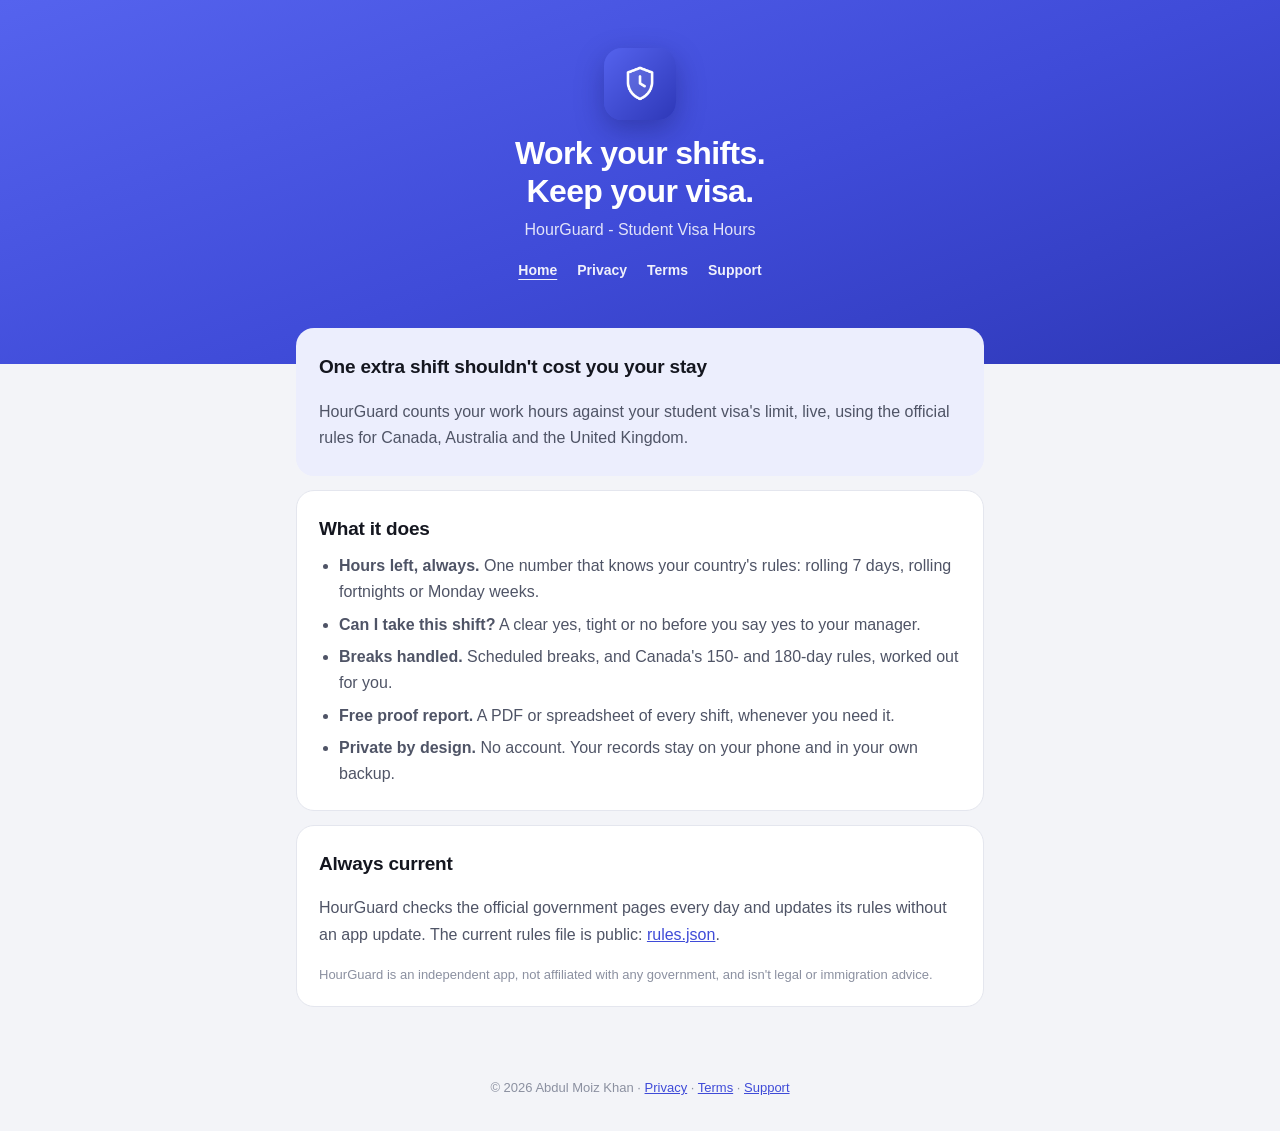
<file: hourguard/index.html>
<!DOCTYPE html>
<html lang="en">
<head>
<meta charset="utf-8">
<meta name="viewport" content="width=device-width, initial-scale=1">
<title>HourGuard - Student Visa Hours</title>
<meta name="description" content="HourGuard counts international students' work hours against their visa limit, live, for Canada, Australia and the UK.">
<link rel="icon" href="icon.png">
<link rel="stylesheet" href="style.css">
</head>
<body>
<header class="hero">
  <img class="tile" src="icon.png" alt="HourGuard icon">
  <h1>Work your shifts.<br>Keep your visa.</h1>
  <p>HourGuard - Student Visa Hours</p>
  <nav style="margin-top:16px"><a href="./" aria-current="page">Home</a><a href="privacy.html">Privacy</a><a href="terms.html">Terms</a><a href="support.html">Support</a></nav>
</header>

<main>
  <section class="card summary">
    <h2>One extra shift shouldn't cost you your stay</h2>
    <p>HourGuard counts your work hours against your student visa's limit, live, using the official rules for Canada, Australia and the United Kingdom.</p>
  </section>

  <section class="card">
    <h2>What it does</h2>
    <ul>
      <li><strong>Hours left, always.</strong> One number that knows your country's rules: rolling 7 days, rolling fortnights or Monday weeks.</li>
      <li><strong>Can I take this shift?</strong> A clear yes, tight or no before you say yes to your manager.</li>
      <li><strong>Breaks handled.</strong> Scheduled breaks, and Canada's 150- and 180-day rules, worked out for you.</li>
      <li><strong>Free proof report.</strong> A PDF or spreadsheet of every shift, whenever you need it.</li>
      <li><strong>Private by design.</strong> No account. Your records stay on your phone and in your own backup.</li>
    </ul>
  </section>

  <section class="card">
    <h2>Always current</h2>
    <p>HourGuard checks the official government pages every day and updates its rules without an app update. The current rules file is public: <a href="rules.json">rules.json</a>.</p>
    <p class="meta">HourGuard is an independent app, not affiliated with any government, and isn't legal or immigration advice.</p>
  </section>
</main>

<footer>&copy; 2026 Abdul Moiz Khan &middot; <a href="privacy.html">Privacy</a> &middot; <a href="terms.html">Terms</a> &middot; <a href="support.html">Support</a></footer>
</body>
</html>
</file>
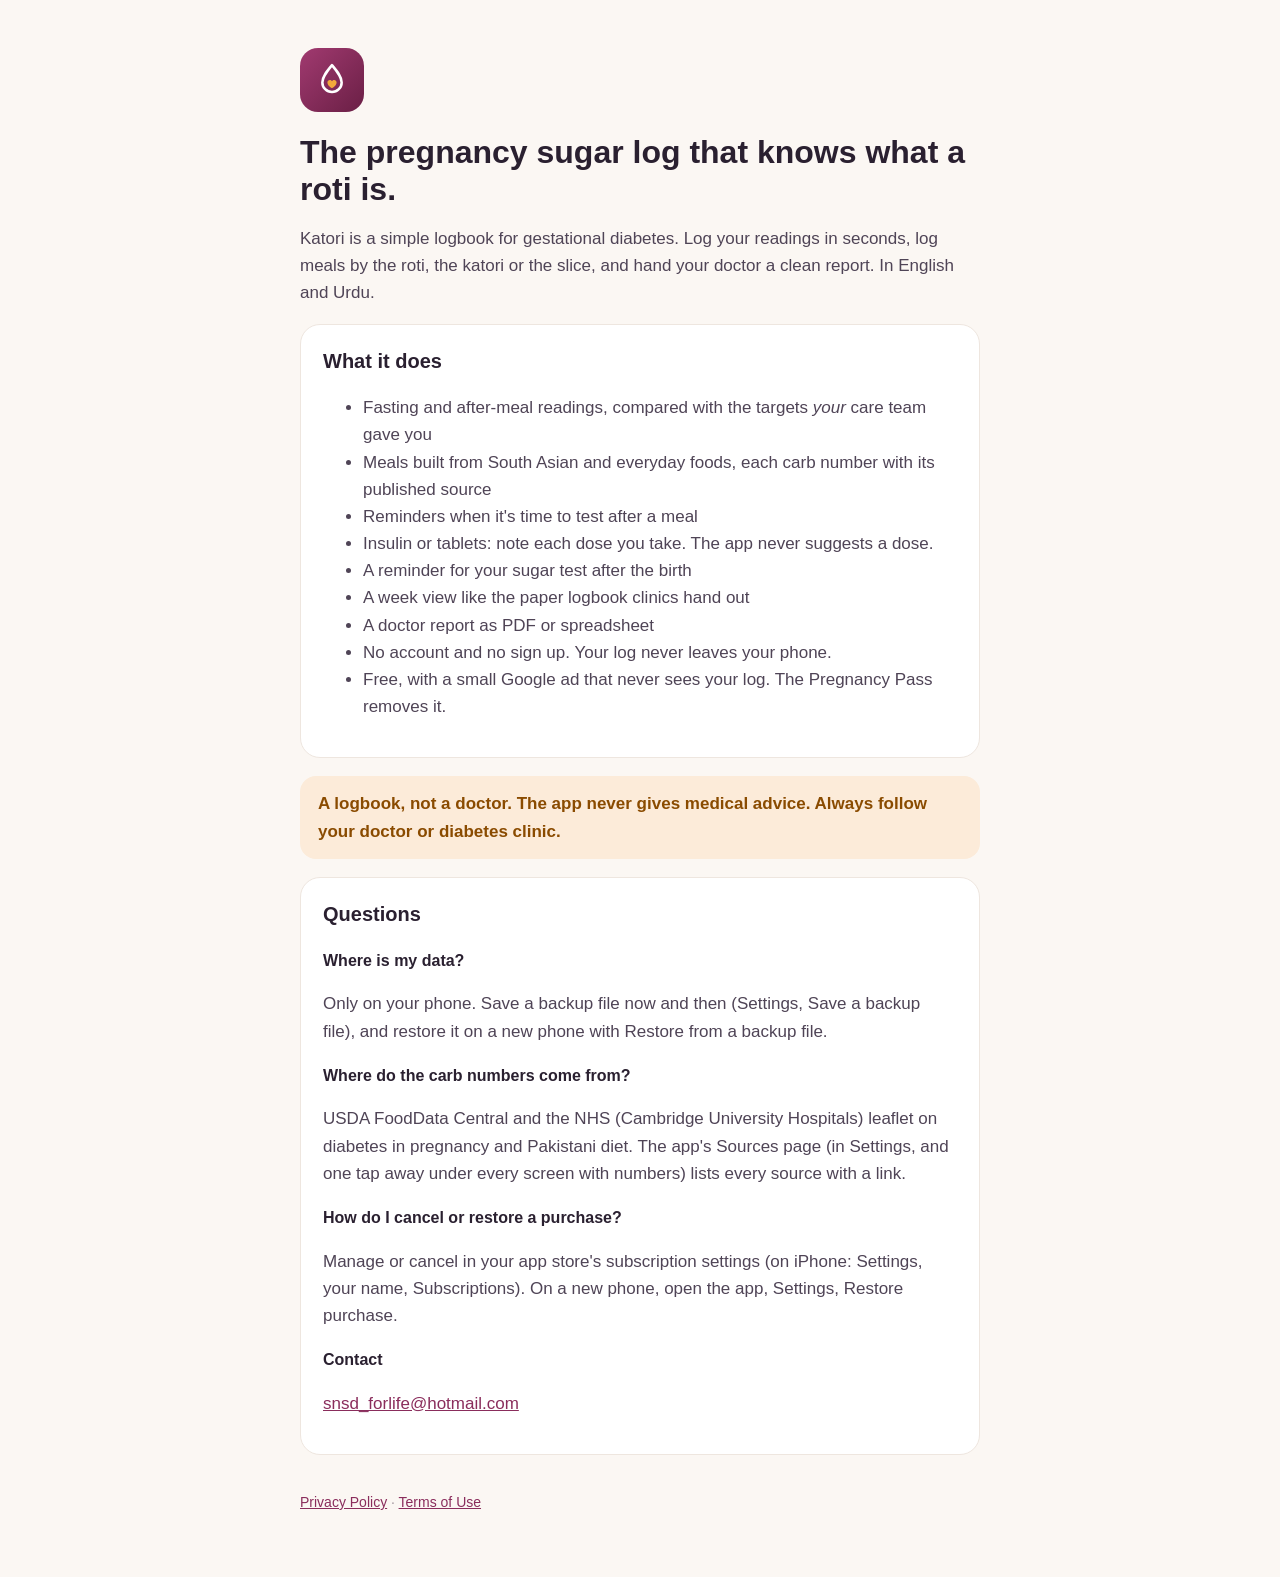
<file: katori/index.html>
<!doctype html>
<html lang="en">
<head>
<meta charset="utf-8">
<meta name="viewport" content="width=device-width, initial-scale=1">
<title>Katori: pregnancy glucose logbook</title>
<link rel="stylesheet" href="style.css">
</head>
<body>
<main>
  <div class="logo"><svg width="38" height="38" viewBox="0 0 24 24"><path d="M12 2.6c3.4 4.1 6.1 7.4 6.1 10.9a6.1 6.1 0 0 1-12.2 0C5.9 10 8.6 6.7 12 2.6z" fill="none" stroke="#fff" stroke-width="1.6" stroke-linejoin="round"/><path d="M12 17.2c-.2 0-2.9-1.7-2.9-3.6 0-.9.7-1.6 1.5-1.6.6 0 1.1.3 1.4.8.3-.5.8-.8 1.4-.8.8 0 1.5.7 1.5 1.6 0 1.9-2.7 3.6-2.9 3.6z" fill="#F2A93B"/></svg></div>
  <h1>The pregnancy sugar log that knows what a roti is.</h1>
  <p>Katori is a simple logbook for gestational diabetes. Log your readings in seconds, log meals by the roti, the katori or the slice, and hand your doctor a clean report. In English and Urdu.</p>

  <section class="card">
    <h2>What it does</h2>
    <ul>
      <li>Fasting and after-meal readings, compared with the targets <em>your</em> care team gave you</li>
      <li>Meals built from South Asian and everyday foods, each carb number with its published source</li>
      <li>Reminders when it's time to test after a meal</li>
      <li>Insulin or tablets: note each dose you take. The app never suggests a dose.</li>
      <li>A reminder for your sugar test after the birth</li>
      <li>A week view like the paper logbook clinics hand out</li>
      <li>A doctor report as PDF or spreadsheet</li>
      <li>No account and no sign up. Your log never leaves your phone.</li>
      <li>Free, with a small Google ad that never sees your log. The Pregnancy Pass removes it.</li>
    </ul>
  </section>

  <p class="note">A logbook, not a doctor. The app never gives medical advice. Always follow your doctor or diabetes clinic.</p>

  <section class="card">
    <h2>Questions</h2>
    <h3>Where is my data?</h3>
    <p>Only on your phone. Save a backup file now and then (Settings, Save a backup file), and restore it on a new phone with Restore from a backup file.</p>
    <h3>Where do the carb numbers come from?</h3>
    <p>USDA FoodData Central and the NHS (Cambridge University Hospitals) leaflet on diabetes in pregnancy and Pakistani diet. The app's Sources page (in Settings, and one tap away under every screen with numbers) lists every source with a link.</p>
    <h3>How do I cancel or restore a purchase?</h3>
    <p>Manage or cancel in your app store's subscription settings (on iPhone: Settings, your name, Subscriptions). On a new phone, open the app, Settings, Restore purchase.</p>
    <h3>Contact</h3>
    <p><a href="mailto:snsd_forlife@hotmail.com">snsd_forlife@hotmail.com</a></p>
  </section>

  <footer><a href="privacy.html">Privacy Policy</a> · <a href="terms.html">Terms of Use</a></footer>
</main>
</body>
</html>
</file>
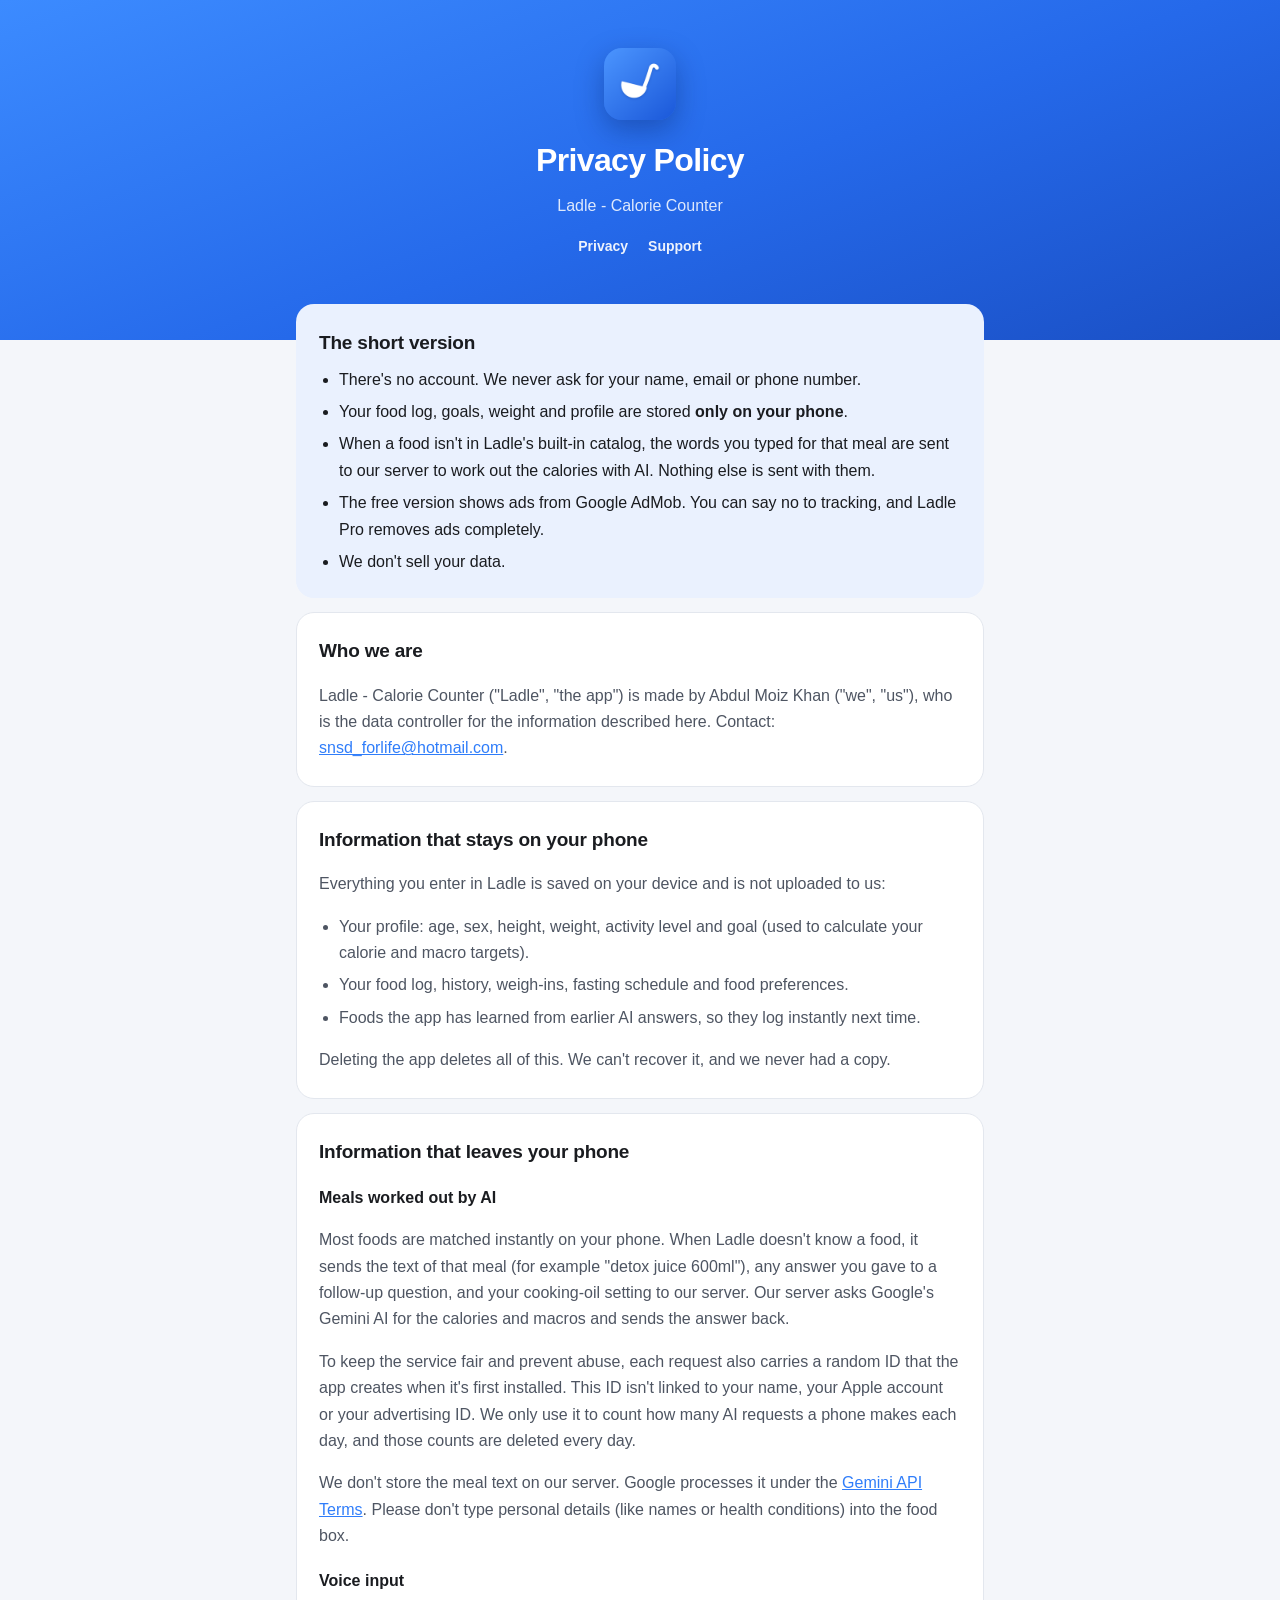
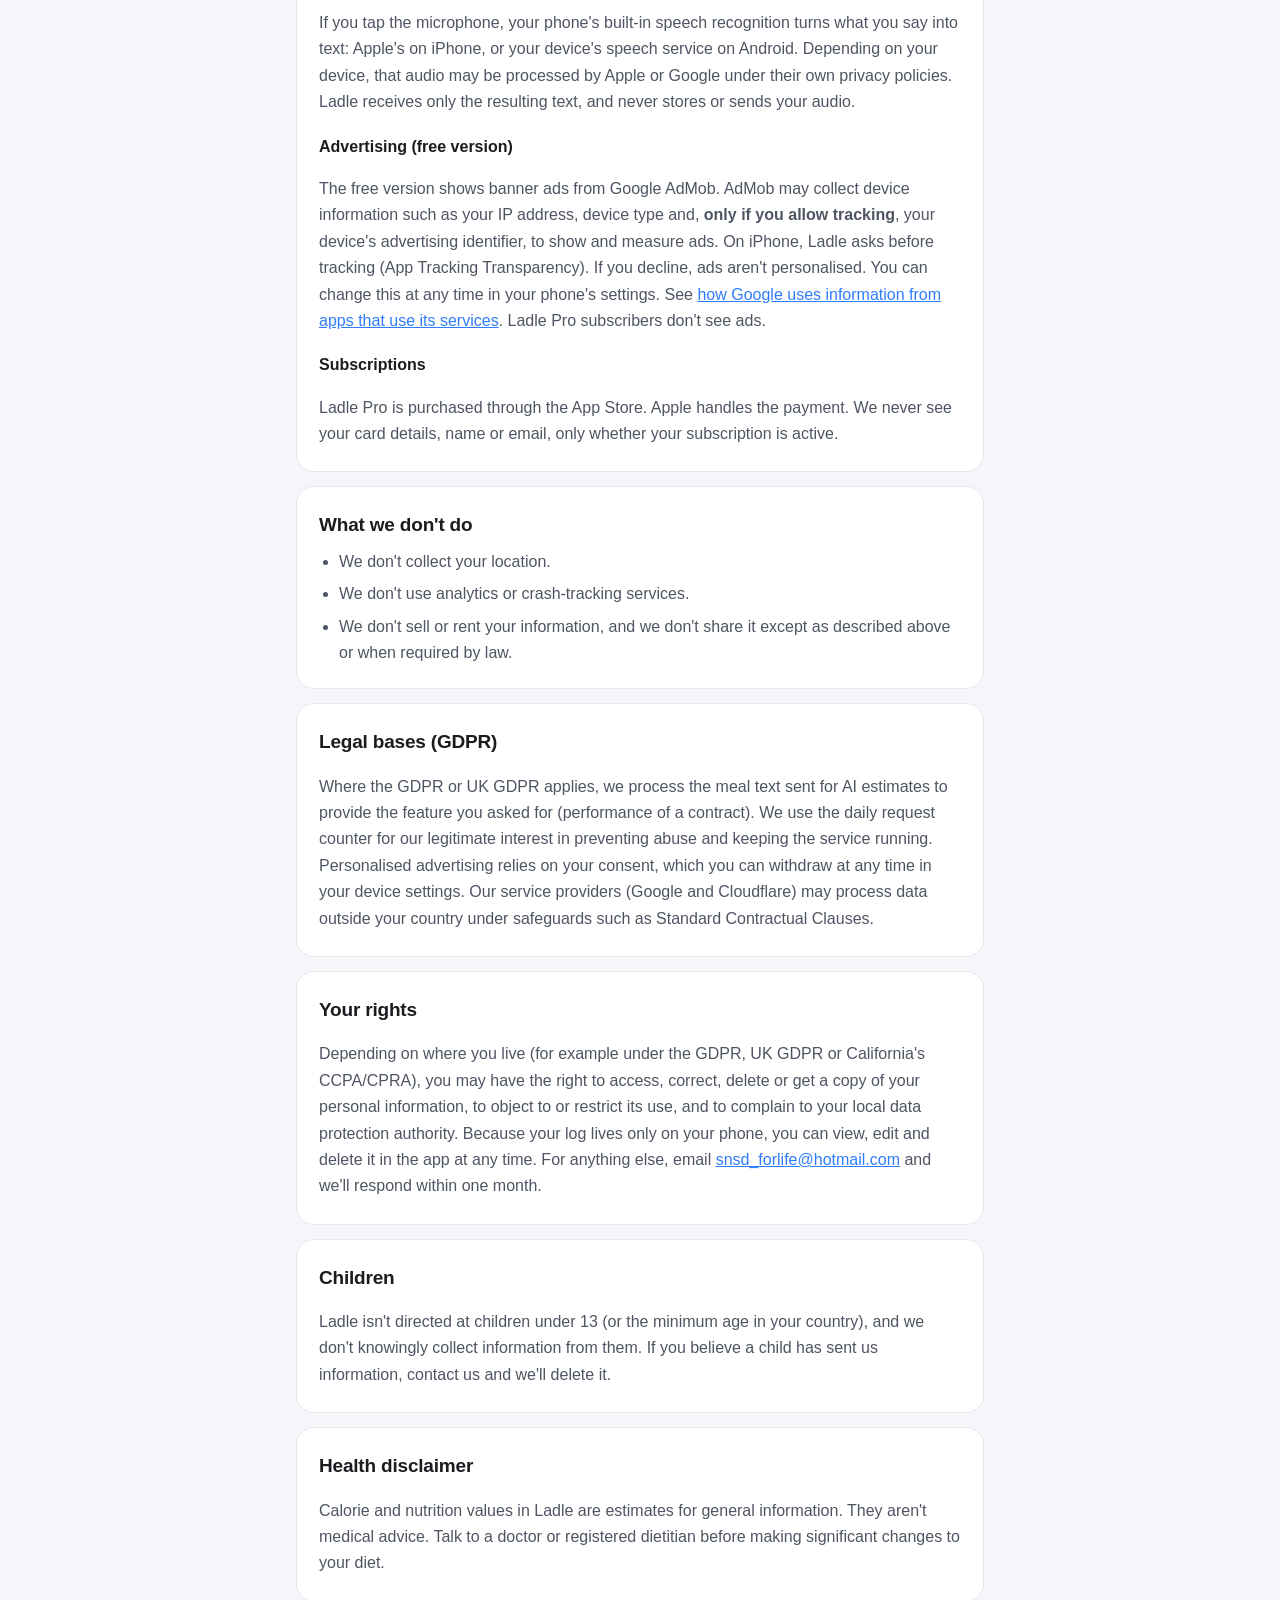
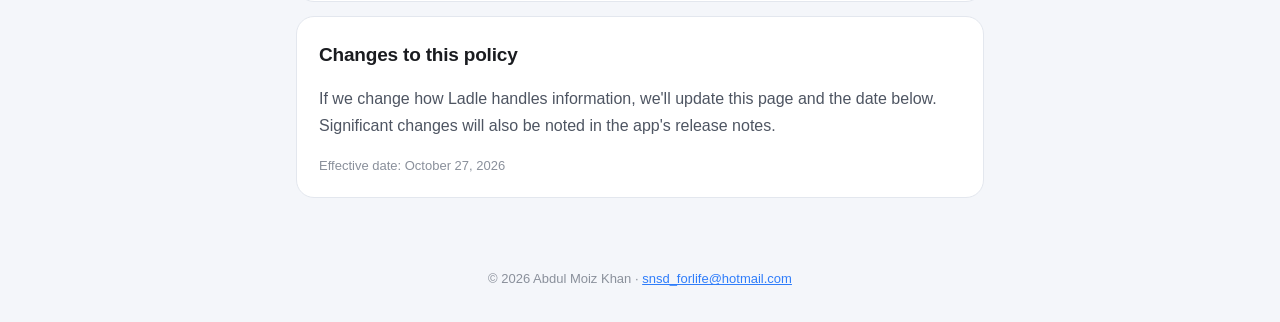
<file: ladle/index.html>
<!DOCTYPE html>
<html lang="en">
<head>
<meta charset="utf-8">
<meta name="viewport" content="width=device-width, initial-scale=1">
<title>Ladle Privacy Policy</title>
<meta name="description" content="How Ladle - Calorie Counter handles your information.">
<link rel="icon" href="icon.png">
<link rel="stylesheet" href="style.css">
</head>
<body>
<header class="hero">
  <img class="tile" src="icon.png" alt="Ladle icon">
  <h1>Privacy Policy</h1>
  <p>Ladle - Calorie Counter</p>
  <nav style="margin-top:16px"><a href="./">Privacy</a><a href="support.html">Support</a></nav>
</header>

<main>
  <section class="card summary">
    <h2>The short version</h2>
    <ul>
      <li>There's no account. We never ask for your name, email or phone number.</li>
      <li>Your food log, goals, weight and profile are stored <strong>only on your phone</strong>.</li>
      <li>When a food isn't in Ladle's built-in catalog, the words you typed for that meal are sent to our server to work out the calories with AI. Nothing else is sent with them.</li>
      <li>The free version shows ads from Google AdMob. You can say no to tracking, and Ladle Pro removes ads completely.</li>
      <li>We don't sell your data.</li>
    </ul>
  </section>

  <section class="card">
    <h2>Who we are</h2>
    <p>Ladle - Calorie Counter ("Ladle", "the app") is made by Abdul Moiz Khan ("we", "us"), who is the data controller for the information described here. Contact: <a href="mailto:snsd_forlife@hotmail.com">snsd_forlife@hotmail.com</a>.</p>
  </section>

  <section class="card">
    <h2>Information that stays on your phone</h2>
    <p>Everything you enter in Ladle is saved on your device and is not uploaded to us:</p>
    <ul>
      <li>Your profile: age, sex, height, weight, activity level and goal (used to calculate your calorie and macro targets).</li>
      <li>Your food log, history, weigh-ins, fasting schedule and food preferences.</li>
      <li>Foods the app has learned from earlier AI answers, so they log instantly next time.</li>
    </ul>
    <p>Deleting the app deletes all of this. We can't recover it, and we never had a copy.</p>
  </section>

  <section class="card">
    <h2>Information that leaves your phone</h2>

    <h3>Meals worked out by AI</h3>
    <p>Most foods are matched instantly on your phone. When Ladle doesn't know a food, it sends the text of that meal (for example "detox juice 600ml"), any answer you gave to a follow-up question, and your cooking-oil setting to our server. Our server asks Google's Gemini AI for the calories and macros and sends the answer back.</p>
    <p>To keep the service fair and prevent abuse, each request also carries a random ID that the app creates when it's first installed. This ID isn't linked to your name, your Apple account or your advertising ID. We only use it to count how many AI requests a phone makes each day, and those counts are deleted every day.</p>
    <p>We don't store the meal text on our server. Google processes it under the <a href="https://ai.google.dev/gemini-api/terms" target="_blank" rel="noopener">Gemini API Terms</a>. Please don't type personal details (like names or health conditions) into the food box.</p>

    <h3>Voice input</h3>
    <p>If you tap the microphone, your phone's built-in speech recognition turns what you say into text: Apple's on iPhone, or your device's speech service on Android. Depending on your device, that audio may be processed by Apple or Google under their own privacy policies. Ladle receives only the resulting text, and never stores or sends your audio.</p>

    <h3>Advertising (free version)</h3>
    <p>The free version shows banner ads from Google AdMob. AdMob may collect device information such as your IP address, device type and, <strong>only if you allow tracking</strong>, your device's advertising identifier, to show and measure ads. On iPhone, Ladle asks before tracking (App Tracking Transparency). If you decline, ads aren't personalised. You can change this at any time in your phone's settings. See <a href="https://policies.google.com/technologies/partner-sites" target="_blank" rel="noopener">how Google uses information from apps that use its services</a>. Ladle Pro subscribers don't see ads.</p>

    <h3>Subscriptions</h3>
    <p>Ladle Pro is purchased through the App Store. Apple handles the payment. We never see your card details, name or email, only whether your subscription is active.</p>
  </section>

  <section class="card">
    <h2>What we don't do</h2>
    <ul>
      <li>We don't collect your location.</li>
      <li>We don't use analytics or crash-tracking services.</li>
      <li>We don't sell or rent your information, and we don't share it except as described above or when required by law.</li>
    </ul>
  </section>

  <section class="card">
    <h2>Legal bases (GDPR)</h2>
    <p>Where the GDPR or UK GDPR applies, we process the meal text sent for AI estimates to provide the feature you asked for (performance of a contract). We use the daily request counter for our legitimate interest in preventing abuse and keeping the service running. Personalised advertising relies on your consent, which you can withdraw at any time in your device settings. Our service providers (Google and Cloudflare) may process data outside your country under safeguards such as Standard Contractual Clauses.</p>
  </section>

  <section class="card">
    <h2>Your rights</h2>
    <p>Depending on where you live (for example under the GDPR, UK GDPR or California's CCPA/CPRA), you may have the right to access, correct, delete or get a copy of your personal information, to object to or restrict its use, and to complain to your local data protection authority. Because your log lives only on your phone, you can view, edit and delete it in the app at any time. For anything else, email <a href="mailto:snsd_forlife@hotmail.com">snsd_forlife@hotmail.com</a> and we'll respond within one month.</p>
  </section>

  <section class="card">
    <h2>Children</h2>
    <p>Ladle isn't directed at children under 13 (or the minimum age in your country), and we don't knowingly collect information from them. If you believe a child has sent us information, contact us and we'll delete it.</p>
  </section>

  <section class="card">
    <h2>Health disclaimer</h2>
    <p>Calorie and nutrition values in Ladle are estimates for general information. They aren't medical advice. Talk to a doctor or registered dietitian before making significant changes to your diet.</p>
  </section>

  <section class="card">
    <h2>Changes to this policy</h2>
    <p>If we change how Ladle handles information, we'll update this page and the date below. Significant changes will also be noted in the app's release notes.</p>
    <p class="meta">Effective date: October 27, 2026</p>
  </section>
</main>

<footer>&copy; 2026 Abdul Moiz Khan &middot; <a href="mailto:snsd_forlife@hotmail.com">snsd_forlife@hotmail.com</a></footer>
</body>
</html>
</file>
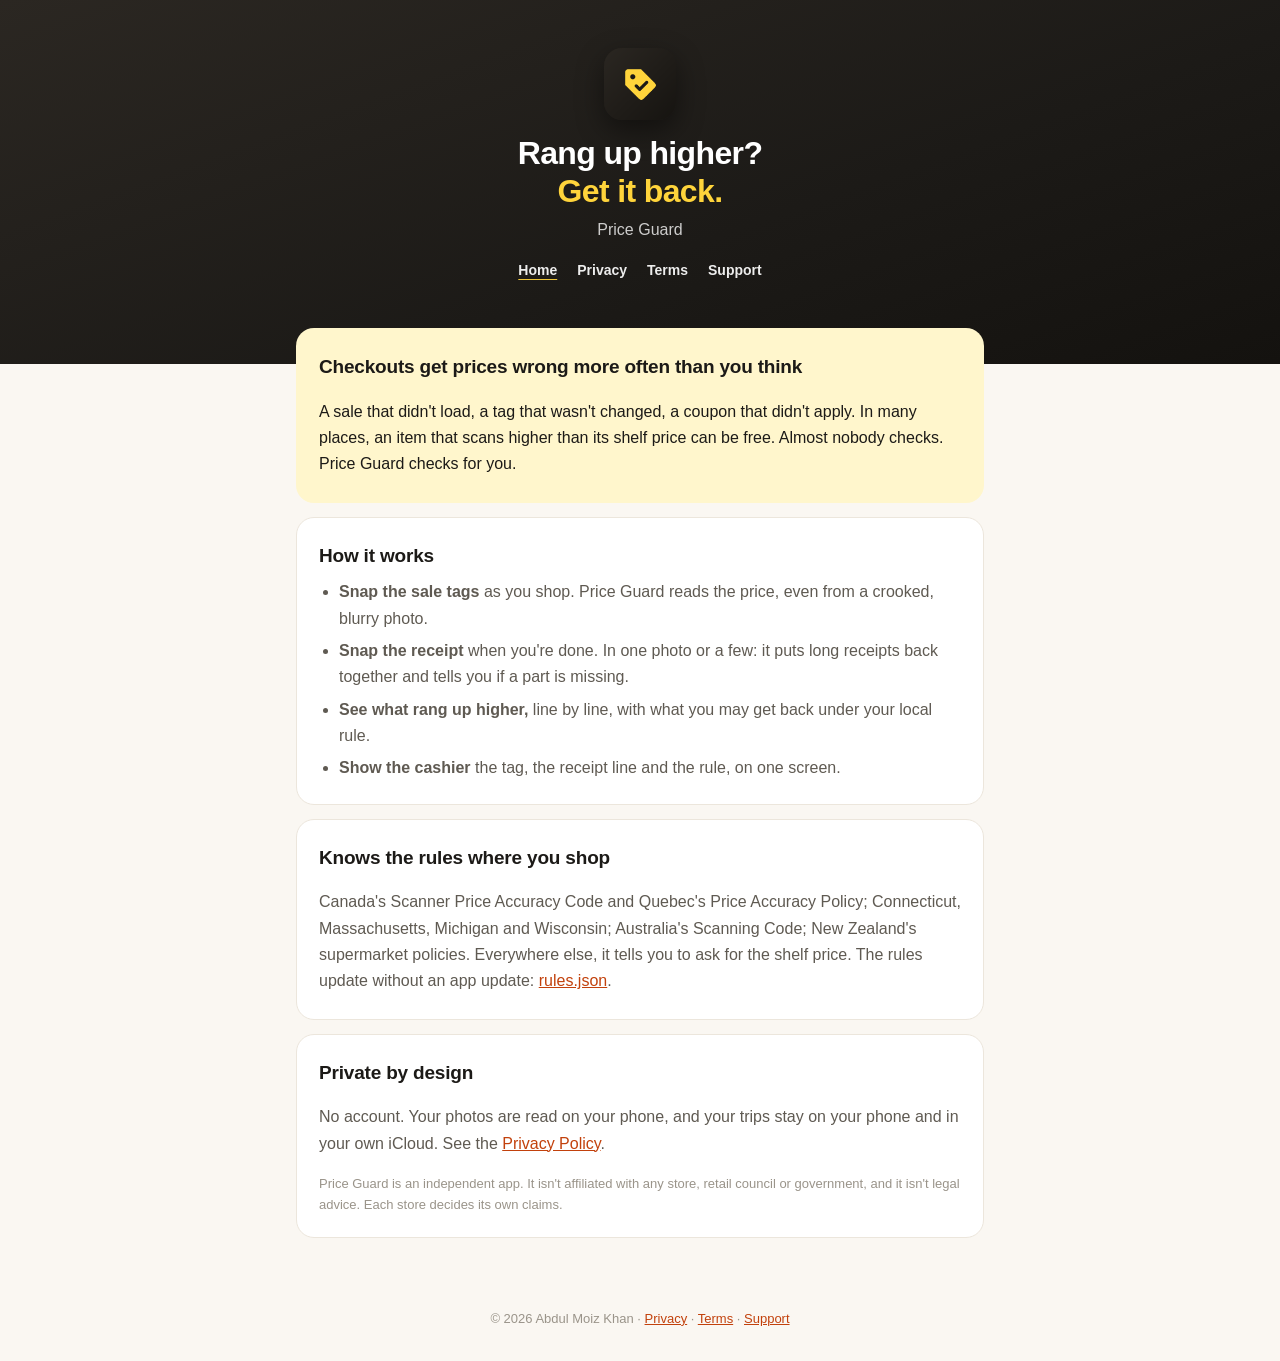
<file: priceguard/index.html>
<!DOCTYPE html>
<html lang="en">
<head>
<meta charset="utf-8">
<meta name="viewport" content="width=device-width, initial-scale=1">
<title>Price Guard: Overcharge Checker</title>
<meta name="description" content="Price Guard checks your grocery receipt against the shelf tags you photographed, and tells you what you may get back when something rang up higher.">
<link rel="icon" href="icon.png">
<link rel="apple-touch-icon" href="icon.png">
<link rel="stylesheet" href="style.css">
</head>
<body>
<header class="hero">
  <img class="tile" src="icon.png" alt="Price Guard icon">
  <h1>Rang up higher?<br><em>Get it back.</em></h1>
  <p>Price Guard</p>
  <nav style="margin-top:16px"><a href="./" aria-current="page">Home</a><a href="privacy.html">Privacy</a><a href="terms.html">Terms</a><a href="support.html">Support</a></nav>
</header>

<main>
  <section class="card summary">
    <h2>Checkouts get prices wrong more often than you think</h2>
    <p>A sale that didn't load, a tag that wasn't changed, a coupon that didn't apply. In many places, an item that scans higher than its shelf price can be free. Almost nobody checks. Price Guard checks for you.</p>
  </section>

  <section class="card">
    <h2>How it works</h2>
    <ul>
      <li><strong>Snap the sale tags</strong> as you shop. Price Guard reads the price, even from a crooked, blurry photo.</li>
      <li><strong>Snap the receipt</strong> when you're done. In one photo or a few: it puts long receipts back together and tells you if a part is missing.</li>
      <li><strong>See what rang up higher,</strong> line by line, with what you may get back under your local rule.</li>
      <li><strong>Show the cashier</strong> the tag, the receipt line and the rule, on one screen.</li>
    </ul>
  </section>

  <section class="card">
    <h2>Knows the rules where you shop</h2>
    <p>Canada's Scanner Price Accuracy Code and Quebec's Price Accuracy Policy; Connecticut, Massachusetts, Michigan and Wisconsin; Australia's Scanning Code; New Zealand's supermarket policies. Everywhere else, it tells you to ask for the shelf price. The rules update without an app update: <a href="rules.json">rules.json</a>.</p>
  </section>

  <section class="card">
    <h2>Private by design</h2>
    <p>No account. Your photos are read on your phone, and your trips stay on your phone and in your own iCloud. See the <a href="privacy.html">Privacy Policy</a>.</p>
    <p class="meta">Price Guard is an independent app. It isn't affiliated with any store, retail council or government, and it isn't legal advice. Each store decides its own claims.</p>
  </section>
</main>

<footer>&copy; 2026 Abdul Moiz Khan &middot; <a href="privacy.html">Privacy</a> &middot; <a href="terms.html">Terms</a> &middot; <a href="support.html">Support</a></footer>
</body>
</html>
</file>
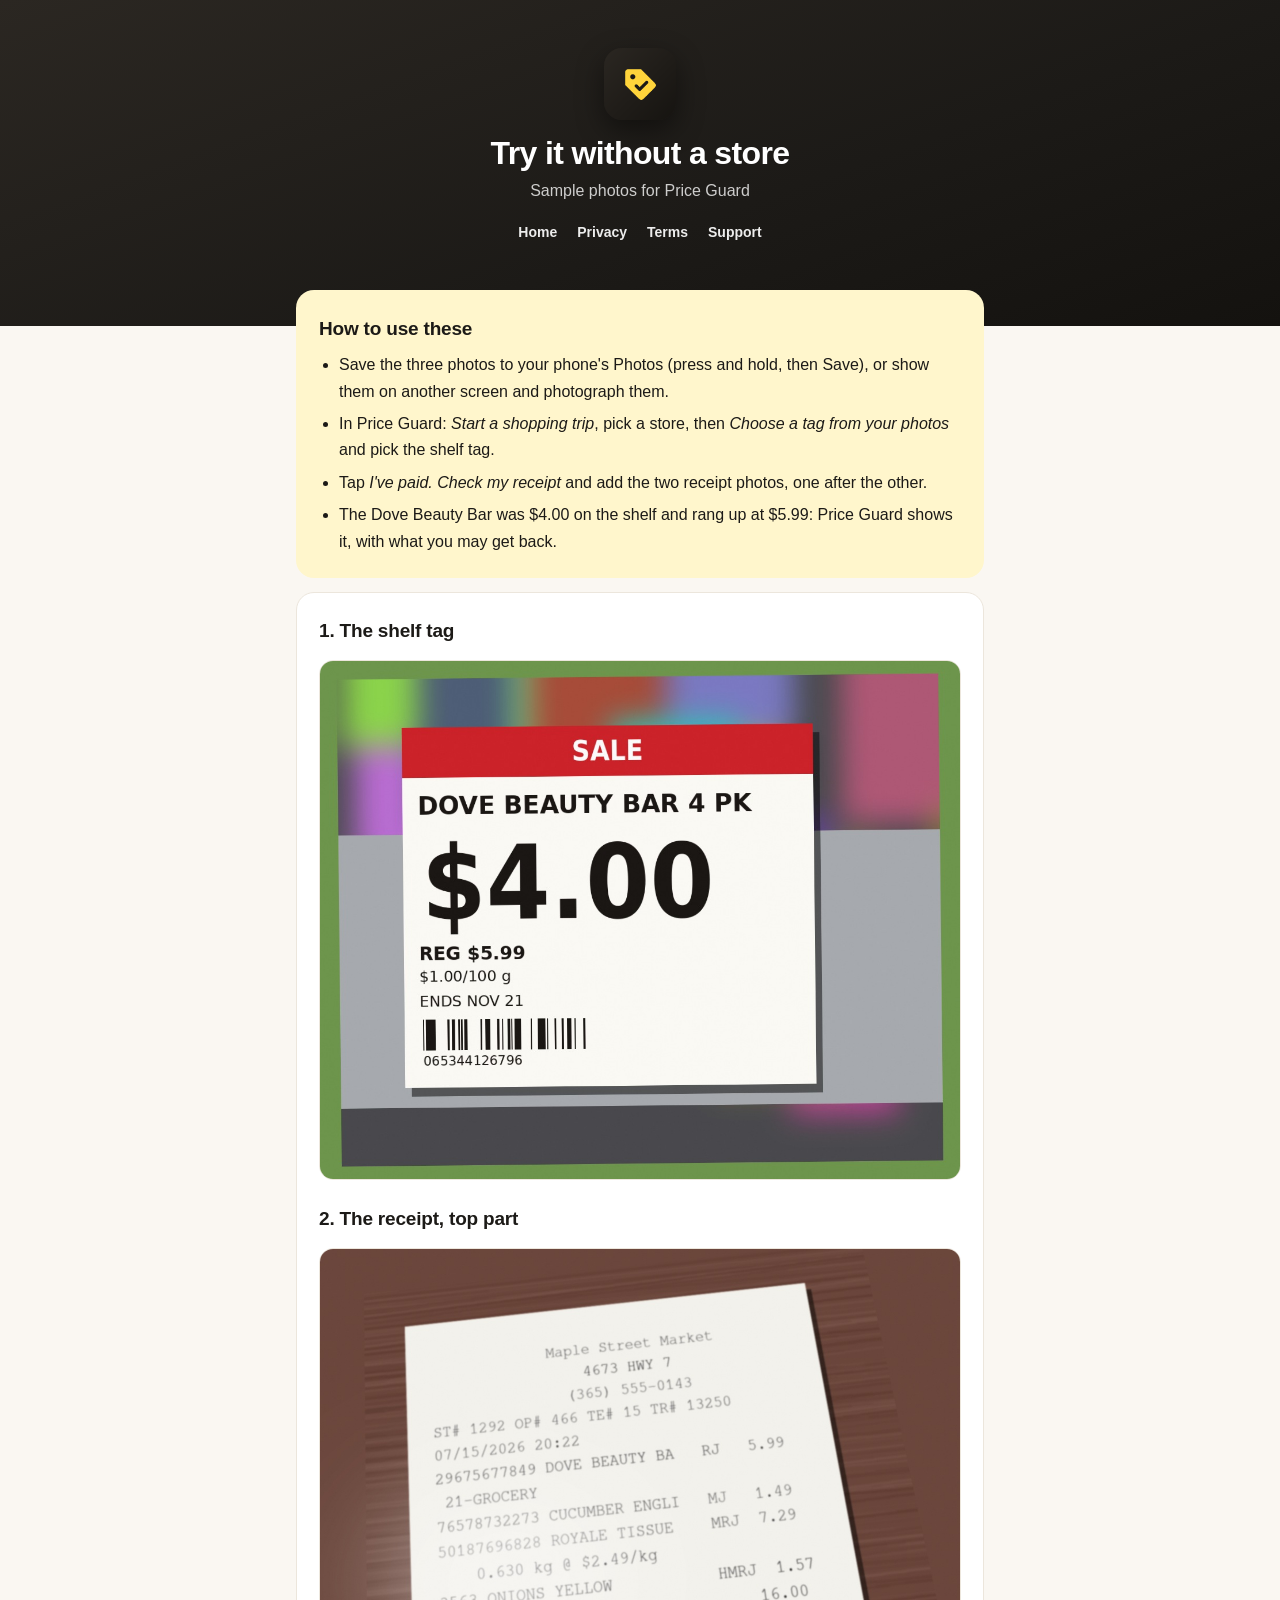
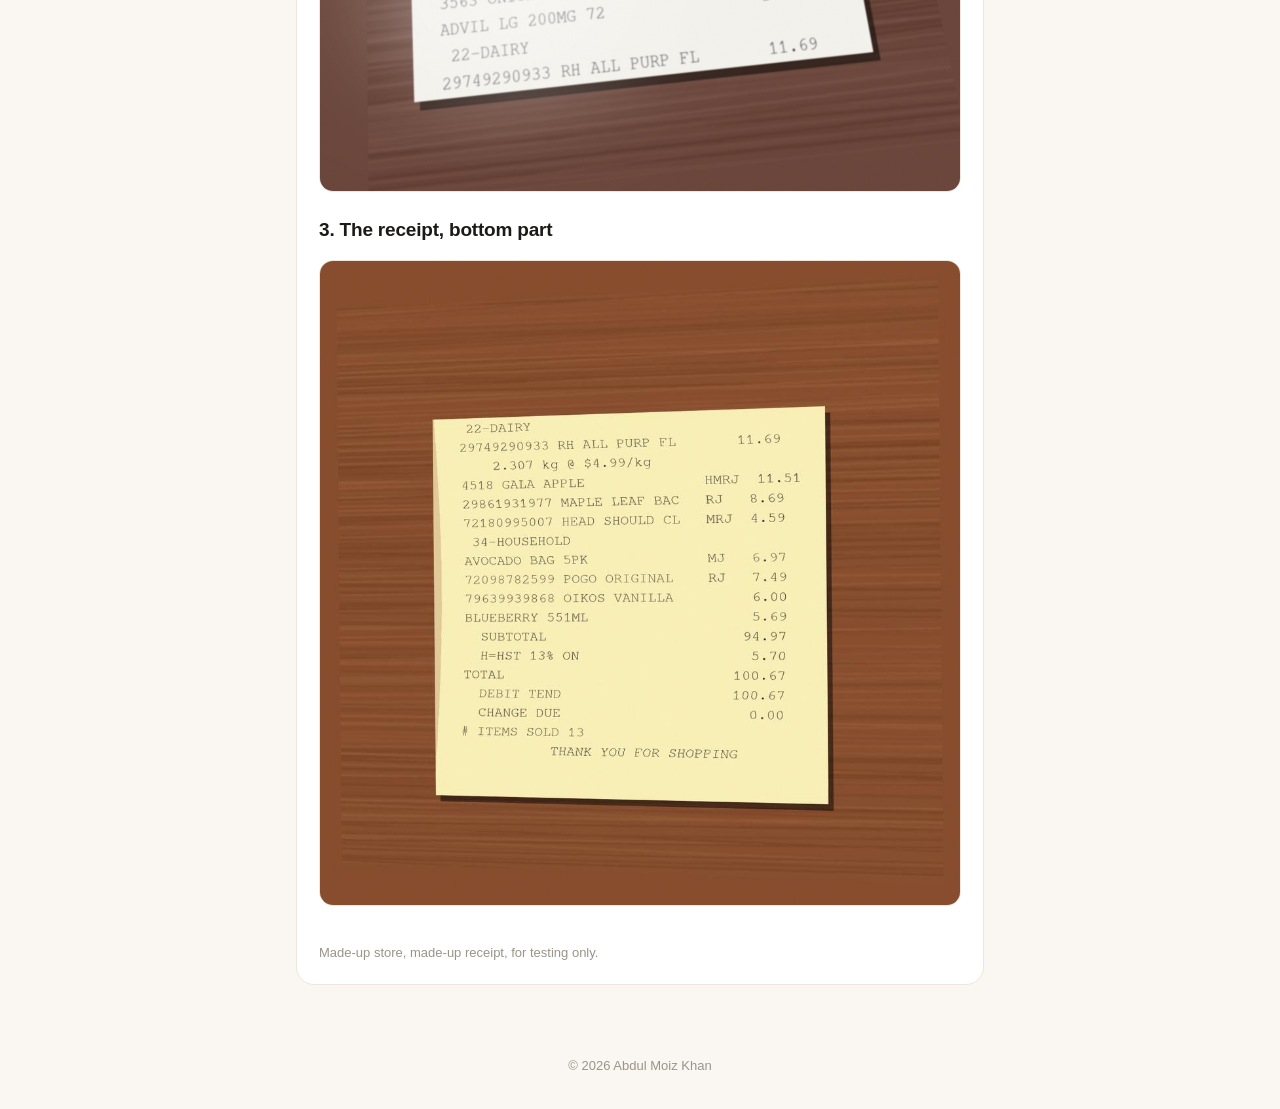
<file: priceguard/review/index.html>
<!DOCTYPE html>
<html lang="en">
<head>
<meta charset="utf-8">
<meta name="viewport" content="width=device-width, initial-scale=1">
<title>Price Guard Sample Photos</title>
<meta name="description" content="Sample shelf tag and receipt photos for trying Price Guard without a store visit.">
<link rel="icon" href="../icon.png">
<link rel="stylesheet" href="../style.css">
<style>.shot { width: 100%; border-radius: 14px; border: 1px solid var(--line); margin: 6px 0 14px; }</style>
</head>
<body>
<header class="hero">
  <img class="tile" src="../icon.png" alt="Price Guard icon">
  <h1>Try it without a store</h1>
  <p>Sample photos for Price Guard</p>
  <nav style="margin-top:16px"><a href="../">Home</a><a href="../privacy.html">Privacy</a><a href="../terms.html">Terms</a><a href="../support.html">Support</a></nav>
</header>
<main>
  <section class="card summary">
    <h2>How to use these</h2>
    <ul>
      <li>Save the three photos to your phone's Photos (press and hold, then Save), or show them on another screen and photograph them.</li>
      <li>In Price Guard: <em>Start a shopping trip</em>, pick a store, then <em>Choose a tag from your photos</em> and pick the shelf tag.</li>
      <li>Tap <em>I've paid. Check my receipt</em> and add the two receipt photos, one after the other.</li>
      <li>The Dove Beauty Bar was $4.00 on the shelf and rang up at $5.99: Price Guard shows it, with what you may get back.</li>
    </ul>
  </section>
  <section class="card">
    <h2>1. The shelf tag</h2>
    <img class="shot" src="tag.jpg" alt="Shelf tag: Dove Beauty Bar 4 PK, $4.00">
    <h2>2. The receipt, top part</h2>
    <img class="shot" src="receipt_1.jpg" alt="Receipt photo, top part">
    <h2>3. The receipt, bottom part</h2>
    <img class="shot" src="receipt_2.jpg" alt="Receipt photo, bottom part">
    <p class="meta">Made-up store, made-up receipt, for testing only.</p>
  </section>
</main>
<footer>&copy; 2026 Abdul Moiz Khan</footer>
</body>
</html>
</file>
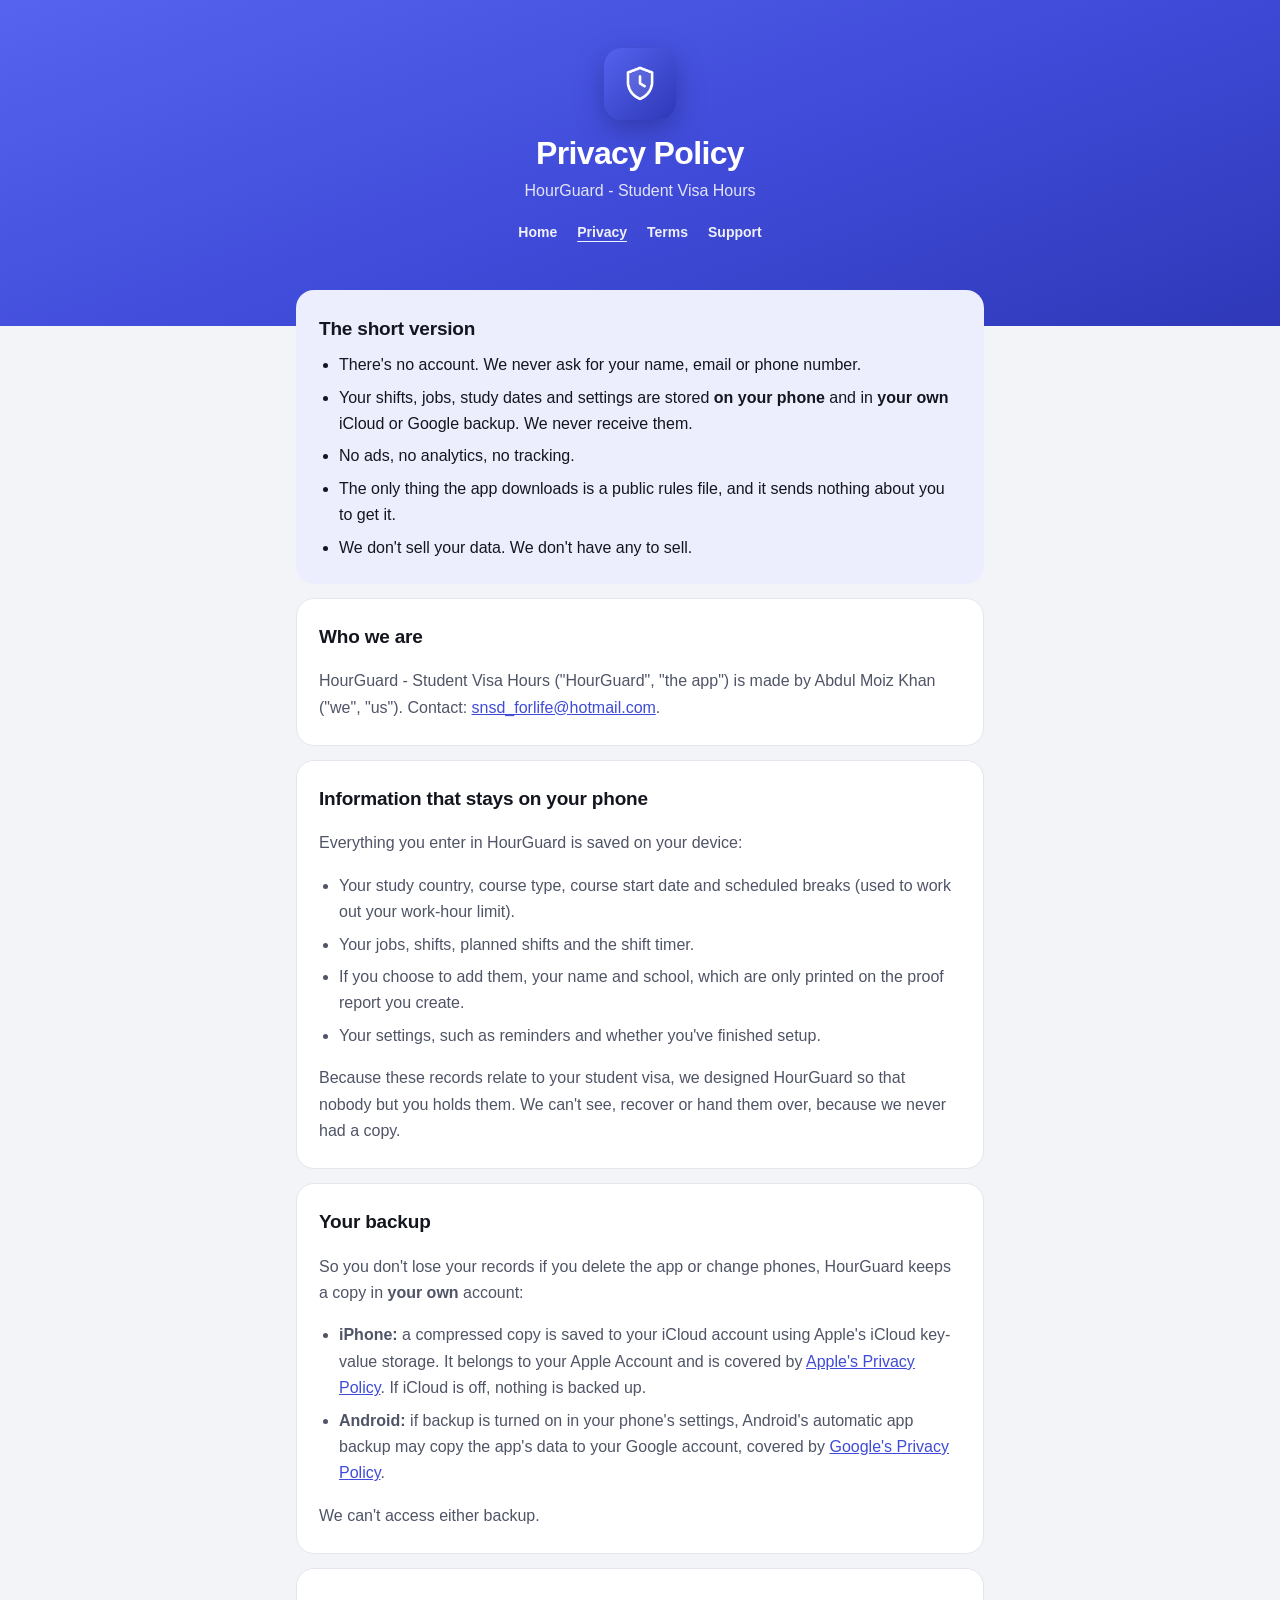
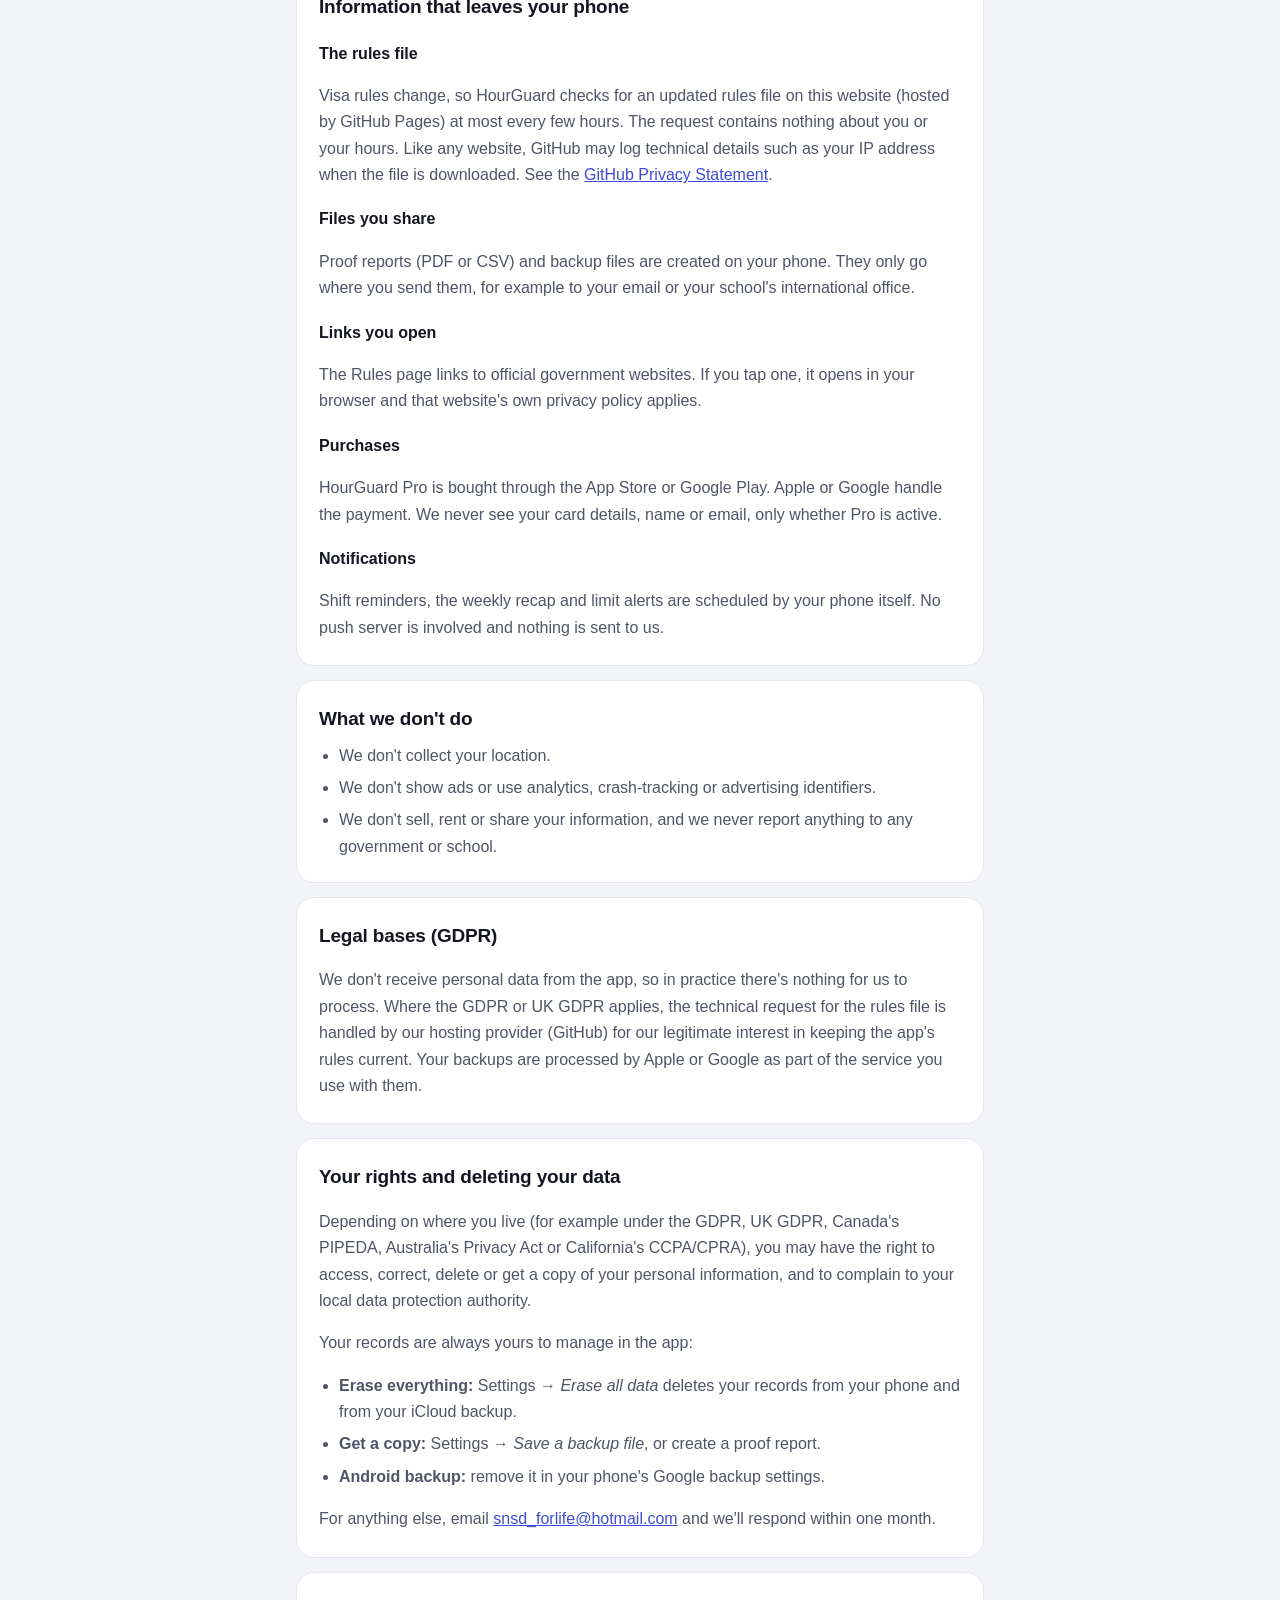
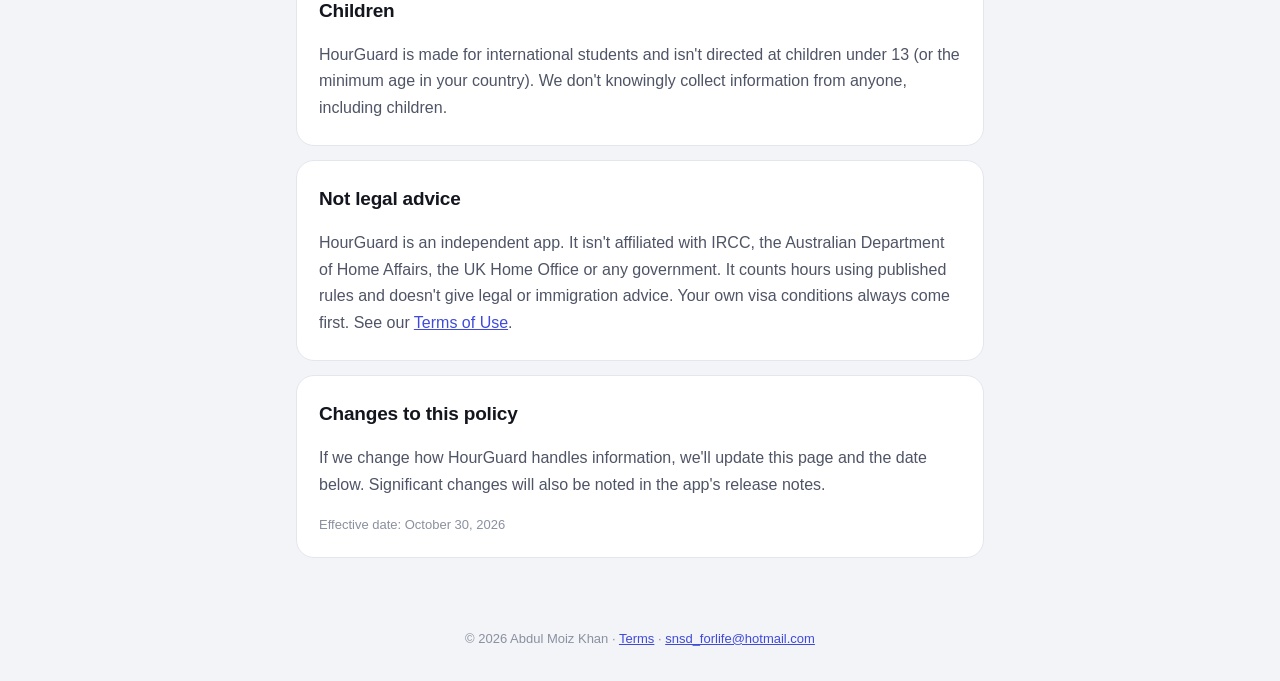
<file: hourguard/privacy.html>
<!DOCTYPE html>
<html lang="en">
<head>
<meta charset="utf-8">
<meta name="viewport" content="width=device-width, initial-scale=1">
<title>HourGuard Privacy Policy</title>
<meta name="description" content="How HourGuard - Student Visa Hours handles your information.">
<link rel="icon" href="icon.png">
<link rel="stylesheet" href="style.css">
</head>
<body>
<header class="hero">
  <img class="tile" src="icon.png" alt="HourGuard icon">
  <h1>Privacy Policy</h1>
  <p>HourGuard - Student Visa Hours</p>
  <nav style="margin-top:16px"><a href="./">Home</a><a href="privacy.html" aria-current="page">Privacy</a><a href="terms.html">Terms</a><a href="support.html">Support</a></nav>
</header>

<main>
  <section class="card summary">
    <h2>The short version</h2>
    <ul>
      <li>There's no account. We never ask for your name, email or phone number.</li>
      <li>Your shifts, jobs, study dates and settings are stored <strong>on your phone</strong> and in <strong>your own</strong> iCloud or Google backup. We never receive them.</li>
      <li>No ads, no analytics, no tracking.</li>
      <li>The only thing the app downloads is a public rules file, and it sends nothing about you to get it.</li>
      <li>We don't sell your data. We don't have any to sell.</li>
    </ul>
  </section>

  <section class="card">
    <h2>Who we are</h2>
    <p>HourGuard - Student Visa Hours ("HourGuard", "the app") is made by Abdul Moiz Khan ("we", "us"). Contact: <a href="mailto:snsd_forlife@hotmail.com">snsd_forlife@hotmail.com</a>.</p>
  </section>

  <section class="card">
    <h2>Information that stays on your phone</h2>
    <p>Everything you enter in HourGuard is saved on your device:</p>
    <ul>
      <li>Your study country, course type, course start date and scheduled breaks (used to work out your work-hour limit).</li>
      <li>Your jobs, shifts, planned shifts and the shift timer.</li>
      <li>If you choose to add them, your name and school, which are only printed on the proof report you create.</li>
      <li>Your settings, such as reminders and whether you've finished setup.</li>
    </ul>
    <p>Because these records relate to your student visa, we designed HourGuard so that nobody but you holds them. We can't see, recover or hand them over, because we never had a copy.</p>
  </section>

  <section class="card">
    <h2>Your backup</h2>
    <p>So you don't lose your records if you delete the app or change phones, HourGuard keeps a copy in <strong>your own</strong> account:</p>
    <ul>
      <li><strong>iPhone:</strong> a compressed copy is saved to your iCloud account using Apple's iCloud key-value storage. It belongs to your Apple Account and is covered by <a href="https://www.apple.com/legal/privacy/" target="_blank" rel="noopener">Apple's Privacy Policy</a>. If iCloud is off, nothing is backed up.</li>
      <li><strong>Android:</strong> if backup is turned on in your phone's settings, Android's automatic app backup may copy the app's data to your Google account, covered by <a href="https://policies.google.com/privacy" target="_blank" rel="noopener">Google's Privacy Policy</a>.</li>
    </ul>
    <p>We can't access either backup.</p>
  </section>

  <section class="card">
    <h2>Information that leaves your phone</h2>

    <h3>The rules file</h3>
    <p>Visa rules change, so HourGuard checks for an updated rules file on this website (hosted by GitHub Pages) at most every few hours. The request contains nothing about you or your hours. Like any website, GitHub may log technical details such as your IP address when the file is downloaded. See the <a href="https://docs.github.com/site-policy/privacy-policies/github-general-privacy-statement" target="_blank" rel="noopener">GitHub Privacy Statement</a>.</p>

    <h3>Files you share</h3>
    <p>Proof reports (PDF or CSV) and backup files are created on your phone. They only go where you send them, for example to your email or your school's international office.</p>

    <h3>Links you open</h3>
    <p>The Rules page links to official government websites. If you tap one, it opens in your browser and that website's own privacy policy applies.</p>

    <h3>Purchases</h3>
    <p>HourGuard Pro is bought through the App Store or Google Play. Apple or Google handle the payment. We never see your card details, name or email, only whether Pro is active.</p>

    <h3>Notifications</h3>
    <p>Shift reminders, the weekly recap and limit alerts are scheduled by your phone itself. No push server is involved and nothing is sent to us.</p>
  </section>

  <section class="card">
    <h2>What we don't do</h2>
    <ul>
      <li>We don't collect your location.</li>
      <li>We don't show ads or use analytics, crash-tracking or advertising identifiers.</li>
      <li>We don't sell, rent or share your information, and we never report anything to any government or school.</li>
    </ul>
  </section>

  <section class="card">
    <h2>Legal bases (GDPR)</h2>
    <p>We don't receive personal data from the app, so in practice there's nothing for us to process. Where the GDPR or UK GDPR applies, the technical request for the rules file is handled by our hosting provider (GitHub) for our legitimate interest in keeping the app's rules current. Your backups are processed by Apple or Google as part of the service you use with them.</p>
  </section>

  <section class="card">
    <h2>Your rights and deleting your data</h2>
    <p>Depending on where you live (for example under the GDPR, UK GDPR, Canada's PIPEDA, Australia's Privacy Act or California's CCPA/CPRA), you may have the right to access, correct, delete or get a copy of your personal information, and to complain to your local data protection authority.</p>
    <p>Your records are always yours to manage in the app:</p>
    <ul>
      <li><strong>Erase everything:</strong> Settings &rarr; <em>Erase all data</em> deletes your records from your phone and from your iCloud backup.</li>
      <li><strong>Get a copy:</strong> Settings &rarr; <em>Save a backup file</em>, or create a proof report.</li>
      <li><strong>Android backup:</strong> remove it in your phone's Google backup settings.</li>
    </ul>
    <p>For anything else, email <a href="mailto:snsd_forlife@hotmail.com">snsd_forlife@hotmail.com</a> and we'll respond within one month.</p>
  </section>

  <section class="card">
    <h2>Children</h2>
    <p>HourGuard is made for international students and isn't directed at children under 13 (or the minimum age in your country). We don't knowingly collect information from anyone, including children.</p>
  </section>

  <section class="card">
    <h2>Not legal advice</h2>
    <p>HourGuard is an independent app. It isn't affiliated with IRCC, the Australian Department of Home Affairs, the UK Home Office or any government. It counts hours using published rules and doesn't give legal or immigration advice. Your own visa conditions always come first. See our <a href="terms.html">Terms of Use</a>.</p>
  </section>

  <section class="card">
    <h2>Changes to this policy</h2>
    <p>If we change how HourGuard handles information, we'll update this page and the date below. Significant changes will also be noted in the app's release notes.</p>
    <p class="meta">Effective date: October 30, 2026</p>
  </section>
</main>

<footer>&copy; 2026 Abdul Moiz Khan &middot; <a href="terms.html">Terms</a> &middot; <a href="mailto:snsd_forlife@hotmail.com">snsd_forlife@hotmail.com</a></footer>
</body>
</html>
</file>
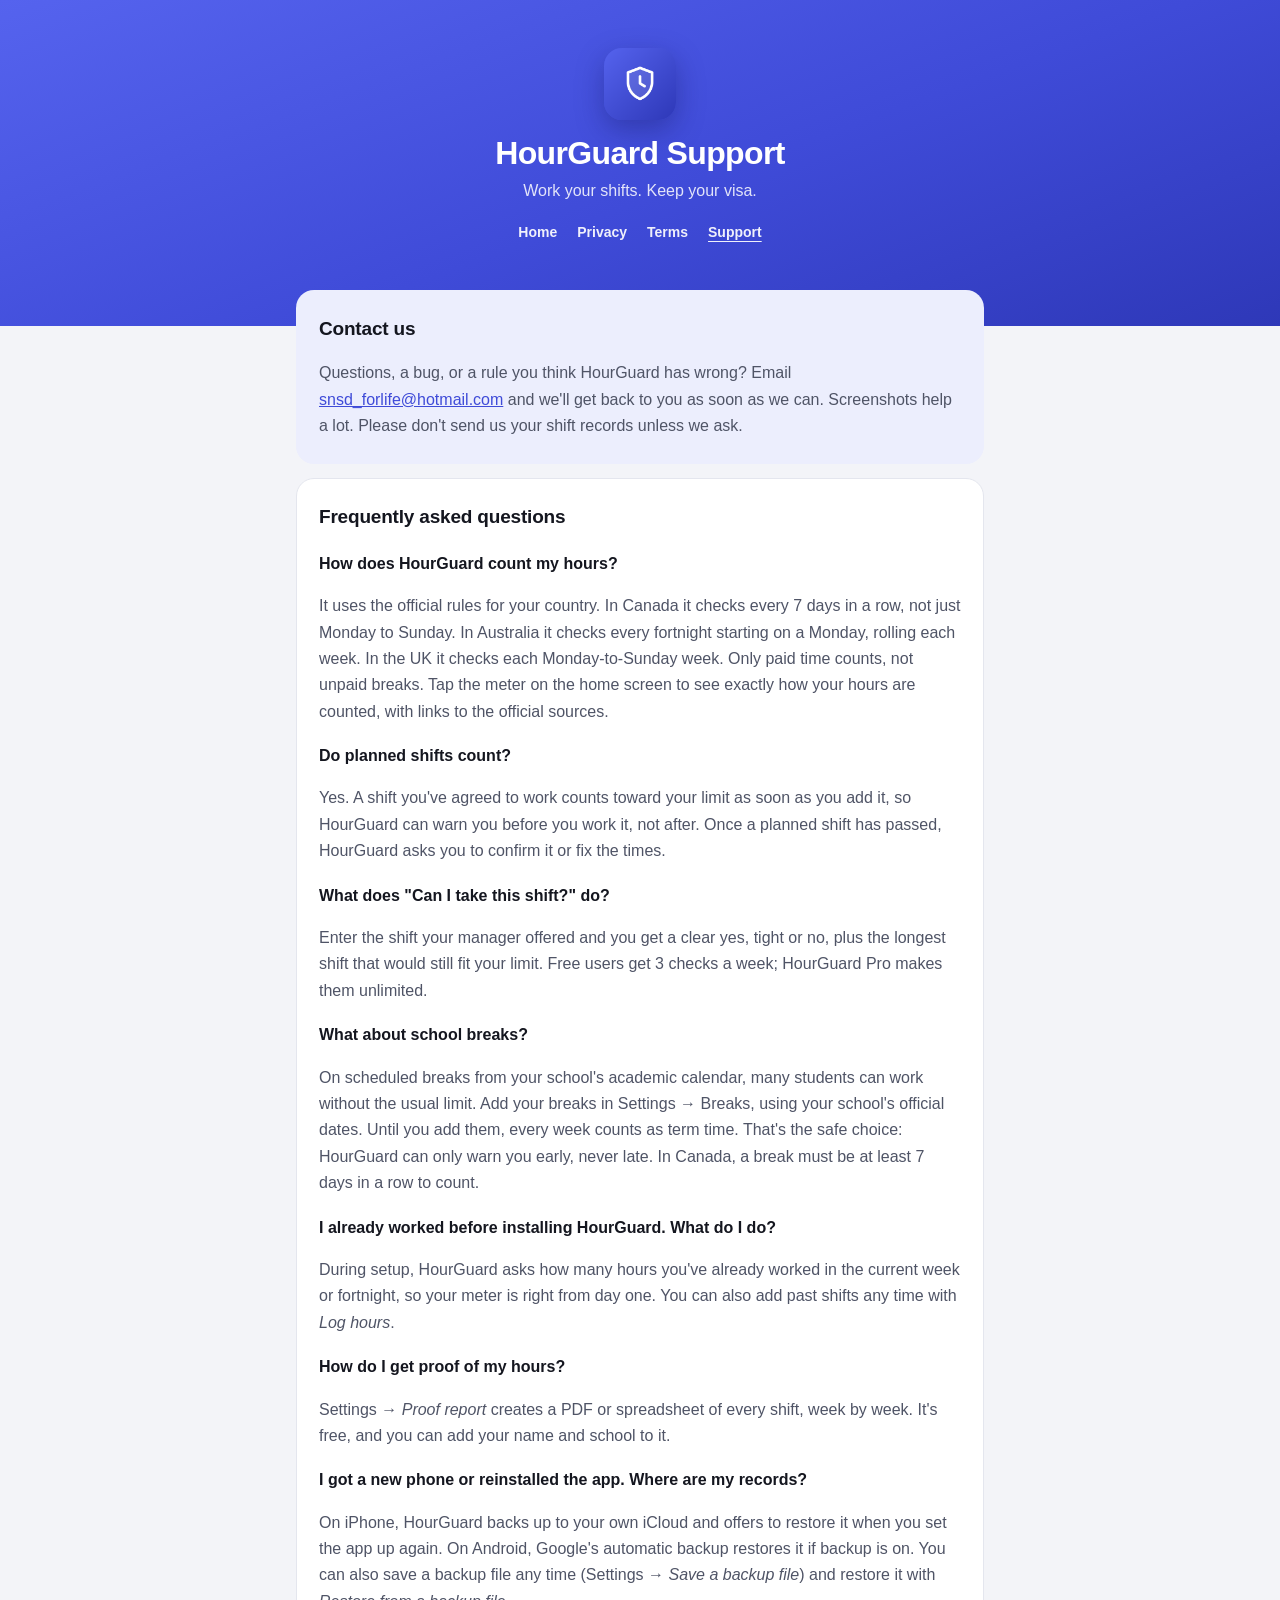
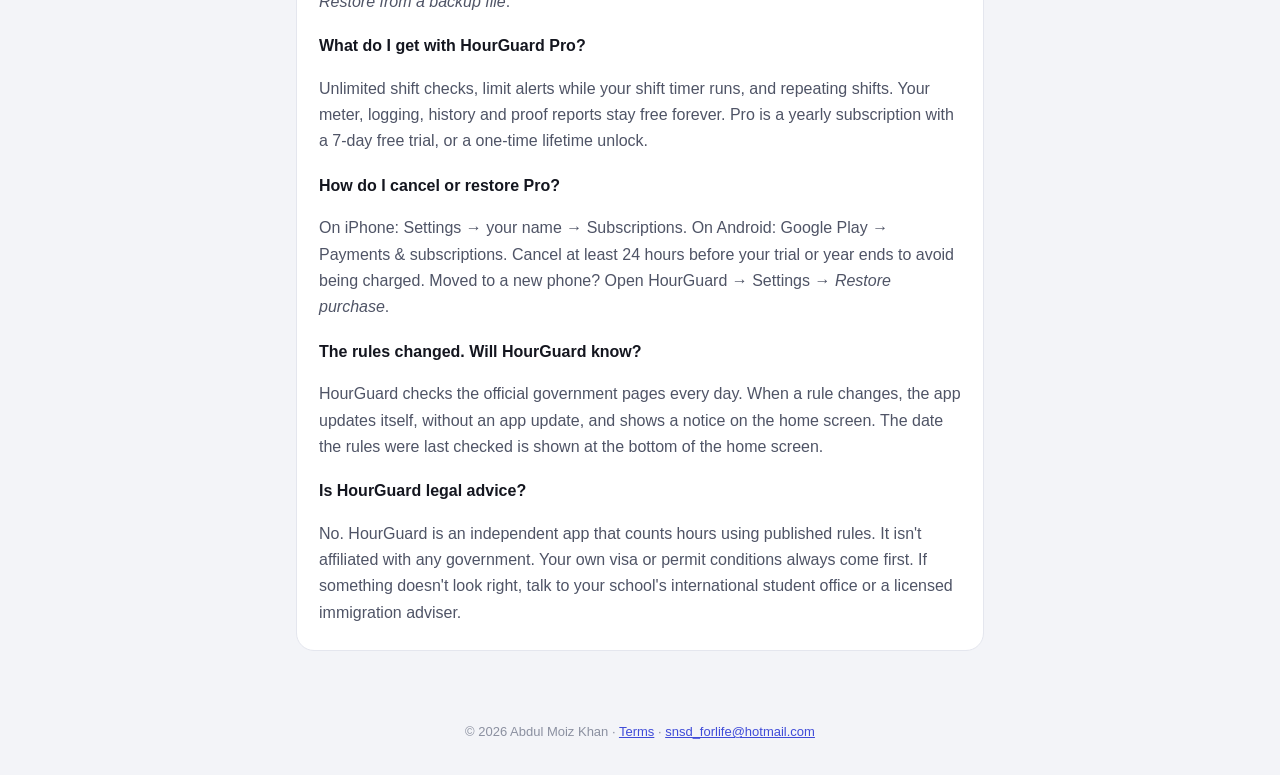
<file: hourguard/support.html>
<!DOCTYPE html>
<html lang="en">
<head>
<meta charset="utf-8">
<meta name="viewport" content="width=device-width, initial-scale=1">
<title>HourGuard Support</title>
<meta name="description" content="Help and answers for HourGuard - Student Visa Hours.">
<link rel="icon" href="icon.png">
<link rel="stylesheet" href="style.css">
</head>
<body>
<header class="hero">
  <img class="tile" src="icon.png" alt="HourGuard icon">
  <h1>HourGuard Support</h1>
  <p>Work your shifts. Keep your visa.</p>
  <nav style="margin-top:16px"><a href="./">Home</a><a href="privacy.html">Privacy</a><a href="terms.html">Terms</a><a href="support.html" aria-current="page">Support</a></nav>
</header>

<main>
  <section class="card summary">
    <h2>Contact us</h2>
    <p>Questions, a bug, or a rule you think HourGuard has wrong? Email <a href="mailto:snsd_forlife@hotmail.com">snsd_forlife@hotmail.com</a> and we'll get back to you as soon as we can. Screenshots help a lot. Please don't send us your shift records unless we ask.</p>
  </section>

  <section class="card">
    <h2>Frequently asked questions</h2>

    <h3>How does HourGuard count my hours?</h3>
    <p>It uses the official rules for your country. In Canada it checks every 7 days in a row, not just Monday to Sunday. In Australia it checks every fortnight starting on a Monday, rolling each week. In the UK it checks each Monday-to-Sunday week. Only paid time counts, not unpaid breaks. Tap the meter on the home screen to see exactly how your hours are counted, with links to the official sources.</p>

    <h3>Do planned shifts count?</h3>
    <p>Yes. A shift you've agreed to work counts toward your limit as soon as you add it, so HourGuard can warn you before you work it, not after. Once a planned shift has passed, HourGuard asks you to confirm it or fix the times.</p>

    <h3>What does "Can I take this shift?" do?</h3>
    <p>Enter the shift your manager offered and you get a clear yes, tight or no, plus the longest shift that would still fit your limit. Free users get 3 checks a week; HourGuard Pro makes them unlimited.</p>

    <h3>What about school breaks?</h3>
    <p>On scheduled breaks from your school's academic calendar, many students can work without the usual limit. Add your breaks in Settings &rarr; Breaks, using your school's official dates. Until you add them, every week counts as term time. That's the safe choice: HourGuard can only warn you early, never late. In Canada, a break must be at least 7 days in a row to count.</p>

    <h3>I already worked before installing HourGuard. What do I do?</h3>
    <p>During setup, HourGuard asks how many hours you've already worked in the current week or fortnight, so your meter is right from day one. You can also add past shifts any time with <em>Log hours</em>.</p>

    <h3>How do I get proof of my hours?</h3>
    <p>Settings &rarr; <em>Proof report</em> creates a PDF or spreadsheet of every shift, week by week. It's free, and you can add your name and school to it.</p>

    <h3>I got a new phone or reinstalled the app. Where are my records?</h3>
    <p>On iPhone, HourGuard backs up to your own iCloud and offers to restore it when you set the app up again. On Android, Google's automatic backup restores it if backup is on. You can also save a backup file any time (Settings &rarr; <em>Save a backup file</em>) and restore it with <em>Restore from a backup file</em>.</p>

    <h3>What do I get with HourGuard Pro?</h3>
    <p>Unlimited shift checks, limit alerts while your shift timer runs, and repeating shifts. Your meter, logging, history and proof reports stay free forever. Pro is a yearly subscription with a 7-day free trial, or a one-time lifetime unlock.</p>

    <h3>How do I cancel or restore Pro?</h3>
    <p>On iPhone: Settings &rarr; your name &rarr; Subscriptions. On Android: Google Play &rarr; Payments &amp; subscriptions. Cancel at least 24 hours before your trial or year ends to avoid being charged. Moved to a new phone? Open HourGuard &rarr; Settings &rarr; <em>Restore purchase</em>.</p>

    <h3>The rules changed. Will HourGuard know?</h3>
    <p>HourGuard checks the official government pages every day. When a rule changes, the app updates itself, without an app update, and shows a notice on the home screen. The date the rules were last checked is shown at the bottom of the home screen.</p>

    <h3>Is HourGuard legal advice?</h3>
    <p>No. HourGuard is an independent app that counts hours using published rules. It isn't affiliated with any government. Your own visa or permit conditions always come first. If something doesn't look right, talk to your school's international student office or a licensed immigration adviser.</p>
  </section>
</main>

<footer>&copy; 2026 Abdul Moiz Khan &middot; <a href="terms.html">Terms</a> &middot; <a href="mailto:snsd_forlife@hotmail.com">snsd_forlife@hotmail.com</a></footer>
</body>
</html>
</file>
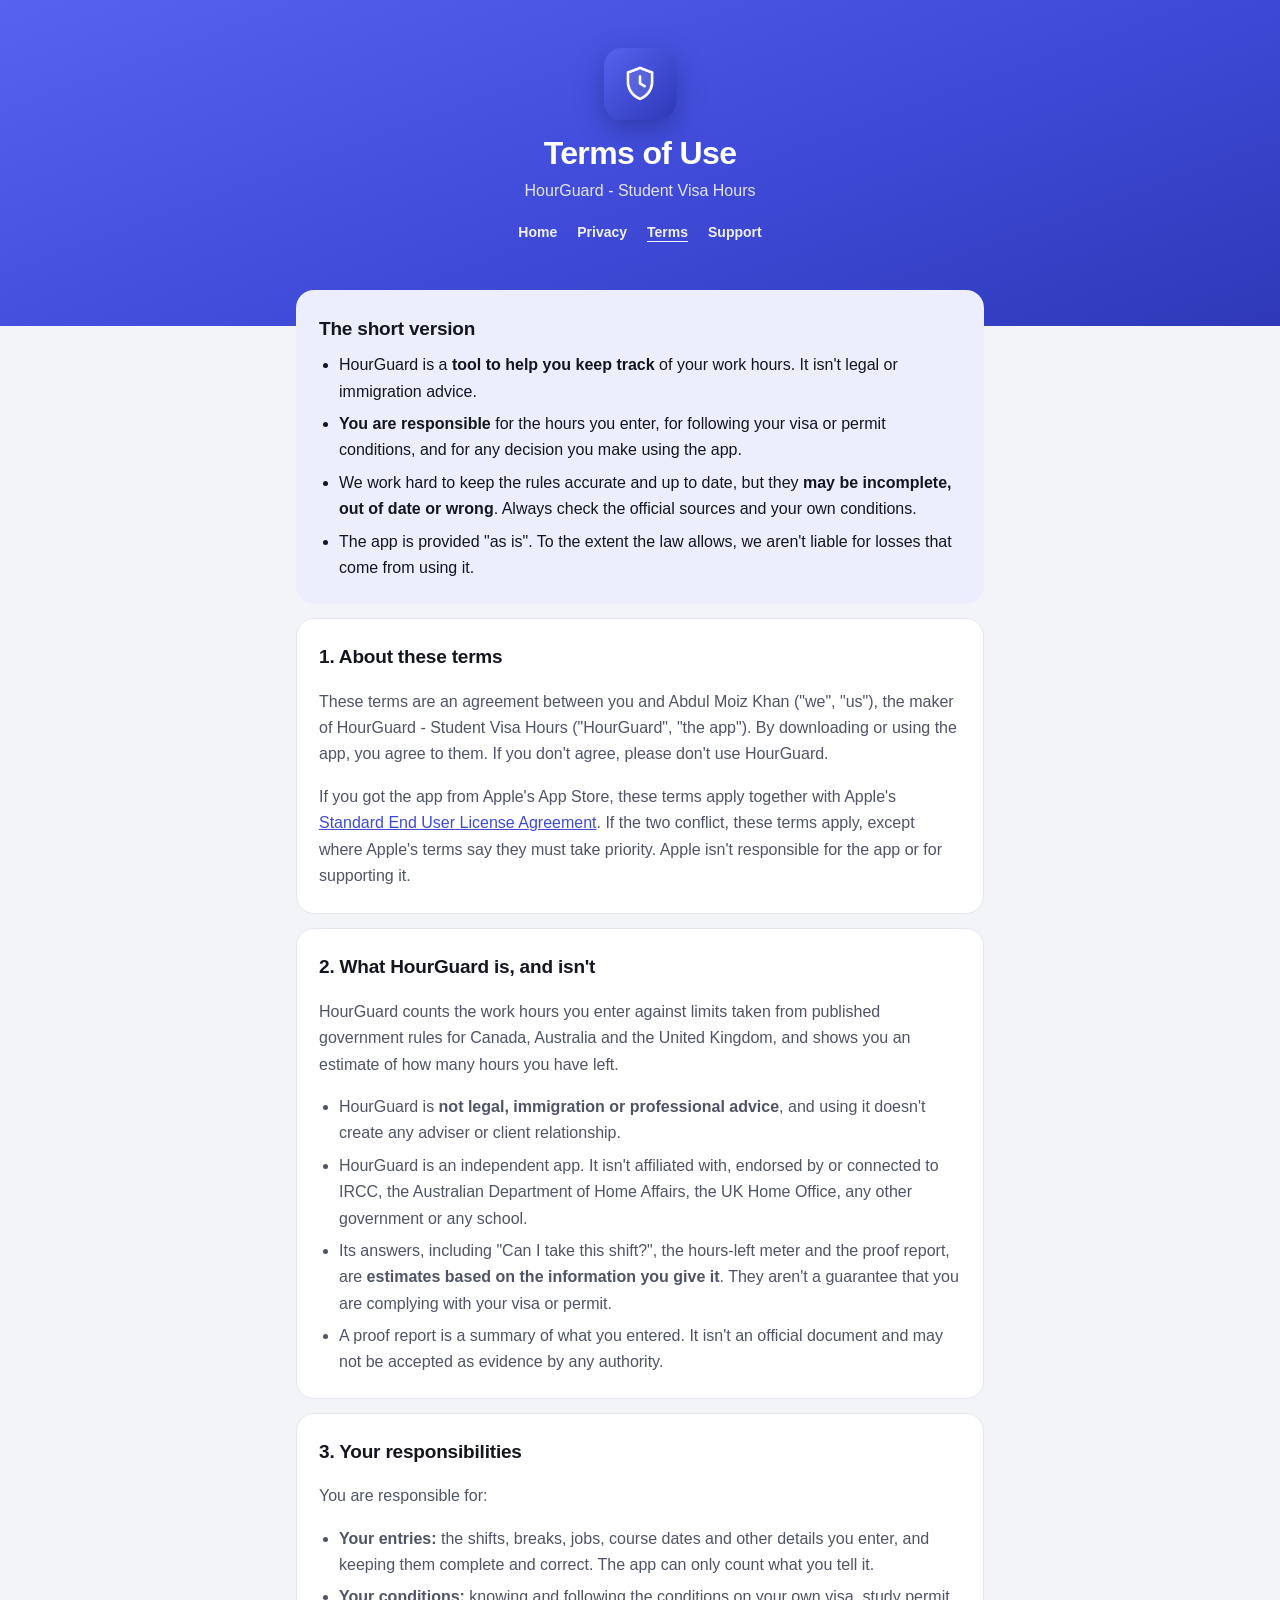
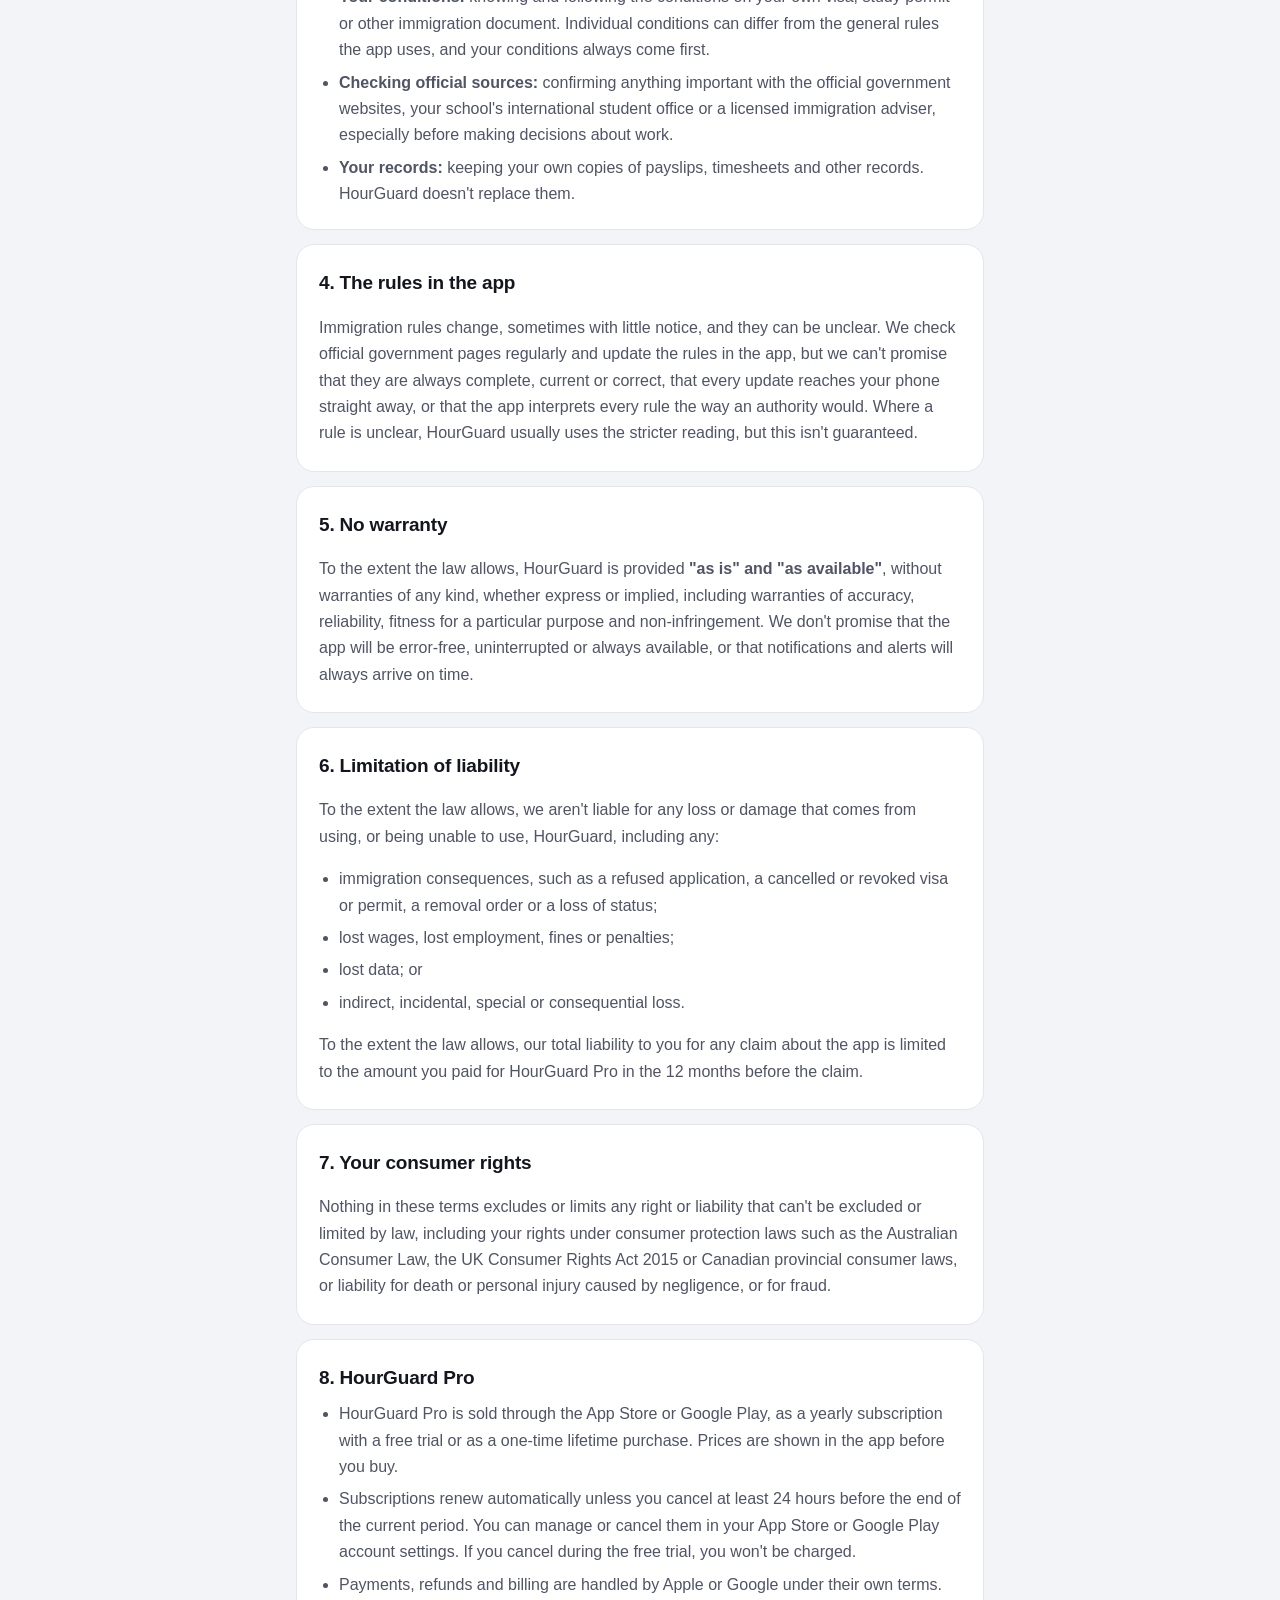
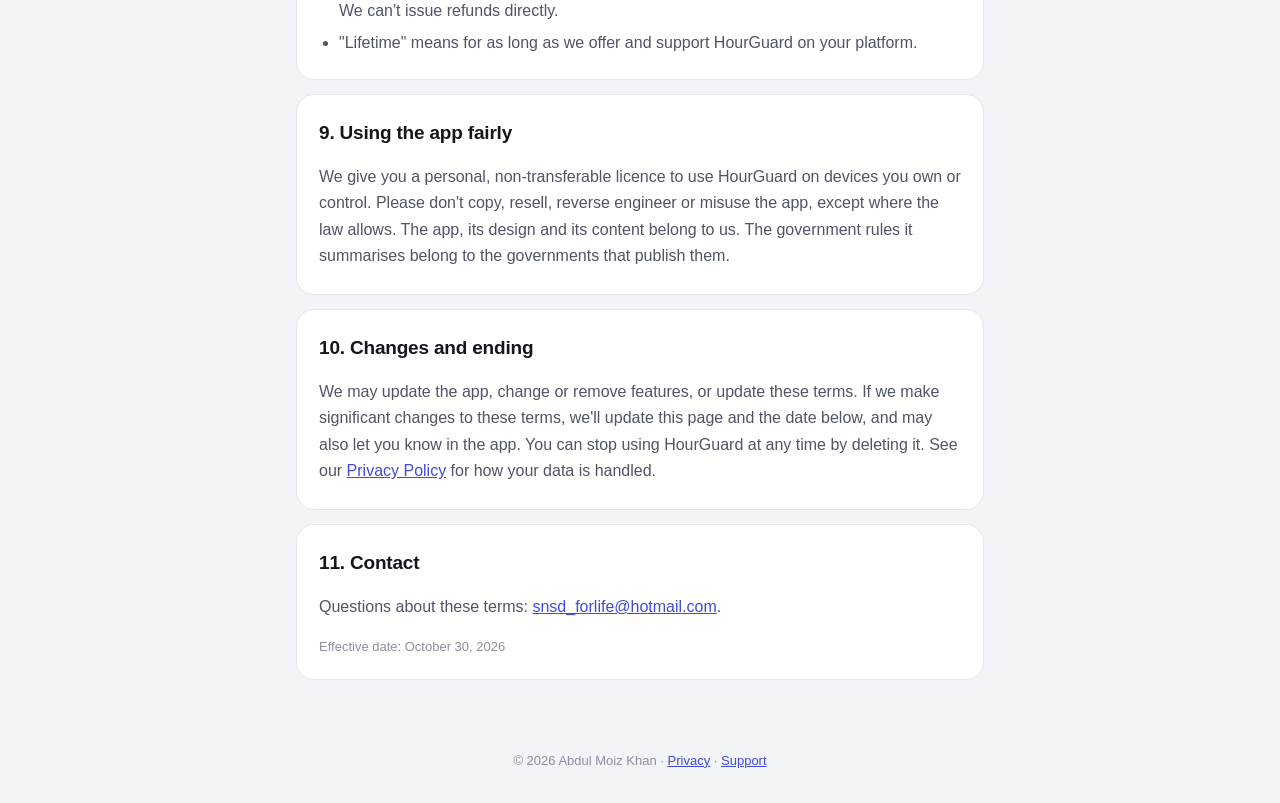
<file: hourguard/terms.html>
<!DOCTYPE html>
<html lang="en">
<head>
<meta charset="utf-8">
<meta name="viewport" content="width=device-width, initial-scale=1">
<title>HourGuard Terms of Use</title>
<meta name="description" content="The terms for using HourGuard - Student Visa Hours.">
<link rel="icon" href="icon.png">
<link rel="stylesheet" href="style.css">
</head>
<body>
<header class="hero">
  <img class="tile" src="icon.png" alt="HourGuard icon">
  <h1>Terms of Use</h1>
  <p>HourGuard - Student Visa Hours</p>
  <nav style="margin-top:16px"><a href="./">Home</a><a href="privacy.html">Privacy</a><a href="terms.html" aria-current="page">Terms</a><a href="support.html">Support</a></nav>
</header>

<main>
  <section class="card summary">
    <h2>The short version</h2>
    <ul>
      <li>HourGuard is a <strong>tool to help you keep track</strong> of your work hours. It isn't legal or immigration advice.</li>
      <li><strong>You are responsible</strong> for the hours you enter, for following your visa or permit conditions, and for any decision you make using the app.</li>
      <li>We work hard to keep the rules accurate and up to date, but they <strong>may be incomplete, out of date or wrong</strong>. Always check the official sources and your own conditions.</li>
      <li>The app is provided "as is". To the extent the law allows, we aren't liable for losses that come from using it.</li>
    </ul>
  </section>

  <section class="card">
    <h2>1. About these terms</h2>
    <p>These terms are an agreement between you and Abdul Moiz Khan ("we", "us"), the maker of HourGuard - Student Visa Hours ("HourGuard", "the app"). By downloading or using the app, you agree to them. If you don't agree, please don't use HourGuard.</p>
    <p>If you got the app from Apple's App Store, these terms apply together with Apple's <a href="https://www.apple.com/legal/internet-services/itunes/dev/stdeula/" target="_blank" rel="noopener">Standard End User License Agreement</a>. If the two conflict, these terms apply, except where Apple's terms say they must take priority. Apple isn't responsible for the app or for supporting it.</p>
  </section>

  <section class="card">
    <h2>2. What HourGuard is, and isn't</h2>
    <p>HourGuard counts the work hours you enter against limits taken from published government rules for Canada, Australia and the United Kingdom, and shows you an estimate of how many hours you have left.</p>
    <ul>
      <li>HourGuard is <strong>not legal, immigration or professional advice</strong>, and using it doesn't create any adviser or client relationship.</li>
      <li>HourGuard is an independent app. It isn't affiliated with, endorsed by or connected to IRCC, the Australian Department of Home Affairs, the UK Home Office, any other government or any school.</li>
      <li>Its answers, including "Can I take this shift?", the hours-left meter and the proof report, are <strong>estimates based on the information you give it</strong>. They aren't a guarantee that you are complying with your visa or permit.</li>
      <li>A proof report is a summary of what you entered. It isn't an official document and may not be accepted as evidence by any authority.</li>
    </ul>
  </section>

  <section class="card">
    <h2>3. Your responsibilities</h2>
    <p>You are responsible for:</p>
    <ul>
      <li><strong>Your entries:</strong> the shifts, breaks, jobs, course dates and other details you enter, and keeping them complete and correct. The app can only count what you tell it.</li>
      <li><strong>Your conditions:</strong> knowing and following the conditions on your own visa, study permit or other immigration document. Individual conditions can differ from the general rules the app uses, and your conditions always come first.</li>
      <li><strong>Checking official sources:</strong> confirming anything important with the official government websites, your school's international student office or a licensed immigration adviser, especially before making decisions about work.</li>
      <li><strong>Your records:</strong> keeping your own copies of payslips, timesheets and other records. HourGuard doesn't replace them.</li>
    </ul>
  </section>

  <section class="card">
    <h2>4. The rules in the app</h2>
    <p>Immigration rules change, sometimes with little notice, and they can be unclear. We check official government pages regularly and update the rules in the app, but we can't promise that they are always complete, current or correct, that every update reaches your phone straight away, or that the app interprets every rule the way an authority would. Where a rule is unclear, HourGuard usually uses the stricter reading, but this isn't guaranteed.</p>
  </section>

  <section class="card">
    <h2>5. No warranty</h2>
    <p>To the extent the law allows, HourGuard is provided <strong>"as is" and "as available"</strong>, without warranties of any kind, whether express or implied, including warranties of accuracy, reliability, fitness for a particular purpose and non-infringement. We don't promise that the app will be error-free, uninterrupted or always available, or that notifications and alerts will always arrive on time.</p>
  </section>

  <section class="card">
    <h2>6. Limitation of liability</h2>
    <p>To the extent the law allows, we aren't liable for any loss or damage that comes from using, or being unable to use, HourGuard, including any:</p>
    <ul>
      <li>immigration consequences, such as a refused application, a cancelled or revoked visa or permit, a removal order or a loss of status;</li>
      <li>lost wages, lost employment, fines or penalties;</li>
      <li>lost data; or</li>
      <li>indirect, incidental, special or consequential loss.</li>
    </ul>
    <p>To the extent the law allows, our total liability to you for any claim about the app is limited to the amount you paid for HourGuard Pro in the 12 months before the claim.</p>
  </section>

  <section class="card">
    <h2>7. Your consumer rights</h2>
    <p>Nothing in these terms excludes or limits any right or liability that can't be excluded or limited by law, including your rights under consumer protection laws such as the Australian Consumer Law, the UK Consumer Rights Act 2015 or Canadian provincial consumer laws, or liability for death or personal injury caused by negligence, or for fraud.</p>
  </section>

  <section class="card">
    <h2>8. HourGuard Pro</h2>
    <ul>
      <li>HourGuard Pro is sold through the App Store or Google Play, as a yearly subscription with a free trial or as a one-time lifetime purchase. Prices are shown in the app before you buy.</li>
      <li>Subscriptions renew automatically unless you cancel at least 24 hours before the end of the current period. You can manage or cancel them in your App Store or Google Play account settings. If you cancel during the free trial, you won't be charged.</li>
      <li>Payments, refunds and billing are handled by Apple or Google under their own terms. We can't issue refunds directly.</li>
      <li>"Lifetime" means for as long as we offer and support HourGuard on your platform.</li>
    </ul>
  </section>

  <section class="card">
    <h2>9. Using the app fairly</h2>
    <p>We give you a personal, non-transferable licence to use HourGuard on devices you own or control. Please don't copy, resell, reverse engineer or misuse the app, except where the law allows. The app, its design and its content belong to us. The government rules it summarises belong to the governments that publish them.</p>
  </section>

  <section class="card">
    <h2>10. Changes and ending</h2>
    <p>We may update the app, change or remove features, or update these terms. If we make significant changes to these terms, we'll update this page and the date below, and may also let you know in the app. You can stop using HourGuard at any time by deleting it. See our <a href="privacy.html">Privacy Policy</a> for how your data is handled.</p>
  </section>

  <section class="card">
    <h2>11. Contact</h2>
    <p>Questions about these terms: <a href="mailto:snsd_forlife@hotmail.com">snsd_forlife@hotmail.com</a>.</p>
    <p class="meta">Effective date: October 30, 2026</p>
  </section>
</main>

<footer>&copy; 2026 Abdul Moiz Khan &middot; <a href="privacy.html">Privacy</a> &middot; <a href="support.html">Support</a></footer>
</body>
</html>
</file>
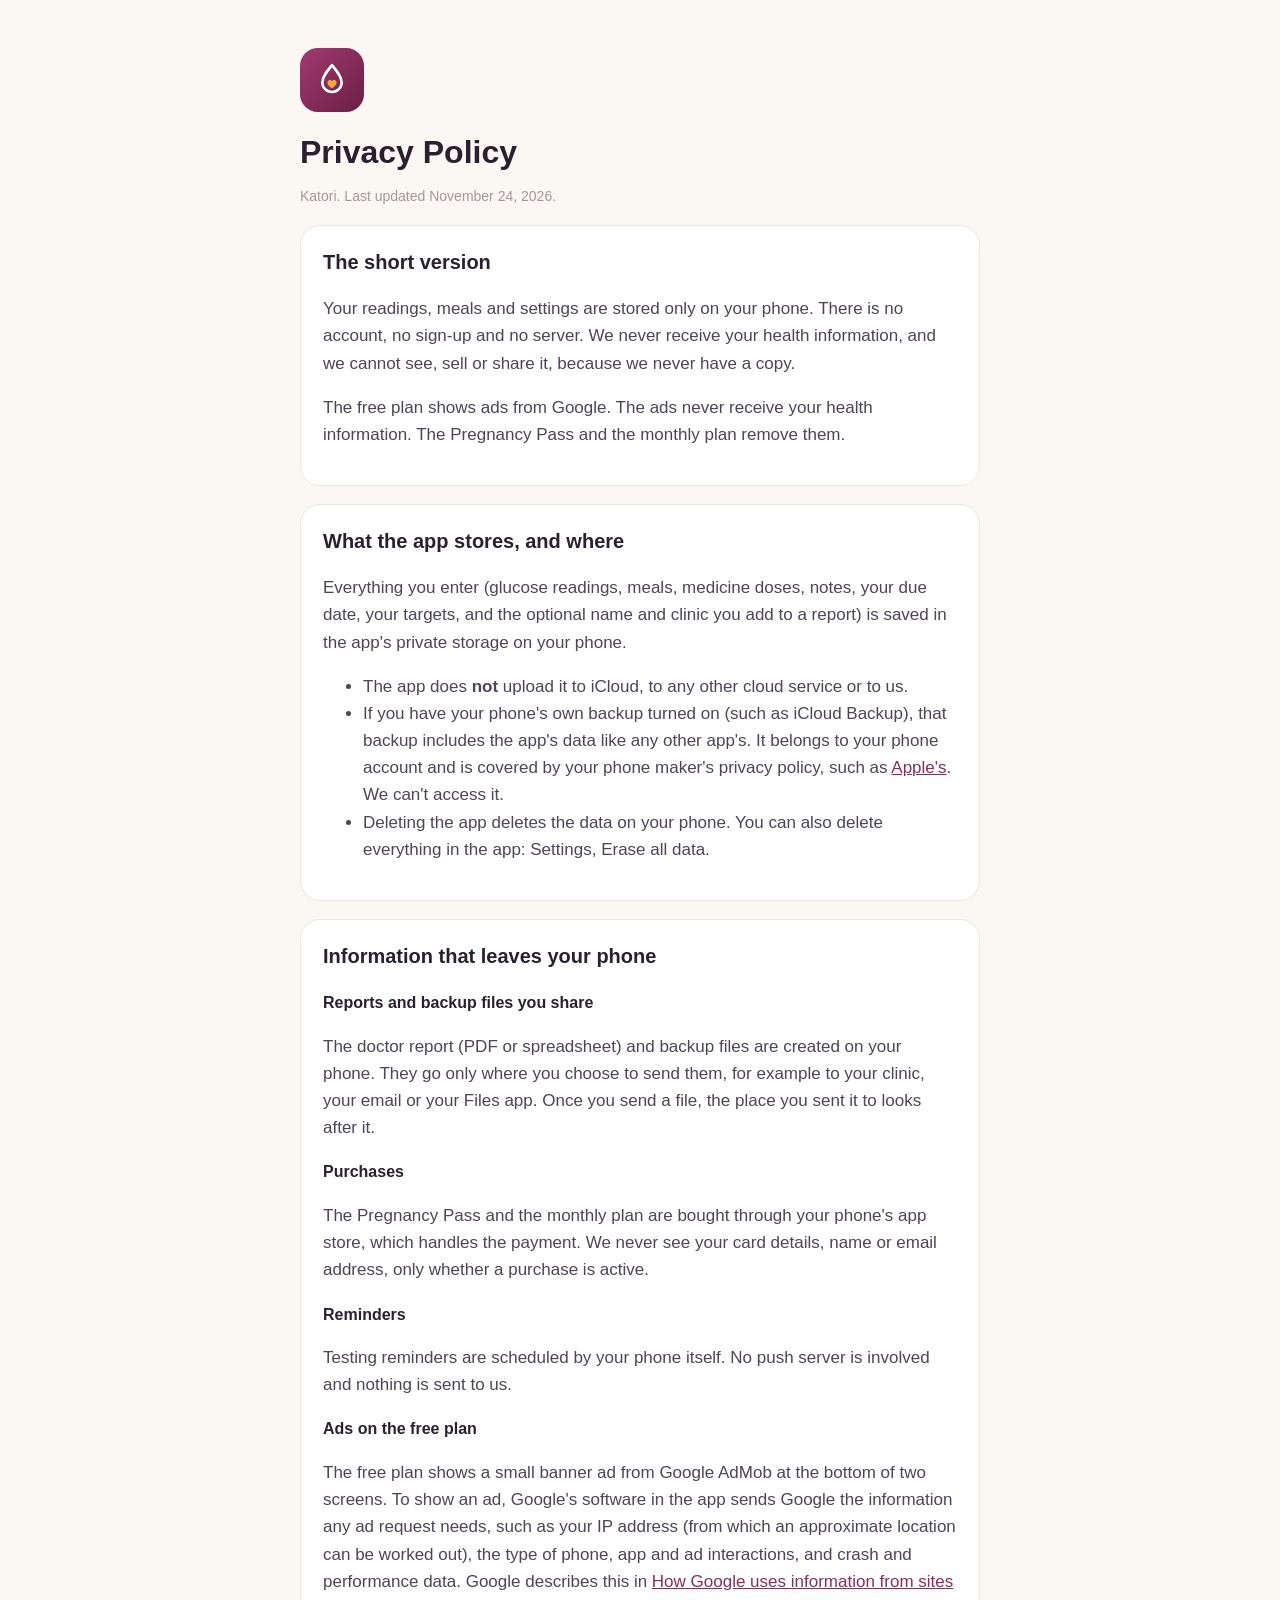
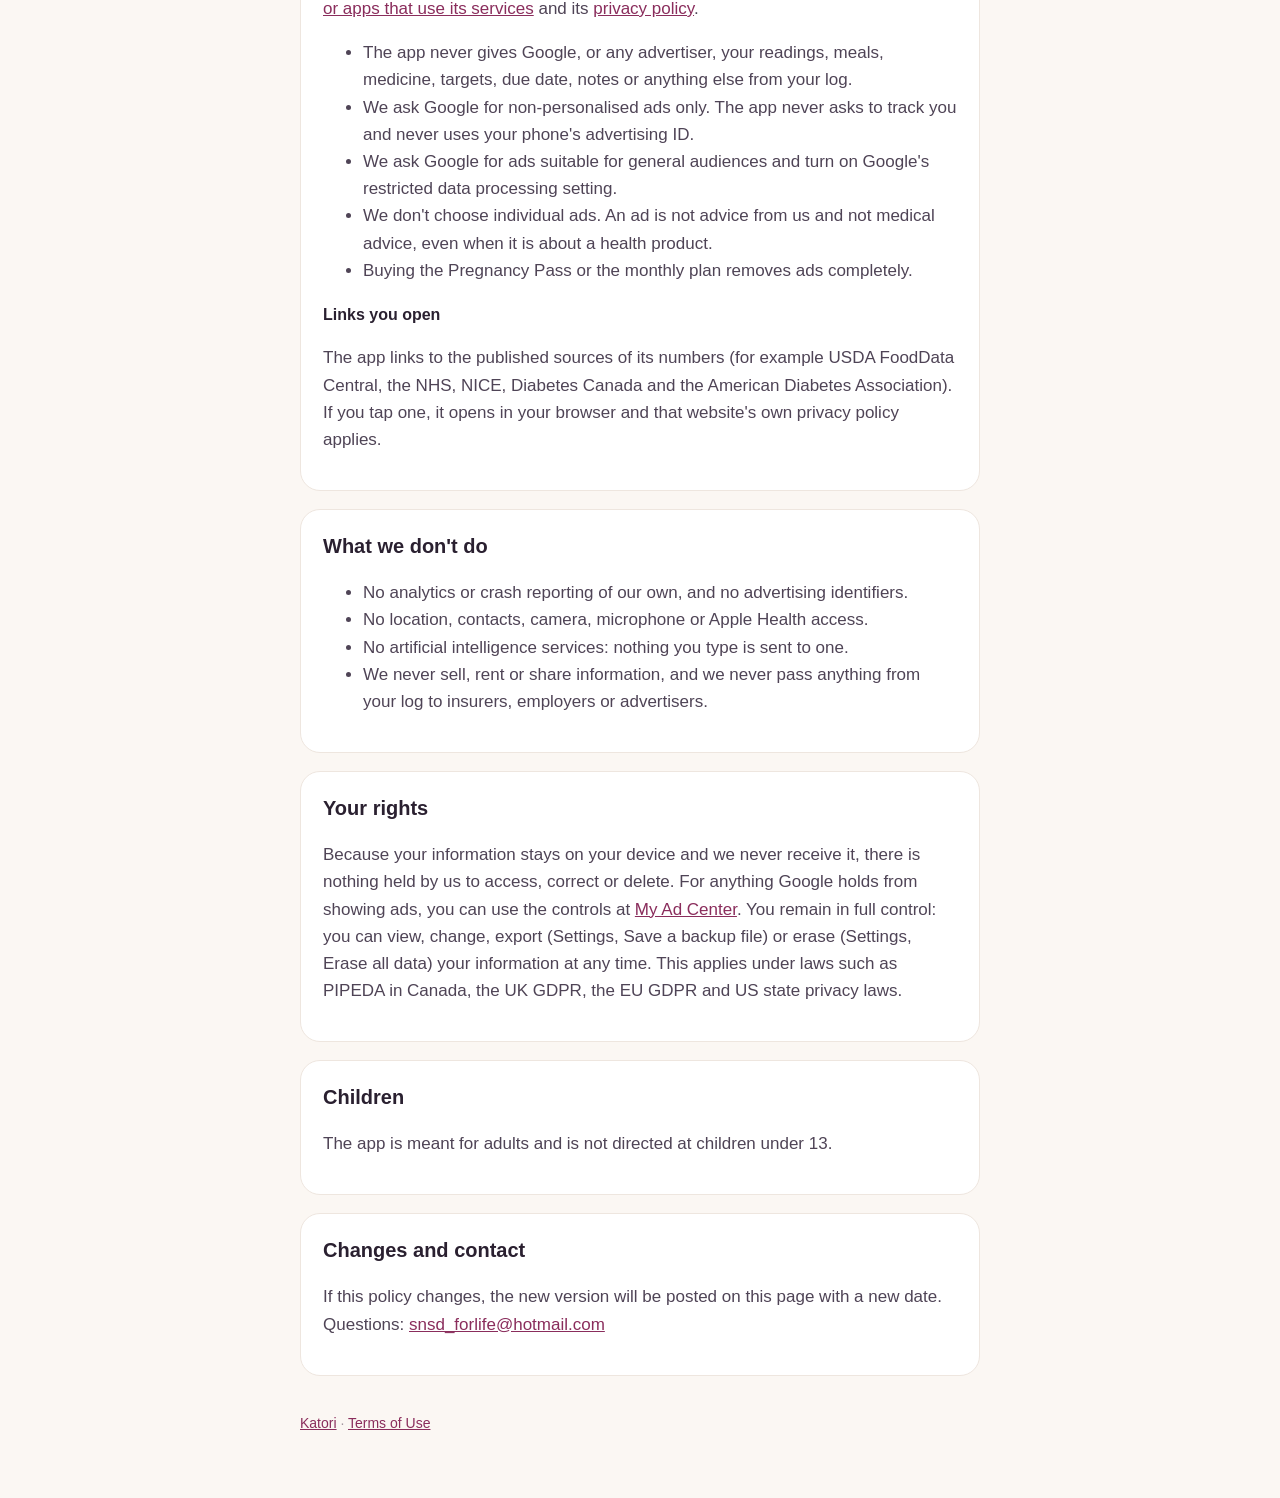
<file: katori/privacy.html>
<!doctype html>
<html lang="en">
<head>
<meta charset="utf-8">
<meta name="viewport" content="width=device-width, initial-scale=1">
<title>Privacy Policy: Katori</title>
<link rel="stylesheet" href="style.css">
</head>
<body>
<main>
  <div class="logo"><svg width="38" height="38" viewBox="0 0 24 24"><path d="M12 2.6c3.4 4.1 6.1 7.4 6.1 10.9a6.1 6.1 0 0 1-12.2 0C5.9 10 8.6 6.7 12 2.6z" fill="none" stroke="#fff" stroke-width="1.6" stroke-linejoin="round"/><path d="M12 17.2c-.2 0-2.9-1.7-2.9-3.6 0-.9.7-1.6 1.5-1.6.6 0 1.1.3 1.4.8.3-.5.8-.8 1.4-.8.8 0 1.5.7 1.5 1.6 0 1.9-2.7 3.6-2.9 3.6z" fill="#F2A93B"/></svg></div>
  <h1>Privacy Policy</h1>
  <p class="updated">Katori. Last updated November 24, 2026.</p>

  <section class="card">
    <h2>The short version</h2>
    <p>Your readings, meals and settings are stored only on your phone. There is no account, no sign-up and no server. We never receive your health information, and we cannot see, sell or share it, because we never have a copy.</p>
    <p>The free plan shows ads from Google. The ads never receive your health information. The Pregnancy Pass and the monthly plan remove them.</p>
  </section>

  <section class="card">
    <h2>What the app stores, and where</h2>
    <p>Everything you enter (glucose readings, meals, medicine doses, notes, your due date, your targets, and the optional name and clinic you add to a report) is saved in the app's private storage on your phone.</p>
    <ul>
      <li>The app does <strong>not</strong> upload it to iCloud, to any other cloud service or to us.</li>
      <li>If you have your phone's own backup turned on (such as iCloud Backup), that backup includes the app's data like any other app's. It belongs to your phone account and is covered by your phone maker's privacy policy, such as <a href="https://www.apple.com/legal/privacy/">Apple's</a>. We can't access it.</li>
      <li>Deleting the app deletes the data on your phone. You can also delete everything in the app: Settings, Erase all data.</li>
    </ul>
  </section>

  <section class="card">
    <h2>Information that leaves your phone</h2>
    <h3>Reports and backup files you share</h3>
    <p>The doctor report (PDF or spreadsheet) and backup files are created on your phone. They go only where you choose to send them, for example to your clinic, your email or your Files app. Once you send a file, the place you sent it to looks after it.</p>
    <h3>Purchases</h3>
    <p>The Pregnancy Pass and the monthly plan are bought through your phone's app store, which handles the payment. We never see your card details, name or email address, only whether a purchase is active.</p>
    <h3>Reminders</h3>
    <p>Testing reminders are scheduled by your phone itself. No push server is involved and nothing is sent to us.</p>
    <h3>Ads on the free plan</h3>
    <p>The free plan shows a small banner ad from Google AdMob at the bottom of two screens. To show an ad, Google's software in the app sends Google the information any ad request needs, such as your IP address (from which an approximate location can be worked out), the type of phone, app and ad interactions, and crash and performance data. Google describes this in <a href="https://policies.google.com/technologies/partner-sites">How Google uses information from sites or apps that use its services</a> and its <a href="https://policies.google.com/privacy">privacy policy</a>.</p>
    <ul>
      <li>The app never gives Google, or any advertiser, your readings, meals, medicine, targets, due date, notes or anything else from your log.</li>
      <li>We ask Google for non-personalised ads only. The app never asks to track you and never uses your phone's advertising ID.</li>
      <li>We ask Google for ads suitable for general audiences and turn on Google's restricted data processing setting.</li>
      <li>We don't choose individual ads. An ad is not advice from us and not medical advice, even when it is about a health product.</li>
      <li>Buying the Pregnancy Pass or the monthly plan removes ads completely.</li>
    </ul>
    <h3>Links you open</h3>
    <p>The app links to the published sources of its numbers (for example USDA FoodData Central, the NHS, NICE, Diabetes Canada and the American Diabetes Association). If you tap one, it opens in your browser and that website's own privacy policy applies.</p>
  </section>

  <section class="card">
    <h2>What we don't do</h2>
    <ul>
      <li>No analytics or crash reporting of our own, and no advertising identifiers.</li>
      <li>No location, contacts, camera, microphone or Apple Health access.</li>
      <li>No artificial intelligence services: nothing you type is sent to one.</li>
      <li>We never sell, rent or share information, and we never pass anything from your log to insurers, employers or advertisers.</li>
    </ul>
  </section>

  <section class="card">
    <h2>Your rights</h2>
    <p>Because your information stays on your device and we never receive it, there is nothing held by us to access, correct or delete. For anything Google holds from showing ads, you can use the controls at <a href="https://myadcenter.google.com">My Ad Center</a>. You remain in full control: you can view, change, export (Settings, Save a backup file) or erase (Settings, Erase all data) your information at any time. This applies under laws such as PIPEDA in Canada, the UK GDPR, the EU GDPR and US state privacy laws.</p>
  </section>

  <section class="card">
    <h2>Children</h2>
    <p>The app is meant for adults and is not directed at children under 13.</p>
  </section>

  <section class="card">
    <h2>Changes and contact</h2>
    <p>If this policy changes, the new version will be posted on this page with a new date. Questions: <a href="mailto:snsd_forlife@hotmail.com">snsd_forlife@hotmail.com</a></p>
  </section>

  <footer><a href="index.html">Katori</a> · <a href="terms.html">Terms of Use</a></footer>
</main>
</body>
</html>
</file>
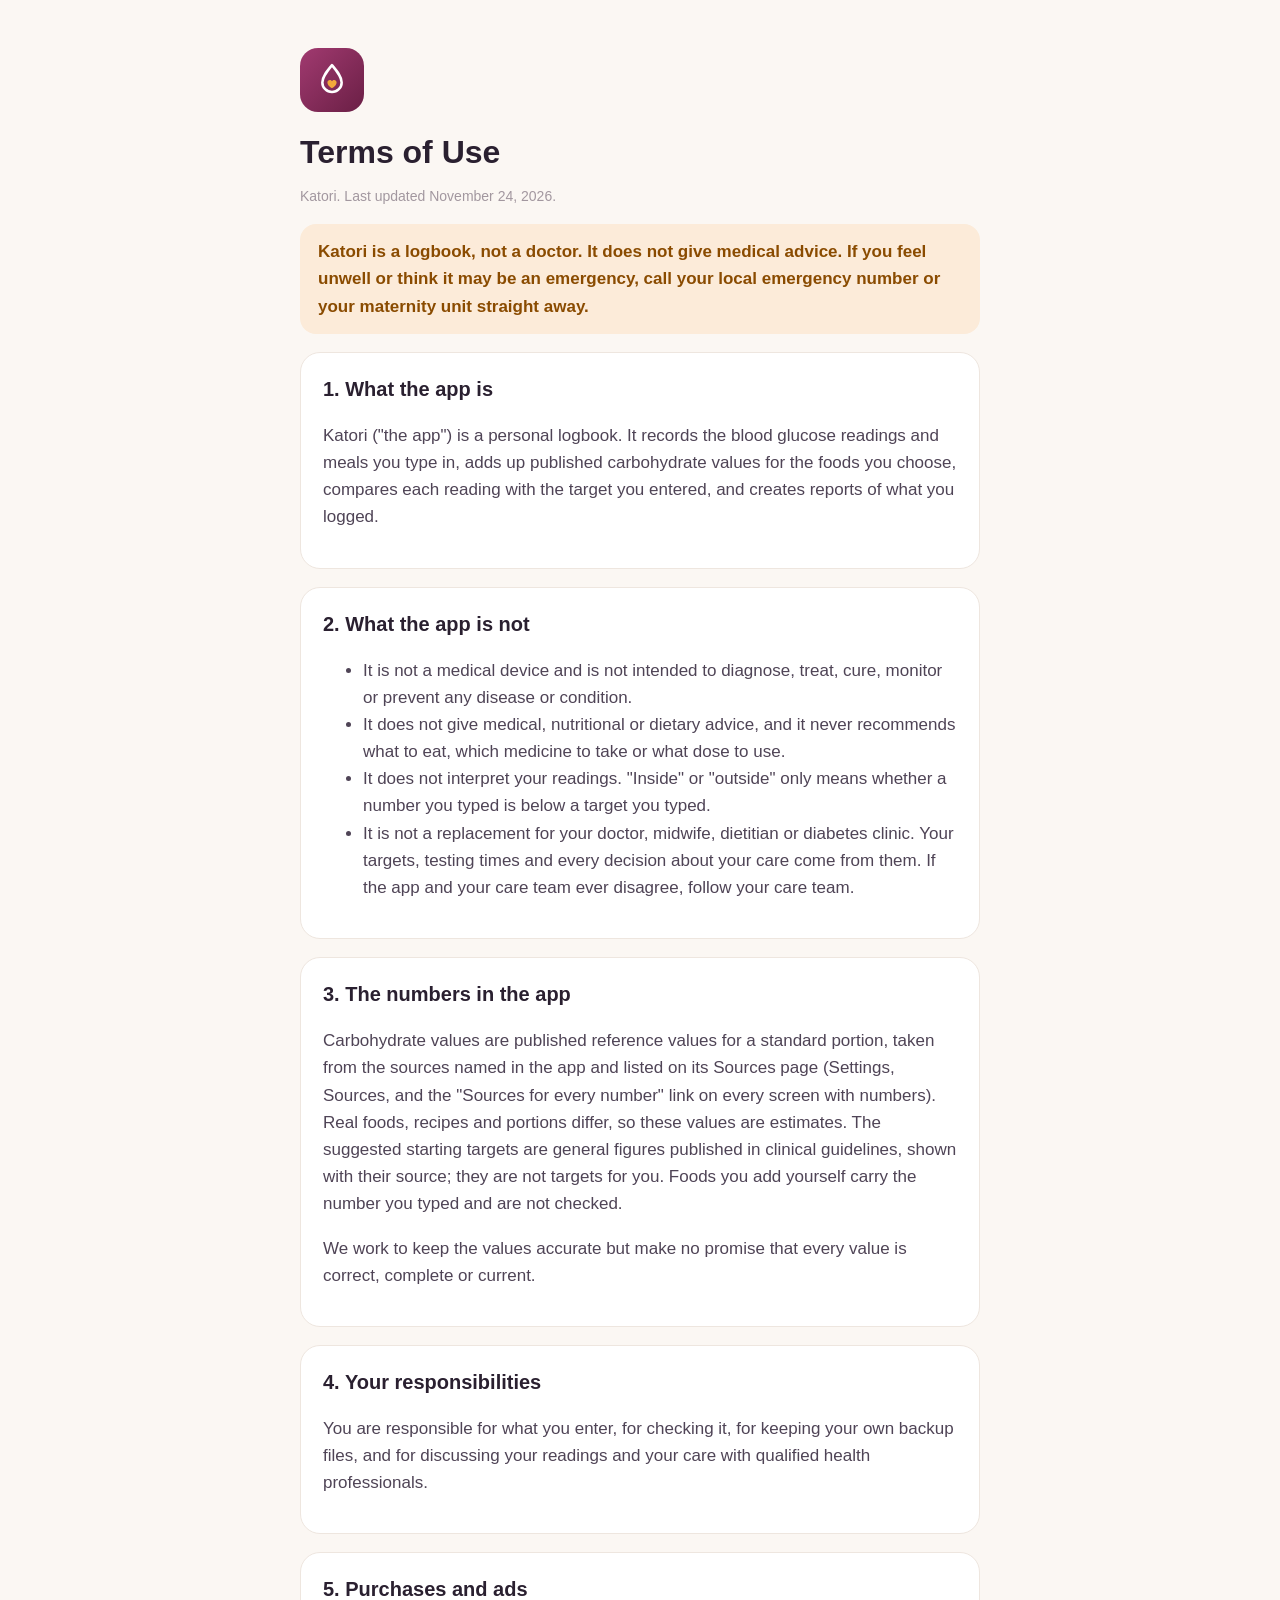
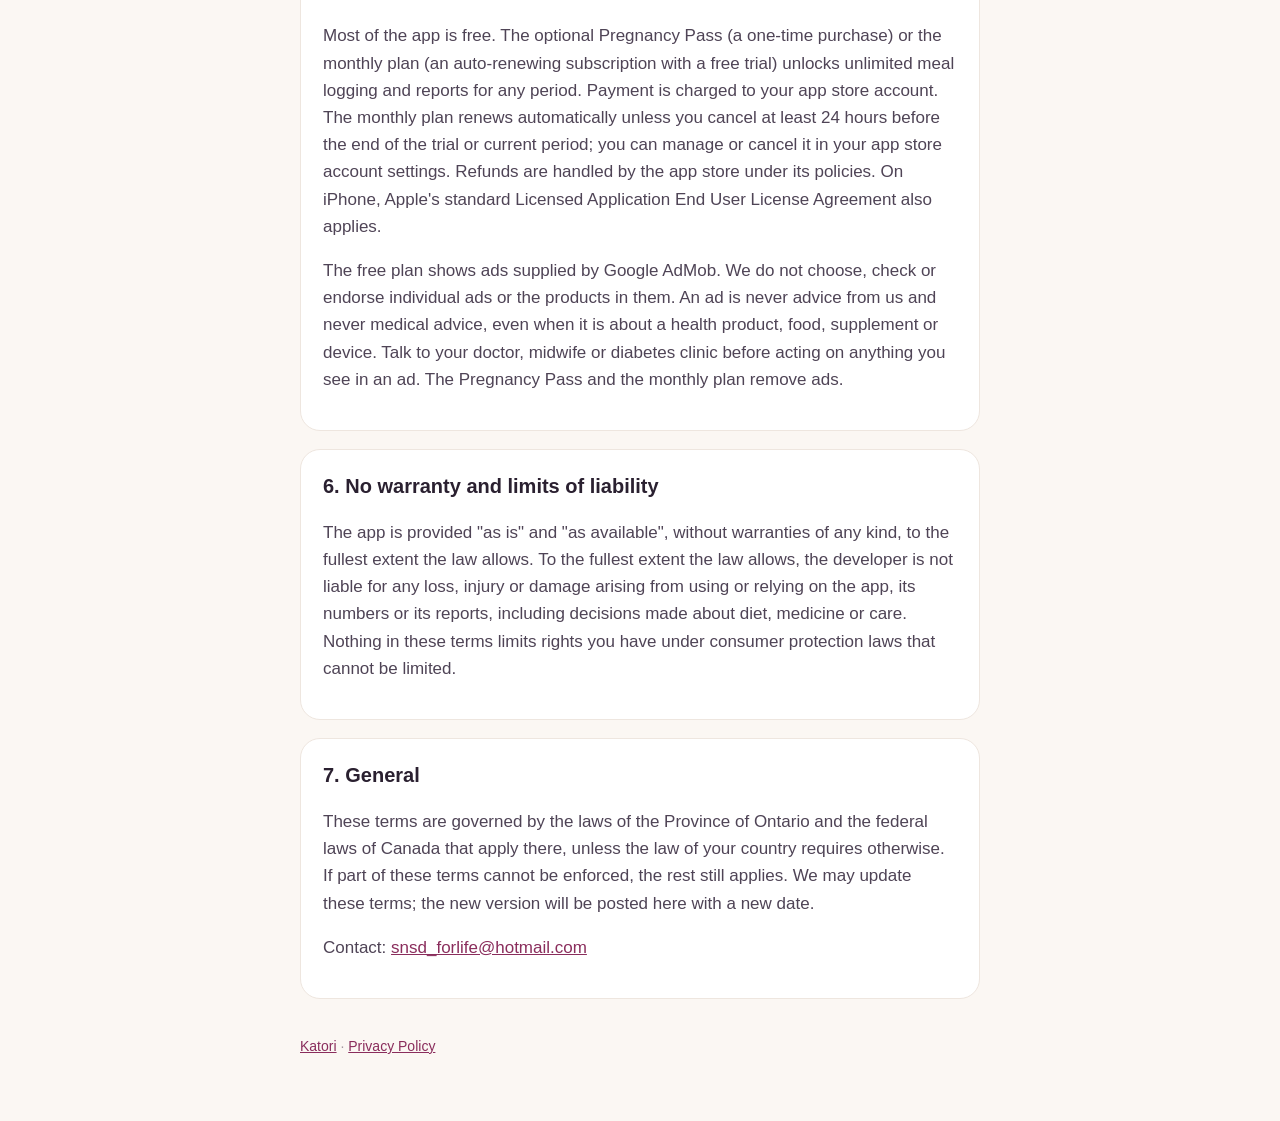
<file: katori/terms.html>
<!doctype html>
<html lang="en">
<head>
<meta charset="utf-8">
<meta name="viewport" content="width=device-width, initial-scale=1">
<title>Terms of Use: Katori</title>
<link rel="stylesheet" href="style.css">
</head>
<body>
<main>
  <div class="logo"><svg width="38" height="38" viewBox="0 0 24 24"><path d="M12 2.6c3.4 4.1 6.1 7.4 6.1 10.9a6.1 6.1 0 0 1-12.2 0C5.9 10 8.6 6.7 12 2.6z" fill="none" stroke="#fff" stroke-width="1.6" stroke-linejoin="round"/><path d="M12 17.2c-.2 0-2.9-1.7-2.9-3.6 0-.9.7-1.6 1.5-1.6.6 0 1.1.3 1.4.8.3-.5.8-.8 1.4-.8.8 0 1.5.7 1.5 1.6 0 1.9-2.7 3.6-2.9 3.6z" fill="#F2A93B"/></svg></div>
  <h1>Terms of Use</h1>
  <p class="updated">Katori. Last updated November 24, 2026.</p>

  <p class="note">Katori is a logbook, not a doctor. It does not give medical advice. If you feel unwell or think it may be an emergency, call your local emergency number or your maternity unit straight away.</p>

  <section class="card">
    <h2>1. What the app is</h2>
    <p>Katori ("the app") is a personal logbook. It records the blood glucose readings and meals you type in, adds up published carbohydrate values for the foods you choose, compares each reading with the target you entered, and creates reports of what you logged.</p>
  </section>

  <section class="card">
    <h2>2. What the app is not</h2>
    <ul>
      <li>It is not a medical device and is not intended to diagnose, treat, cure, monitor or prevent any disease or condition.</li>
      <li>It does not give medical, nutritional or dietary advice, and it never recommends what to eat, which medicine to take or what dose to use.</li>
      <li>It does not interpret your readings. "Inside" or "outside" only means whether a number you typed is below a target you typed.</li>
      <li>It is not a replacement for your doctor, midwife, dietitian or diabetes clinic. Your targets, testing times and every decision about your care come from them. If the app and your care team ever disagree, follow your care team.</li>
    </ul>
  </section>

  <section class="card">
    <h2>3. The numbers in the app</h2>
    <p>Carbohydrate values are published reference values for a standard portion, taken from the sources named in the app and listed on its Sources page (Settings, Sources, and the "Sources for every number" link on every screen with numbers). Real foods, recipes and portions differ, so these values are estimates. The suggested starting targets are general figures published in clinical guidelines, shown with their source; they are not targets for you. Foods you add yourself carry the number you typed and are not checked.</p>
    <p>We work to keep the values accurate but make no promise that every value is correct, complete or current.</p>
  </section>

  <section class="card">
    <h2>4. Your responsibilities</h2>
    <p>You are responsible for what you enter, for checking it, for keeping your own backup files, and for discussing your readings and your care with qualified health professionals.</p>
  </section>

  <section class="card">
    <h2>5. Purchases and ads</h2>
    <p>Most of the app is free. The optional Pregnancy Pass (a one-time purchase) or the monthly plan (an auto-renewing subscription with a free trial) unlocks unlimited meal logging and reports for any period. Payment is charged to your app store account. The monthly plan renews automatically unless you cancel at least 24 hours before the end of the trial or current period; you can manage or cancel it in your app store account settings. Refunds are handled by the app store under its policies. On iPhone, Apple's standard Licensed Application End User License Agreement also applies.</p>
    <p>The free plan shows ads supplied by Google AdMob. We do not choose, check or endorse individual ads or the products in them. An ad is never advice from us and never medical advice, even when it is about a health product, food, supplement or device. Talk to your doctor, midwife or diabetes clinic before acting on anything you see in an ad. The Pregnancy Pass and the monthly plan remove ads.</p>
  </section>

  <section class="card">
    <h2>6. No warranty and limits of liability</h2>
    <p>The app is provided "as is" and "as available", without warranties of any kind, to the fullest extent the law allows. To the fullest extent the law allows, the developer is not liable for any loss, injury or damage arising from using or relying on the app, its numbers or its reports, including decisions made about diet, medicine or care. Nothing in these terms limits rights you have under consumer protection laws that cannot be limited.</p>
  </section>

  <section class="card">
    <h2>7. General</h2>
    <p>These terms are governed by the laws of the Province of Ontario and the federal laws of Canada that apply there, unless the law of your country requires otherwise. If part of these terms cannot be enforced, the rest still applies. We may update these terms; the new version will be posted here with a new date.</p>
    <p>Contact: <a href="mailto:snsd_forlife@hotmail.com">snsd_forlife@hotmail.com</a></p>
  </section>

  <footer><a href="index.html">Katori</a> · <a href="privacy.html">Privacy Policy</a></footer>
</main>
</body>
</html>
</file>
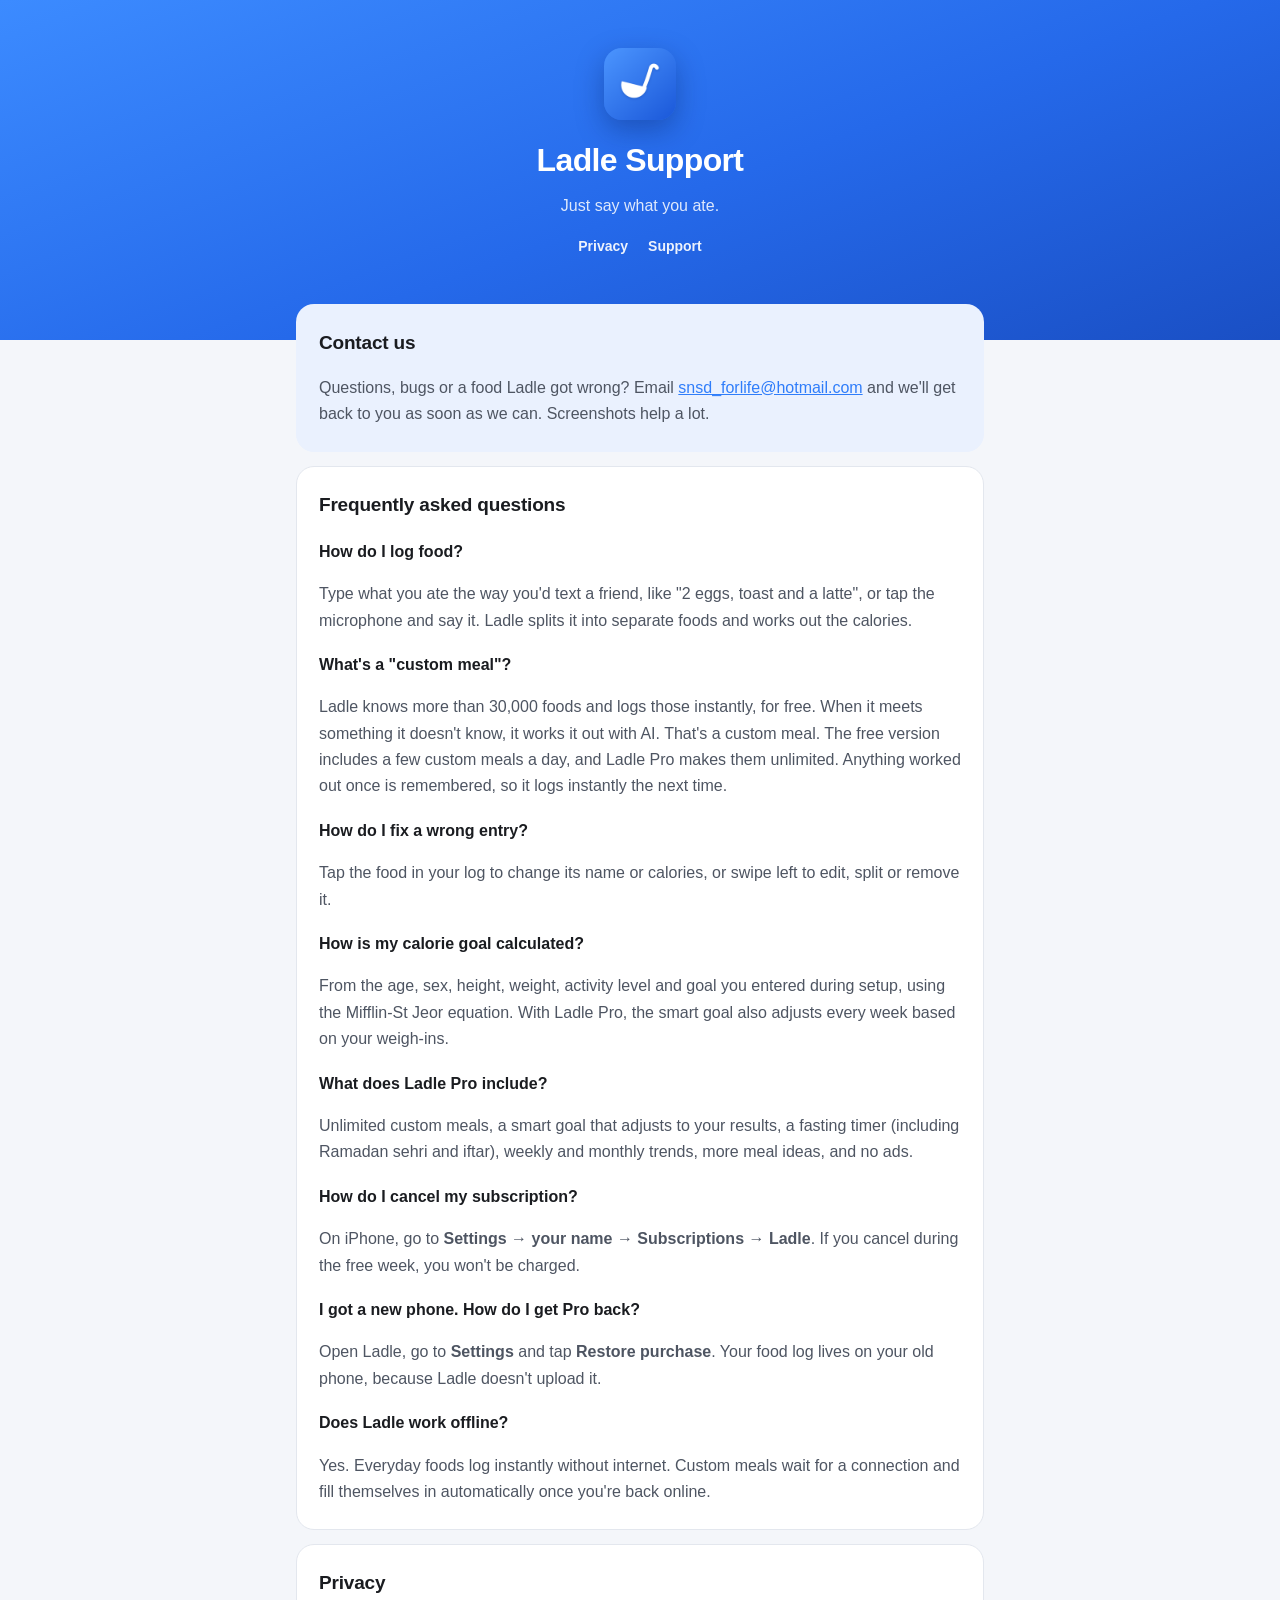
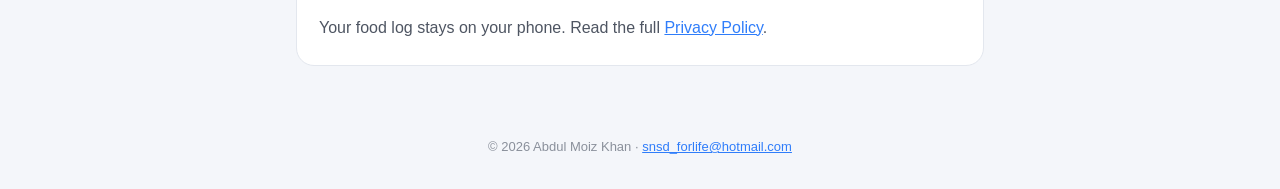
<file: ladle/support.html>
<!DOCTYPE html>
<html lang="en">
<head>
<meta charset="utf-8">
<meta name="viewport" content="width=device-width, initial-scale=1">
<title>Ladle Support</title>
<meta name="description" content="Help and answers for Ladle - Calorie Counter.">
<link rel="icon" href="icon.png">
<link rel="stylesheet" href="style.css">
</head>
<body>
<header class="hero">
  <img class="tile" src="icon.png" alt="Ladle icon">
  <h1>Ladle Support</h1>
  <p>Just say what you ate.</p>
  <nav style="margin-top:16px"><a href="./">Privacy</a><a href="support.html">Support</a></nav>
</header>

<main>
  <section class="card summary">
    <h2>Contact us</h2>
    <p>Questions, bugs or a food Ladle got wrong? Email <a href="mailto:snsd_forlife@hotmail.com">snsd_forlife@hotmail.com</a> and we'll get back to you as soon as we can. Screenshots help a lot.</p>
  </section>

  <section class="card">
    <h2>Frequently asked questions</h2>

    <h3>How do I log food?</h3>
    <p>Type what you ate the way you'd text a friend, like "2 eggs, toast and a latte", or tap the microphone and say it. Ladle splits it into separate foods and works out the calories.</p>

    <h3>What's a "custom meal"?</h3>
    <p>Ladle knows more than 30,000 foods and logs those instantly, for free. When it meets something it doesn't know, it works it out with AI. That's a custom meal. The free version includes a few custom meals a day, and Ladle Pro makes them unlimited. Anything worked out once is remembered, so it logs instantly the next time.</p>

    <h3>How do I fix a wrong entry?</h3>
    <p>Tap the food in your log to change its name or calories, or swipe left to edit, split or remove it.</p>

    <h3>How is my calorie goal calculated?</h3>
    <p>From the age, sex, height, weight, activity level and goal you entered during setup, using the Mifflin-St Jeor equation. With Ladle Pro, the smart goal also adjusts every week based on your weigh-ins.</p>

    <h3>What does Ladle Pro include?</h3>
    <p>Unlimited custom meals, a smart goal that adjusts to your results, a fasting timer (including Ramadan sehri and iftar), weekly and monthly trends, more meal ideas, and no ads.</p>

    <h3>How do I cancel my subscription?</h3>
    <p>On iPhone, go to <strong>Settings &rarr; your name &rarr; Subscriptions &rarr; Ladle</strong>. If you cancel during the free week, you won't be charged.</p>

    <h3>I got a new phone. How do I get Pro back?</h3>
    <p>Open Ladle, go to <strong>Settings</strong> and tap <strong>Restore purchase</strong>. Your food log lives on your old phone, because Ladle doesn't upload it.</p>

    <h3>Does Ladle work offline?</h3>
    <p>Yes. Everyday foods log instantly without internet. Custom meals wait for a connection and fill themselves in automatically once you're back online.</p>
  </section>

  <section class="card">
    <h2>Privacy</h2>
    <p>Your food log stays on your phone. Read the full <a href="./">Privacy Policy</a>.</p>
  </section>
</main>

<footer>&copy; 2026 Abdul Moiz Khan &middot; <a href="mailto:snsd_forlife@hotmail.com">snsd_forlife@hotmail.com</a></footer>
</body>
</html>
</file>
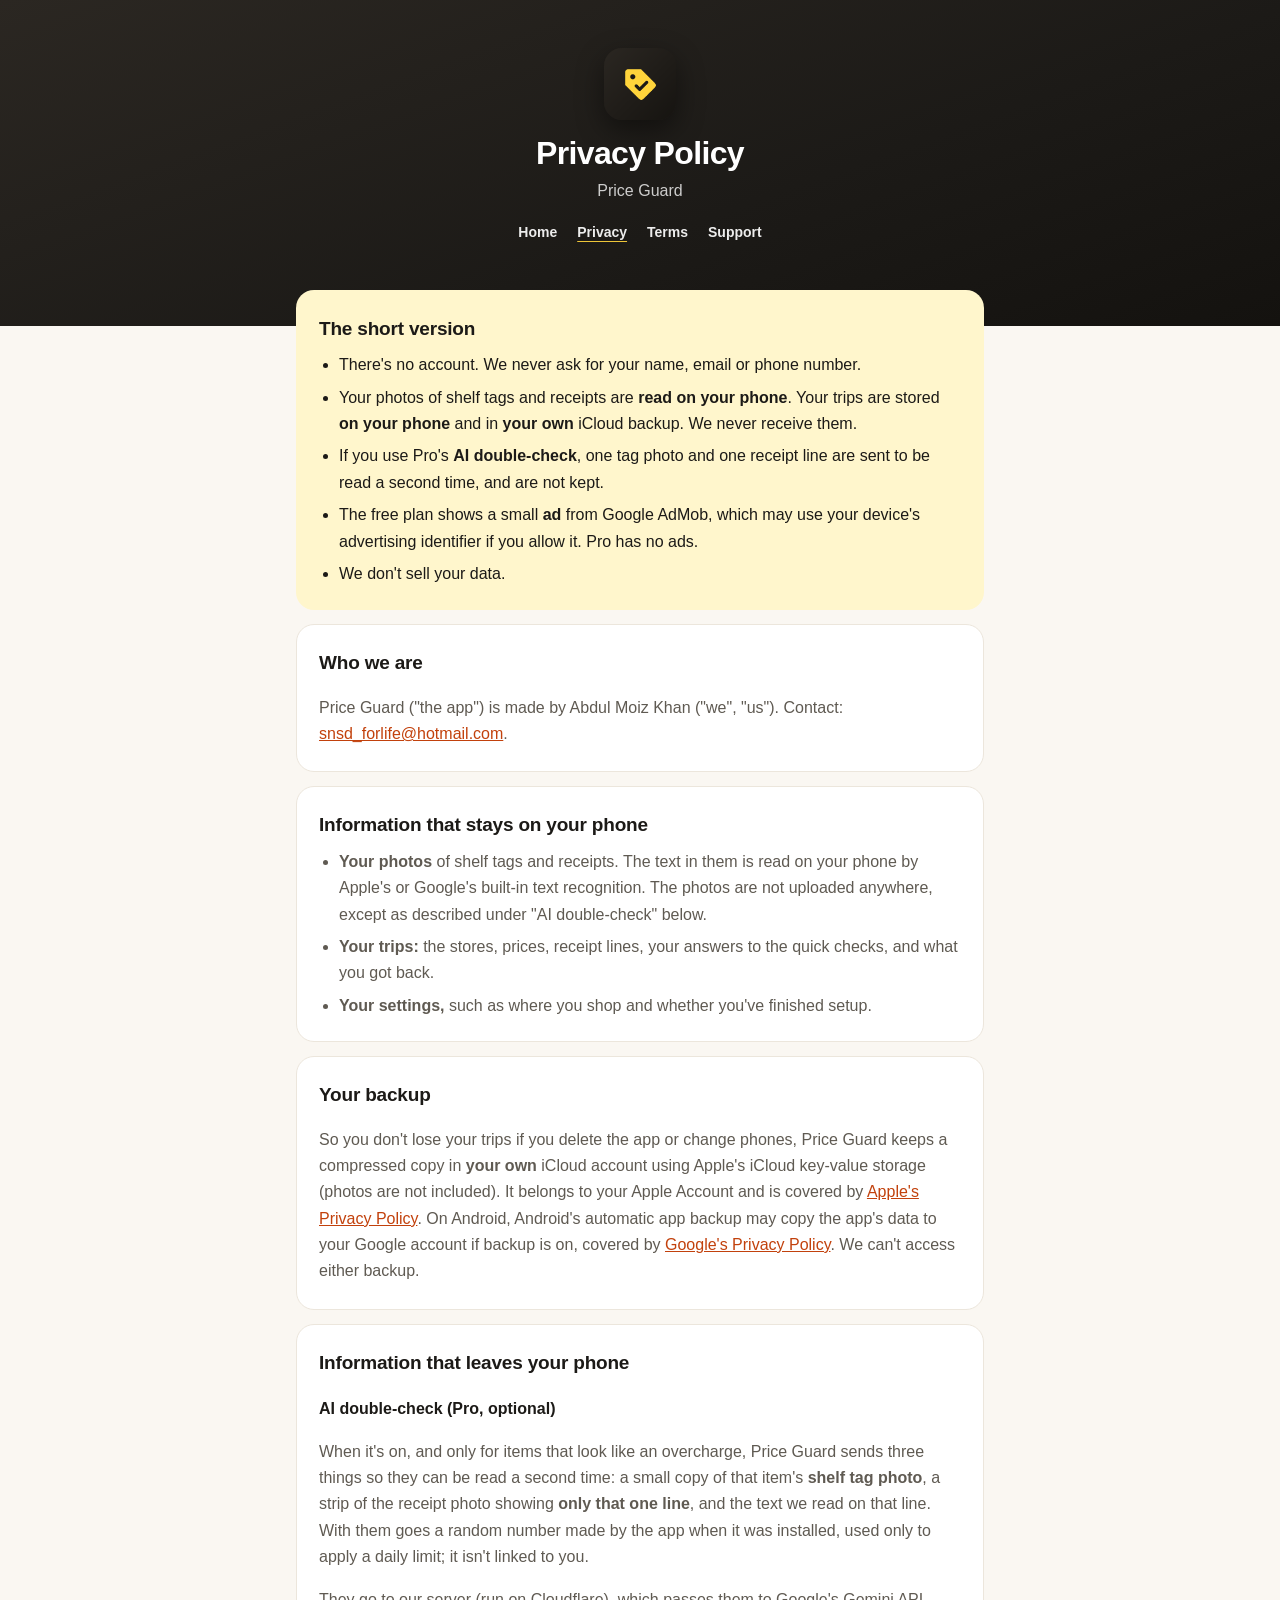
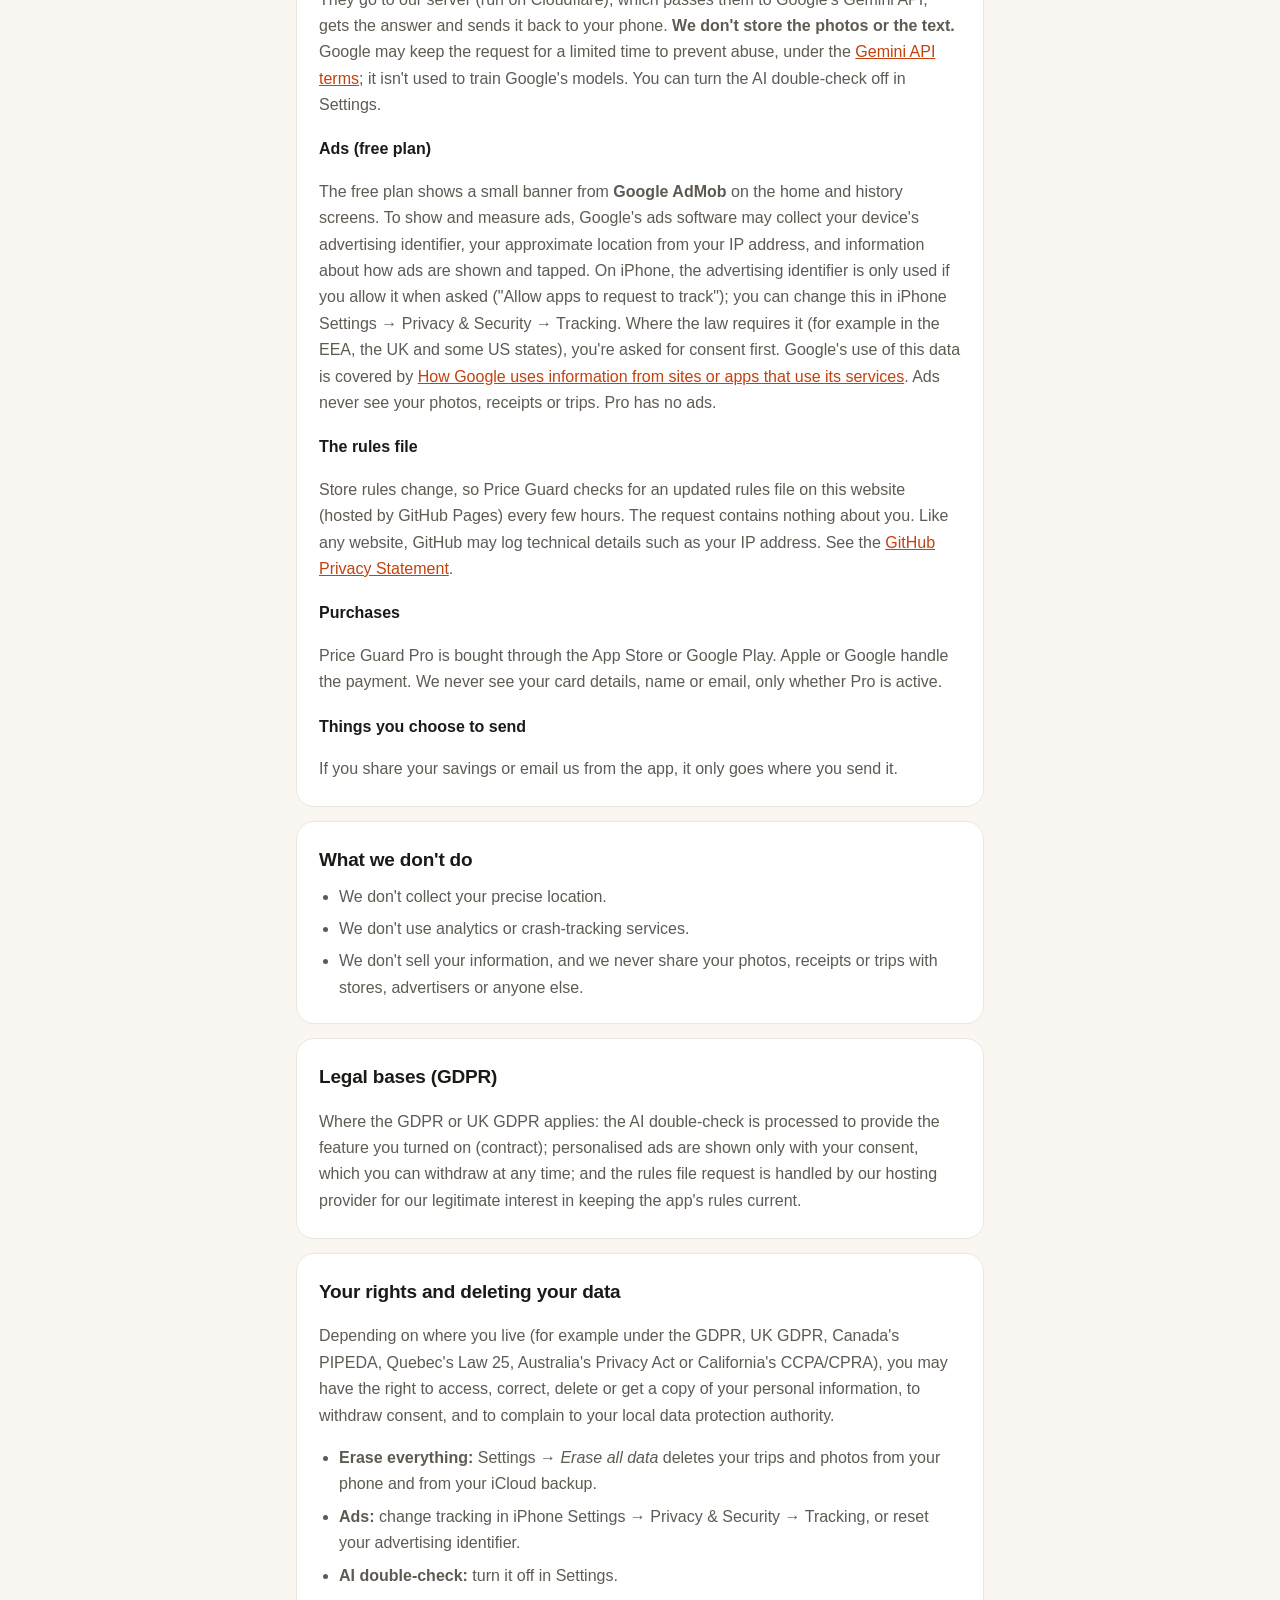
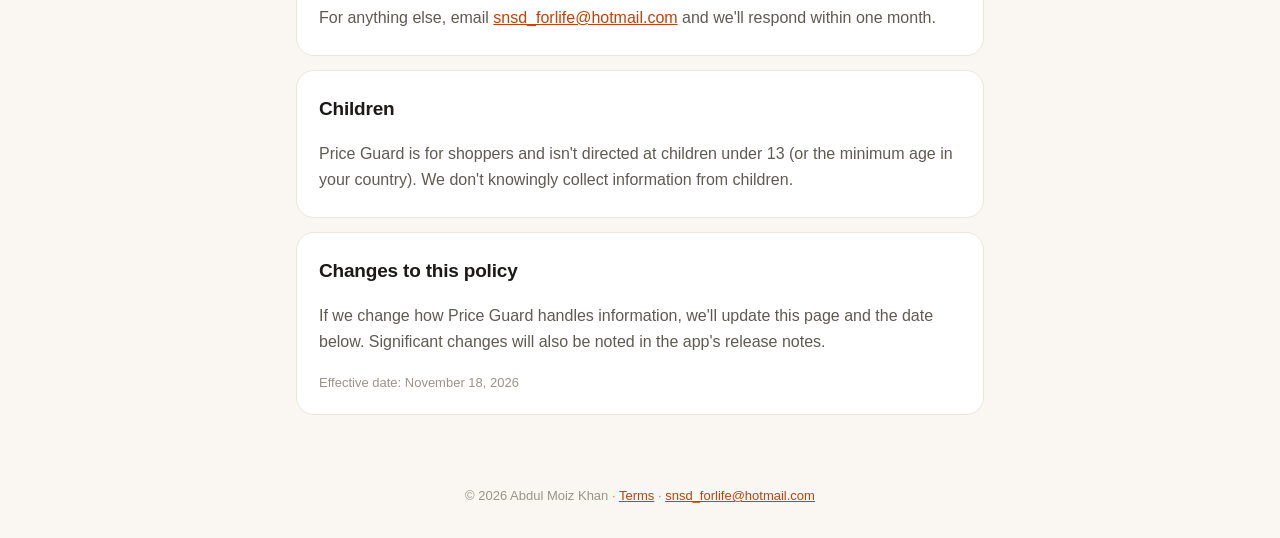
<file: priceguard/privacy.html>
<!DOCTYPE html>
<html lang="en">
<head>
<meta charset="utf-8">
<meta name="viewport" content="width=device-width, initial-scale=1">
<title>Price Guard Privacy Policy</title>
<meta name="description" content="How Price Guard handles your information.">
<link rel="icon" href="icon.png">
<link rel="apple-touch-icon" href="icon.png">
<link rel="stylesheet" href="style.css">
</head>
<body>
<header class="hero">
  <img class="tile" src="icon.png" alt="Price Guard icon">
  <h1>Privacy Policy</h1>
  <p>Price Guard</p>
  <nav style="margin-top:16px"><a href="./">Home</a><a href="privacy.html" aria-current="page">Privacy</a><a href="terms.html">Terms</a><a href="support.html">Support</a></nav>
</header>

<main>
  <section class="card summary">
    <h2>The short version</h2>
    <ul>
      <li>There's no account. We never ask for your name, email or phone number.</li>
      <li>Your photos of shelf tags and receipts are <strong>read on your phone</strong>. Your trips are stored <strong>on your phone</strong> and in <strong>your own</strong> iCloud backup. We never receive them.</li>
      <li>If you use Pro's <strong>AI double-check</strong>, one tag photo and one receipt line are sent to be read a second time, and are not kept.</li>
      <li>The free plan shows a small <strong>ad</strong> from Google AdMob, which may use your device's advertising identifier if you allow it. Pro has no ads.</li>
      <li>We don't sell your data.</li>
    </ul>
  </section>

  <section class="card">
    <h2>Who we are</h2>
    <p>Price Guard ("the app") is made by Abdul Moiz Khan ("we", "us"). Contact: <a href="mailto:snsd_forlife@hotmail.com">snsd_forlife@hotmail.com</a>.</p>
  </section>

  <section class="card">
    <h2>Information that stays on your phone</h2>
    <ul>
      <li><strong>Your photos</strong> of shelf tags and receipts. The text in them is read on your phone by Apple's or Google's built-in text recognition. The photos are not uploaded anywhere, except as described under "AI double-check" below.</li>
      <li><strong>Your trips:</strong> the stores, prices, receipt lines, your answers to the quick checks, and what you got back.</li>
      <li><strong>Your settings,</strong> such as where you shop and whether you've finished setup.</li>
    </ul>
  </section>

  <section class="card">
    <h2>Your backup</h2>
    <p>So you don't lose your trips if you delete the app or change phones, Price Guard keeps a compressed copy in <strong>your own</strong> iCloud account using Apple's iCloud key-value storage (photos are not included). It belongs to your Apple Account and is covered by <a href="https://www.apple.com/legal/privacy/" target="_blank" rel="noopener">Apple's Privacy Policy</a>. On Android, Android's automatic app backup may copy the app's data to your Google account if backup is on, covered by <a href="https://policies.google.com/privacy" target="_blank" rel="noopener">Google's Privacy Policy</a>. We can't access either backup.</p>
  </section>

  <section class="card">
    <h2>Information that leaves your phone</h2>

    <h3>AI double-check (Pro, optional)</h3>
    <p>When it's on, and only for items that look like an overcharge, Price Guard sends three things so they can be read a second time: a small copy of that item's <strong>shelf tag photo</strong>, a strip of the receipt photo showing <strong>only that one line</strong>, and the text we read on that line. With them goes a random number made by the app when it was installed, used only to apply a daily limit; it isn't linked to you.</p>
    <p>They go to our server (run on Cloudflare), which passes them to Google's Gemini API, gets the answer and sends it back to your phone. <strong>We don't store the photos or the text.</strong> Google may keep the request for a limited time to prevent abuse, under the <a href="https://ai.google.dev/gemini-api/terms" target="_blank" rel="noopener">Gemini API terms</a>; it isn't used to train Google's models. You can turn the AI double-check off in Settings.</p>

    <h3>Ads (free plan)</h3>
    <p>The free plan shows a small banner from <strong>Google AdMob</strong> on the home and history screens. To show and measure ads, Google's ads software may collect your device's advertising identifier, your approximate location from your IP address, and information about how ads are shown and tapped. On iPhone, the advertising identifier is only used if you allow it when asked ("Allow apps to request to track"); you can change this in iPhone Settings &rarr; Privacy &amp; Security &rarr; Tracking. Where the law requires it (for example in the EEA, the UK and some US states), you're asked for consent first. Google's use of this data is covered by <a href="https://policies.google.com/technologies/partner-sites" target="_blank" rel="noopener">How Google uses information from sites or apps that use its services</a>. Ads never see your photos, receipts or trips. Pro has no ads.</p>

    <h3>The rules file</h3>
    <p>Store rules change, so Price Guard checks for an updated rules file on this website (hosted by GitHub Pages) every few hours. The request contains nothing about you. Like any website, GitHub may log technical details such as your IP address. See the <a href="https://docs.github.com/site-policy/privacy-policies/github-general-privacy-statement" target="_blank" rel="noopener">GitHub Privacy Statement</a>.</p>

    <h3>Purchases</h3>
    <p>Price Guard Pro is bought through the App Store or Google Play. Apple or Google handle the payment. We never see your card details, name or email, only whether Pro is active.</p>

    <h3>Things you choose to send</h3>
    <p>If you share your savings or email us from the app, it only goes where you send it.</p>
  </section>

  <section class="card">
    <h2>What we don't do</h2>
    <ul>
      <li>We don't collect your precise location.</li>
      <li>We don't use analytics or crash-tracking services.</li>
      <li>We don't sell your information, and we never share your photos, receipts or trips with stores, advertisers or anyone else.</li>
    </ul>
  </section>

  <section class="card">
    <h2>Legal bases (GDPR)</h2>
    <p>Where the GDPR or UK GDPR applies: the AI double-check is processed to provide the feature you turned on (contract); personalised ads are shown only with your consent, which you can withdraw at any time; and the rules file request is handled by our hosting provider for our legitimate interest in keeping the app's rules current.</p>
  </section>

  <section class="card">
    <h2>Your rights and deleting your data</h2>
    <p>Depending on where you live (for example under the GDPR, UK GDPR, Canada's PIPEDA, Quebec's Law 25, Australia's Privacy Act or California's CCPA/CPRA), you may have the right to access, correct, delete or get a copy of your personal information, to withdraw consent, and to complain to your local data protection authority.</p>
    <ul>
      <li><strong>Erase everything:</strong> Settings &rarr; <em>Erase all data</em> deletes your trips and photos from your phone and from your iCloud backup.</li>
      <li><strong>Ads:</strong> change tracking in iPhone Settings &rarr; Privacy &amp; Security &rarr; Tracking, or reset your advertising identifier.</li>
      <li><strong>AI double-check:</strong> turn it off in Settings.</li>
    </ul>
    <p>For anything else, email <a href="mailto:snsd_forlife@hotmail.com">snsd_forlife@hotmail.com</a> and we'll respond within one month.</p>
  </section>

  <section class="card">
    <h2>Children</h2>
    <p>Price Guard is for shoppers and isn't directed at children under 13 (or the minimum age in your country). We don't knowingly collect information from children.</p>
  </section>

  <section class="card">
    <h2>Changes to this policy</h2>
    <p>If we change how Price Guard handles information, we'll update this page and the date below. Significant changes will also be noted in the app's release notes.</p>
    <p class="meta">Effective date: November 18, 2026</p>
  </section>
</main>

<footer>&copy; 2026 Abdul Moiz Khan &middot; <a href="terms.html">Terms</a> &middot; <a href="mailto:snsd_forlife@hotmail.com">snsd_forlife@hotmail.com</a></footer>
</body>
</html>
</file>
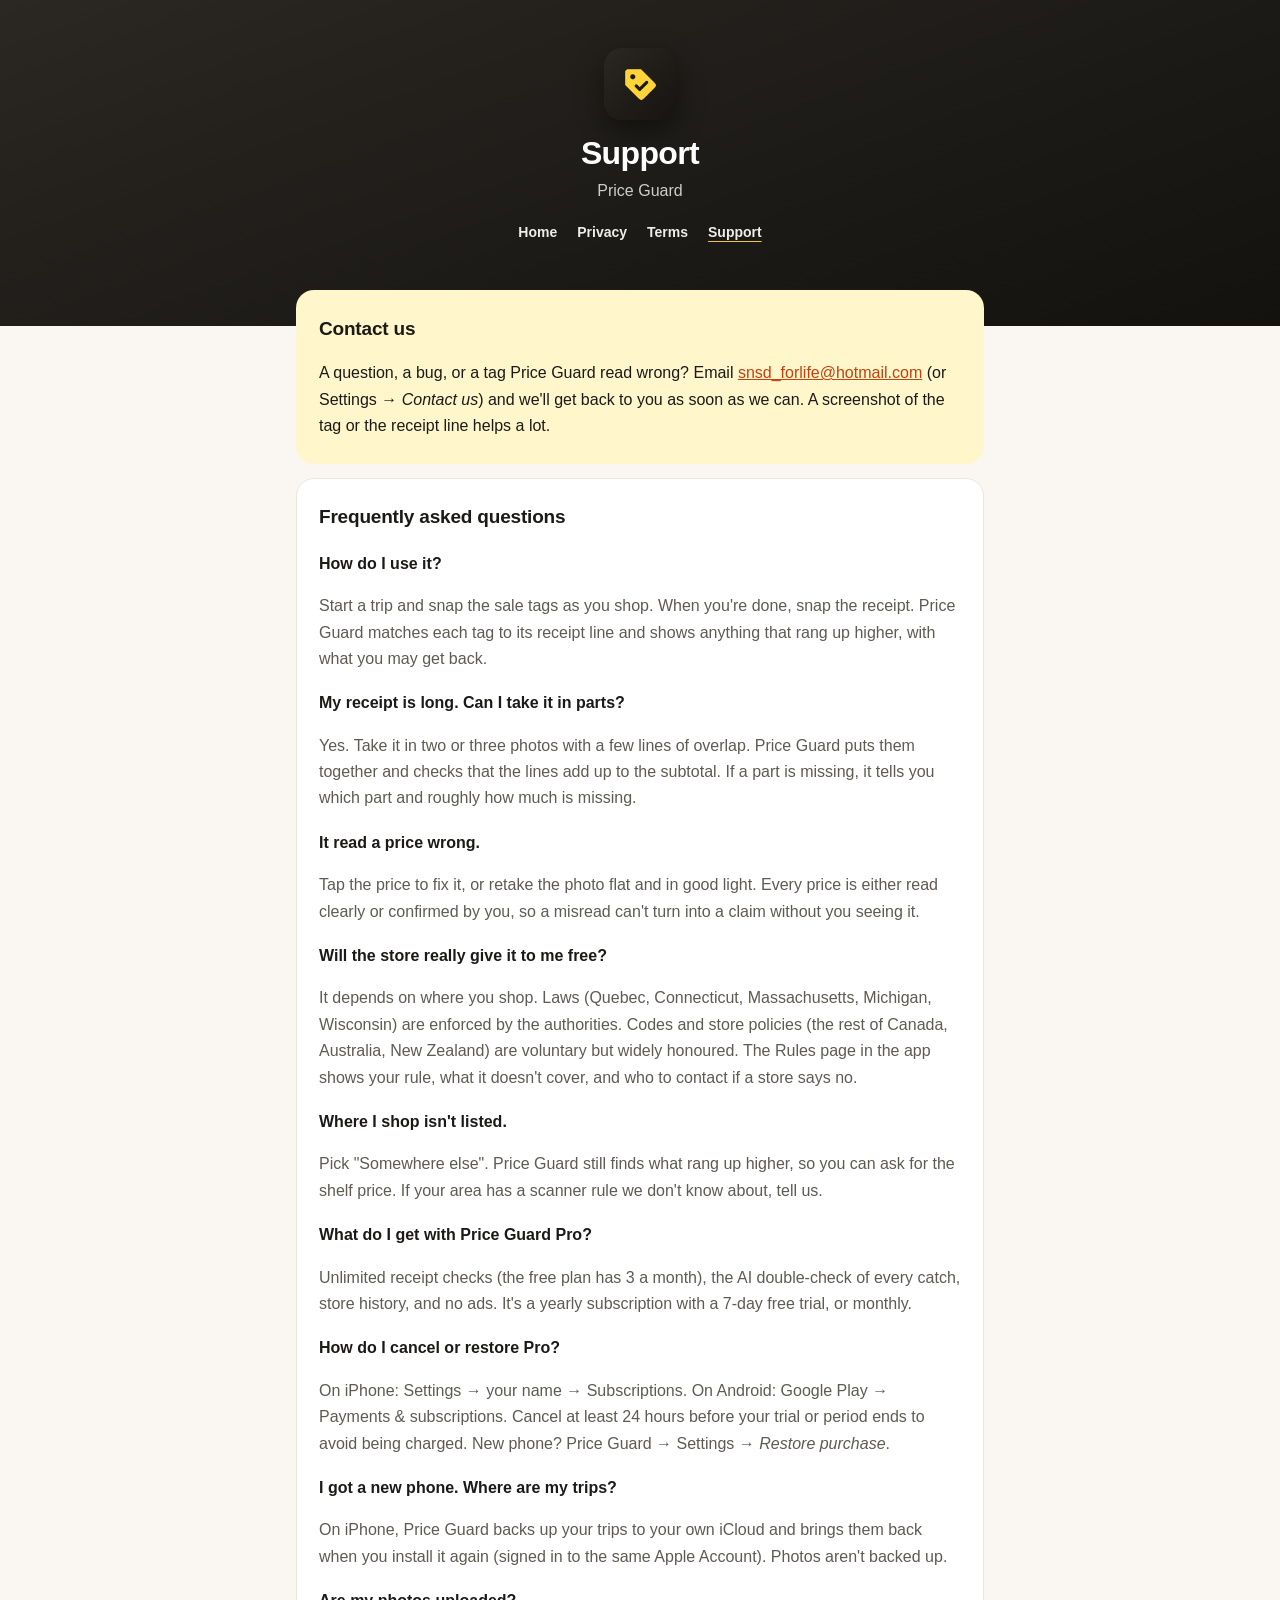
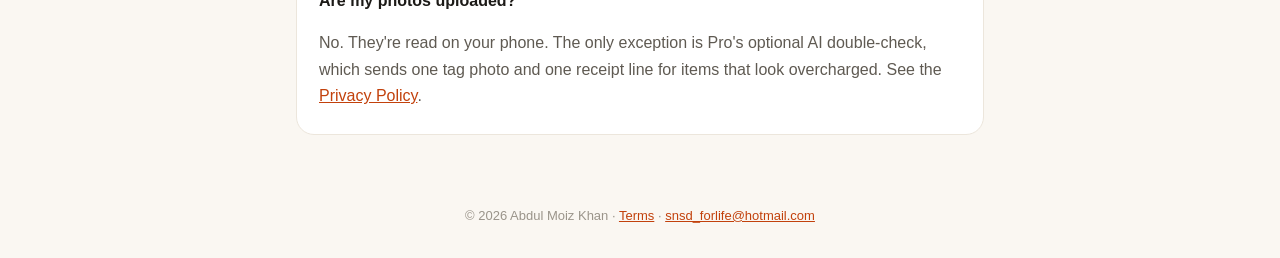
<file: priceguard/support.html>
<!DOCTYPE html>
<html lang="en">
<head>
<meta charset="utf-8">
<meta name="viewport" content="width=device-width, initial-scale=1">
<title>Price Guard Support</title>
<meta name="description" content="Help with Price Guard: how it works, the rules, Pro and your data.">
<link rel="icon" href="icon.png">
<link rel="apple-touch-icon" href="icon.png">
<link rel="stylesheet" href="style.css">
</head>
<body>
<header class="hero">
  <img class="tile" src="icon.png" alt="Price Guard icon">
  <h1>Support</h1>
  <p>Price Guard</p>
  <nav style="margin-top:16px"><a href="./">Home</a><a href="privacy.html">Privacy</a><a href="terms.html">Terms</a><a href="support.html" aria-current="page">Support</a></nav>
</header>

<main>
  <section class="card summary">
    <h2>Contact us</h2>
    <p>A question, a bug, or a tag Price Guard read wrong? Email <a href="mailto:snsd_forlife@hotmail.com">snsd_forlife@hotmail.com</a> (or Settings &rarr; <em>Contact us</em>) and we'll get back to you as soon as we can. A screenshot of the tag or the receipt line helps a lot.</p>
  </section>

  <section class="card">
    <h2>Frequently asked questions</h2>

    <h3>How do I use it?</h3>
    <p>Start a trip and snap the sale tags as you shop. When you're done, snap the receipt. Price Guard matches each tag to its receipt line and shows anything that rang up higher, with what you may get back.</p>

    <h3>My receipt is long. Can I take it in parts?</h3>
    <p>Yes. Take it in two or three photos with a few lines of overlap. Price Guard puts them together and checks that the lines add up to the subtotal. If a part is missing, it tells you which part and roughly how much is missing.</p>

    <h3>It read a price wrong.</h3>
    <p>Tap the price to fix it, or retake the photo flat and in good light. Every price is either read clearly or confirmed by you, so a misread can't turn into a claim without you seeing it.</p>

    <h3>Will the store really give it to me free?</h3>
    <p>It depends on where you shop. Laws (Quebec, Connecticut, Massachusetts, Michigan, Wisconsin) are enforced by the authorities. Codes and store policies (the rest of Canada, Australia, New Zealand) are voluntary but widely honoured. The Rules page in the app shows your rule, what it doesn't cover, and who to contact if a store says no.</p>

    <h3>Where I shop isn't listed.</h3>
    <p>Pick "Somewhere else". Price Guard still finds what rang up higher, so you can ask for the shelf price. If your area has a scanner rule we don't know about, tell us.</p>

    <h3>What do I get with Price Guard Pro?</h3>
    <p>Unlimited receipt checks (the free plan has 3 a month), the AI double-check of every catch, store history, and no ads. It's a yearly subscription with a 7-day free trial, or monthly.</p>

    <h3>How do I cancel or restore Pro?</h3>
    <p>On iPhone: Settings &rarr; your name &rarr; Subscriptions. On Android: Google Play &rarr; Payments &amp; subscriptions. Cancel at least 24 hours before your trial or period ends to avoid being charged. New phone? Price Guard &rarr; Settings &rarr; <em>Restore purchase</em>.</p>

    <h3>I got a new phone. Where are my trips?</h3>
    <p>On iPhone, Price Guard backs up your trips to your own iCloud and brings them back when you install it again (signed in to the same Apple Account). Photos aren't backed up.</p>

    <h3>Are my photos uploaded?</h3>
    <p>No. They're read on your phone. The only exception is Pro's optional AI double-check, which sends one tag photo and one receipt line for items that look overcharged. See the <a href="privacy.html">Privacy Policy</a>.</p>
  </section>
</main>

<footer>&copy; 2026 Abdul Moiz Khan &middot; <a href="terms.html">Terms</a> &middot; <a href="mailto:snsd_forlife@hotmail.com">snsd_forlife@hotmail.com</a></footer>
</body>
</html>
</file>
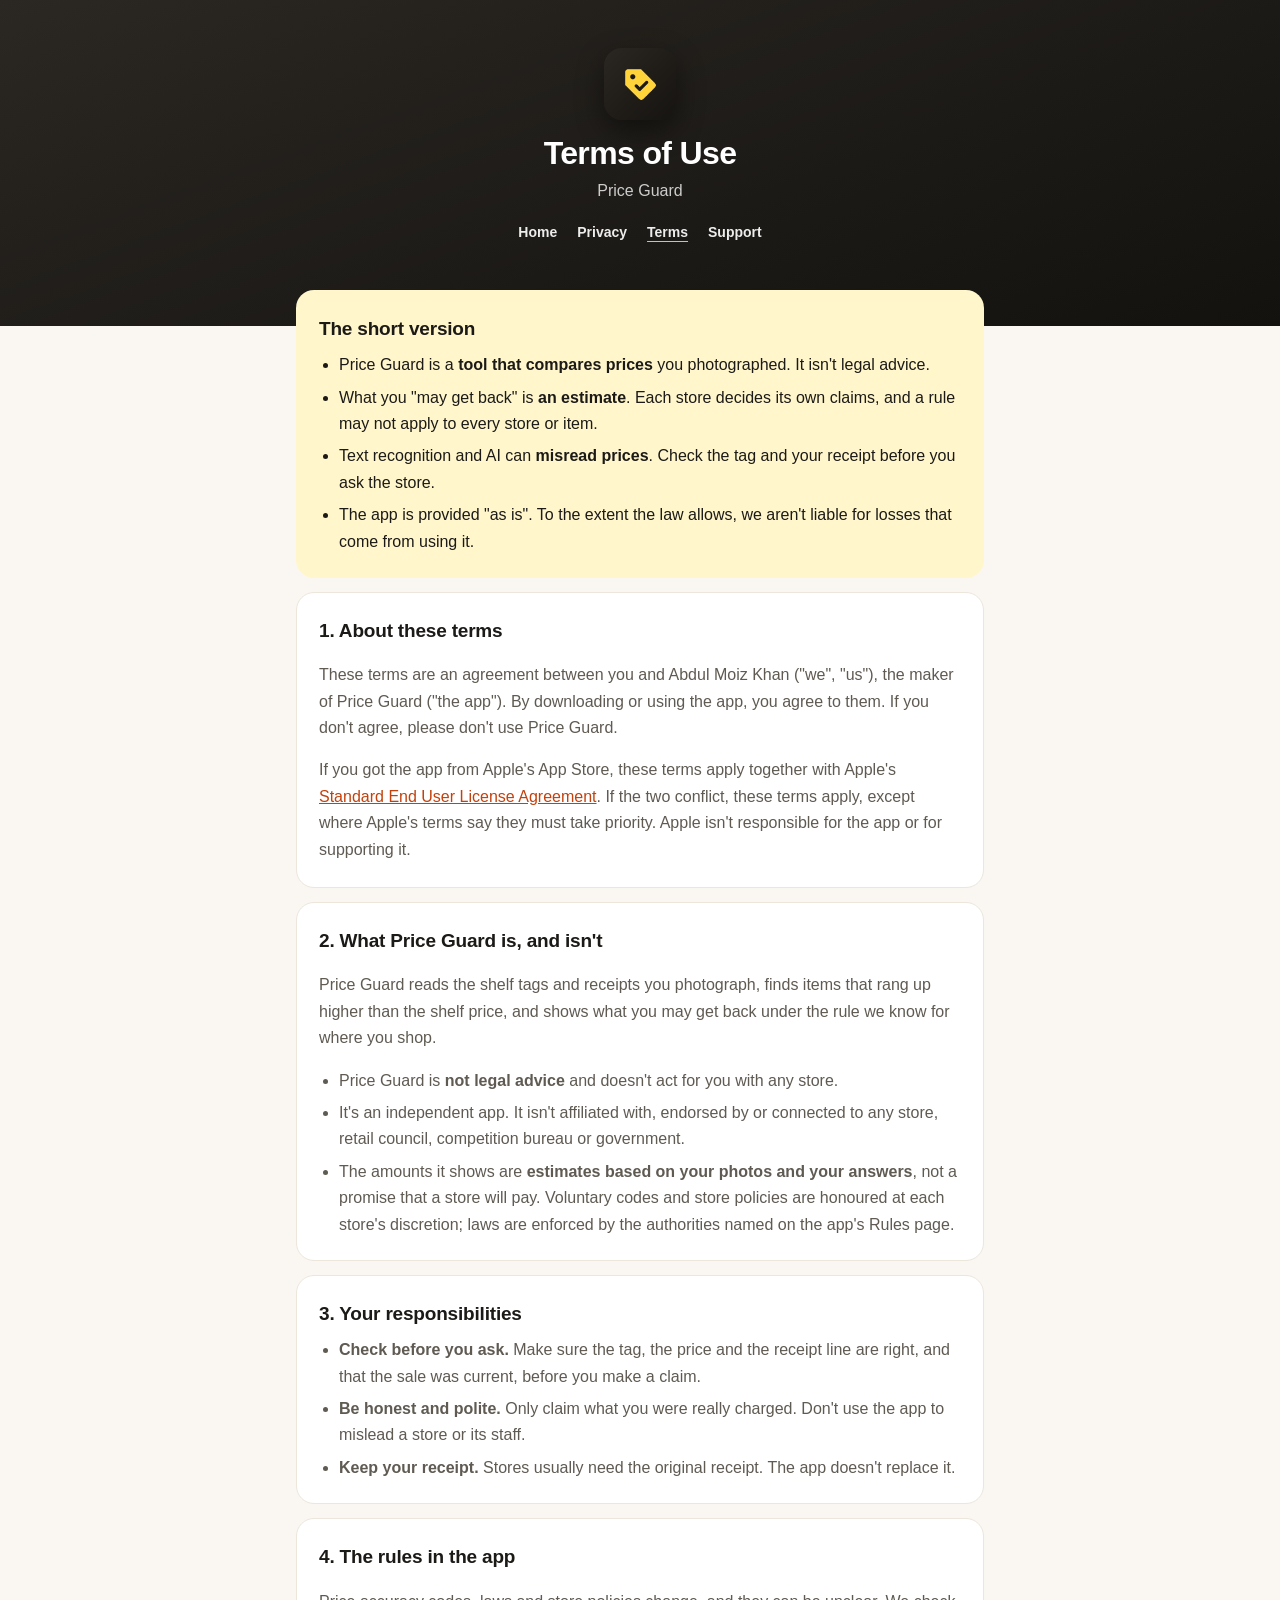
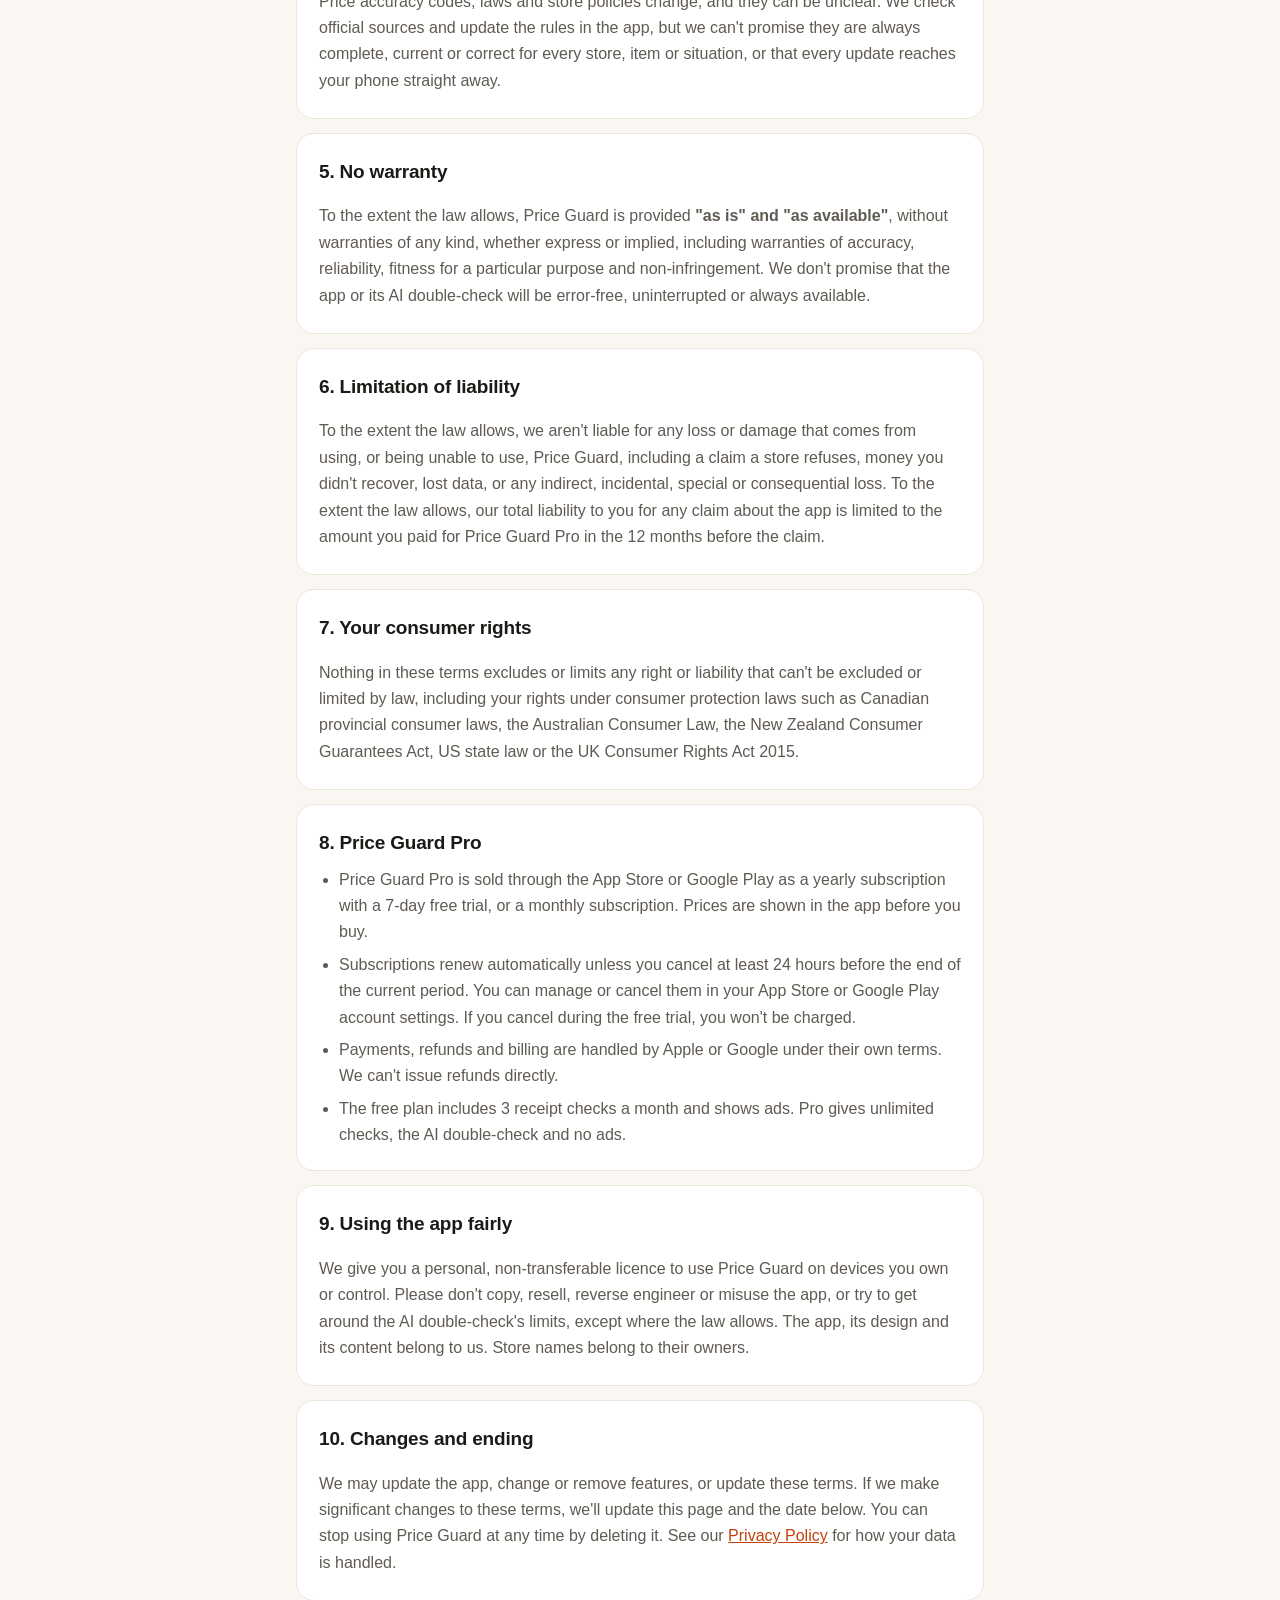
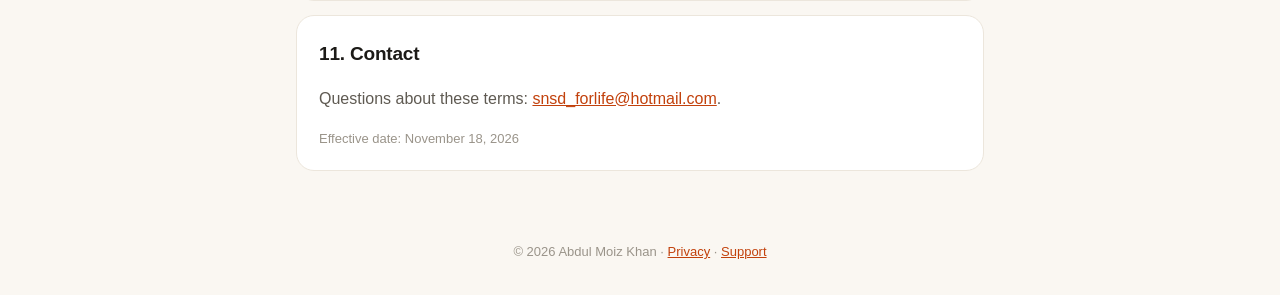
<file: priceguard/terms.html>
<!DOCTYPE html>
<html lang="en">
<head>
<meta charset="utf-8">
<meta name="viewport" content="width=device-width, initial-scale=1">
<title>Price Guard Terms of Use</title>
<meta name="description" content="The terms for using Price Guard.">
<link rel="icon" href="icon.png">
<link rel="apple-touch-icon" href="icon.png">
<link rel="stylesheet" href="style.css">
</head>
<body>
<header class="hero">
  <img class="tile" src="icon.png" alt="Price Guard icon">
  <h1>Terms of Use</h1>
  <p>Price Guard</p>
  <nav style="margin-top:16px"><a href="./">Home</a><a href="privacy.html">Privacy</a><a href="terms.html" aria-current="page">Terms</a><a href="support.html">Support</a></nav>
</header>

<main>
  <section class="card summary">
    <h2>The short version</h2>
    <ul>
      <li>Price Guard is a <strong>tool that compares prices</strong> you photographed. It isn't legal advice.</li>
      <li>What you "may get back" is <strong>an estimate</strong>. Each store decides its own claims, and a rule may not apply to every store or item.</li>
      <li>Text recognition and AI can <strong>misread prices</strong>. Check the tag and your receipt before you ask the store.</li>
      <li>The app is provided "as is". To the extent the law allows, we aren't liable for losses that come from using it.</li>
    </ul>
  </section>

  <section class="card">
    <h2>1. About these terms</h2>
    <p>These terms are an agreement between you and Abdul Moiz Khan ("we", "us"), the maker of Price Guard ("the app"). By downloading or using the app, you agree to them. If you don't agree, please don't use Price Guard.</p>
    <p>If you got the app from Apple's App Store, these terms apply together with Apple's <a href="https://www.apple.com/legal/internet-services/itunes/dev/stdeula/" target="_blank" rel="noopener">Standard End User License Agreement</a>. If the two conflict, these terms apply, except where Apple's terms say they must take priority. Apple isn't responsible for the app or for supporting it.</p>
  </section>

  <section class="card">
    <h2>2. What Price Guard is, and isn't</h2>
    <p>Price Guard reads the shelf tags and receipts you photograph, finds items that rang up higher than the shelf price, and shows what you may get back under the rule we know for where you shop.</p>
    <ul>
      <li>Price Guard is <strong>not legal advice</strong> and doesn't act for you with any store.</li>
      <li>It's an independent app. It isn't affiliated with, endorsed by or connected to any store, retail council, competition bureau or government.</li>
      <li>The amounts it shows are <strong>estimates based on your photos and your answers</strong>, not a promise that a store will pay. Voluntary codes and store policies are honoured at each store's discretion; laws are enforced by the authorities named on the app's Rules page.</li>
    </ul>
  </section>

  <section class="card">
    <h2>3. Your responsibilities</h2>
    <ul>
      <li><strong>Check before you ask.</strong> Make sure the tag, the price and the receipt line are right, and that the sale was current, before you make a claim.</li>
      <li><strong>Be honest and polite.</strong> Only claim what you were really charged. Don't use the app to mislead a store or its staff.</li>
      <li><strong>Keep your receipt.</strong> Stores usually need the original receipt. The app doesn't replace it.</li>
    </ul>
  </section>

  <section class="card">
    <h2>4. The rules in the app</h2>
    <p>Price accuracy codes, laws and store policies change, and they can be unclear. We check official sources and update the rules in the app, but we can't promise they are always complete, current or correct for every store, item or situation, or that every update reaches your phone straight away.</p>
  </section>

  <section class="card">
    <h2>5. No warranty</h2>
    <p>To the extent the law allows, Price Guard is provided <strong>"as is" and "as available"</strong>, without warranties of any kind, whether express or implied, including warranties of accuracy, reliability, fitness for a particular purpose and non-infringement. We don't promise that the app or its AI double-check will be error-free, uninterrupted or always available.</p>
  </section>

  <section class="card">
    <h2>6. Limitation of liability</h2>
    <p>To the extent the law allows, we aren't liable for any loss or damage that comes from using, or being unable to use, Price Guard, including a claim a store refuses, money you didn't recover, lost data, or any indirect, incidental, special or consequential loss. To the extent the law allows, our total liability to you for any claim about the app is limited to the amount you paid for Price Guard Pro in the 12 months before the claim.</p>
  </section>

  <section class="card">
    <h2>7. Your consumer rights</h2>
    <p>Nothing in these terms excludes or limits any right or liability that can't be excluded or limited by law, including your rights under consumer protection laws such as Canadian provincial consumer laws, the Australian Consumer Law, the New Zealand Consumer Guarantees Act, US state law or the UK Consumer Rights Act 2015.</p>
  </section>

  <section class="card">
    <h2>8. Price Guard Pro</h2>
    <ul>
      <li>Price Guard Pro is sold through the App Store or Google Play as a yearly subscription with a 7-day free trial, or a monthly subscription. Prices are shown in the app before you buy.</li>
      <li>Subscriptions renew automatically unless you cancel at least 24 hours before the end of the current period. You can manage or cancel them in your App Store or Google Play account settings. If you cancel during the free trial, you won't be charged.</li>
      <li>Payments, refunds and billing are handled by Apple or Google under their own terms. We can't issue refunds directly.</li>
      <li>The free plan includes 3 receipt checks a month and shows ads. Pro gives unlimited checks, the AI double-check and no ads.</li>
    </ul>
  </section>

  <section class="card">
    <h2>9. Using the app fairly</h2>
    <p>We give you a personal, non-transferable licence to use Price Guard on devices you own or control. Please don't copy, resell, reverse engineer or misuse the app, or try to get around the AI double-check's limits, except where the law allows. The app, its design and its content belong to us. Store names belong to their owners.</p>
  </section>

  <section class="card">
    <h2>10. Changes and ending</h2>
    <p>We may update the app, change or remove features, or update these terms. If we make significant changes to these terms, we'll update this page and the date below. You can stop using Price Guard at any time by deleting it. See our <a href="privacy.html">Privacy Policy</a> for how your data is handled.</p>
  </section>

  <section class="card">
    <h2>11. Contact</h2>
    <p>Questions about these terms: <a href="mailto:snsd_forlife@hotmail.com">snsd_forlife@hotmail.com</a>.</p>
    <p class="meta">Effective date: November 18, 2026</p>
  </section>
</main>

<footer>&copy; 2026 Abdul Moiz Khan &middot; <a href="privacy.html">Privacy</a> &middot; <a href="support.html">Support</a></footer>
</body>
</html>
</file>
<file: hourguard/style.css>
:root {
  --ink: #14161F; --ink-soft: #4F5466; --muted: #8B90A0; --line: #E4E6EE;
  --canvas: #F3F4F8; --card: #FFFFFF; --brand: #3F4BD8; --brand-deep: #2A34A8; --brand-soft: #ECEEFD;
}
@media (prefers-color-scheme: dark) {
  :root { --ink: #ECEEF4; --ink-soft: #B6BACB; --muted: #8B90A0; --line: #2A2D3A; --canvas: #0F1016; --card: #171923; --brand: #8F98FF; --brand-deep: #B9BFFF; --brand-soft: #1E2246; }
}
* { box-sizing: border-box; }
body { margin: 0; background: var(--canvas); color: var(--ink); font: 16px/1.65 -apple-system, BlinkMacSystemFont, "Segoe UI", Roboto, Helvetica, Arial, sans-serif; -webkit-font-smoothing: antialiased; }
.hero { background: linear-gradient(160deg, #5563EE 0%, #3F4BD8 55%, #2E38B8 100%); color: #fff; padding: 48px 20px 64px; text-align: center; }
.hero .tile { width: 72px; height: 72px; border-radius: 18px; display: block; margin: 0 auto 14px; box-shadow: 0 10px 28px rgba(16,20,90,.35); }
.hero h1 { margin: 0; font-size: 32px; letter-spacing: -0.02em; line-height: 1.2; }
.hero p { margin: 6px 0 0; color: rgba(255,255,255,.85); }
main { max-width: 720px; margin: -36px auto 0; padding: 0 16px 48px; }
.card { background: var(--card); border: 1px solid var(--line); border-radius: 18px; padding: 22px 22px 8px; margin-bottom: 14px; }
h2 { font-size: 19px; margin: 0 0 8px; letter-spacing: -0.01em; }
h3 { font-size: 16px; margin: 18px 0 4px; }
p, li { color: var(--ink-soft); }
ul { padding-left: 20px; margin: 0 0 14px; }
li { margin-bottom: 6px; }
a { color: var(--brand); }
.summary { background: var(--brand-soft); border-color: transparent; }
.summary li { color: var(--ink); }
.meta { font-size: 13px; color: var(--muted); }
nav { text-align: center; margin: 4px 0 18px; font-size: 14px; }
nav a { margin: 0 10px; color: #fff; text-decoration: none; font-weight: 600; opacity: .92; }
nav a[aria-current] { text-decoration: underline; text-underline-offset: 4px; }
footer { text-align: center; font-size: 13px; color: var(--muted); padding: 8px 16px 32px; }
</file>
<file: katori/style.css>
body { margin: 0; background: #FBF7F3; color: #2A2030; font: 17px/1.6 -apple-system, BlinkMacSystemFont, "Segoe UI", Roboto, sans-serif; }
main { max-width: 680px; margin: 0 auto; padding: 48px 20px 64px; }
.logo { width: 64px; height: 64px; border-radius: 18px; background: linear-gradient(135deg, #A13A70, #6A1F45); display: flex; align-items: center; justify-content: center; }
h1 { font-size: 32px; line-height: 1.15; margin: 22px 0 8px; }
h2 { font-size: 20px; margin: 0 0 8px; }
h3 { font-size: 16px; margin: 18px 0 4px; }
p, li { color: #4F4456; }
.updated { color: #A2979F; font-size: 14px; }
.card { background: #FFFFFF; border: 1px solid #EEE6DF; border-radius: 20px; padding: 20px 22px; margin: 18px 0; }
.note { background: #FCEBD9; color: #8A4B00; border-radius: 16px; padding: 14px 18px; font-weight: 600; }
a { color: #8A2D5C; }
footer { margin-top: 36px; font-size: 14px; color: #A2979F; }
</file>
<file: ladle/style.css>
:root {
  --ink: #1A1C20; --ink-soft: #4E5562; --muted: #8A909B; --line: #E3E7EE;
  --canvas: #F4F6FA; --card: #FFFFFF; --blue: #2F7DFA; --blue-deep: #1B5FD1; --blue-soft: #EAF1FE;
}
@media (prefers-color-scheme: dark) {
  :root { --ink: #ECEFF4; --ink-soft: #B4BBC7; --muted: #8A909B; --line: #2A2F38; --canvas: #101317; --card: #171B21; --blue: #5B9BFF; --blue-deep: #8DB8FF; --blue-soft: #1A2740; }
}
* { box-sizing: border-box; }
body { margin: 0; background: var(--canvas); color: var(--ink); font: 16px/1.65 -apple-system, BlinkMacSystemFont, "Segoe UI", Roboto, Helvetica, Arial, sans-serif; -webkit-font-smoothing: antialiased; }
.hero { background: linear-gradient(160deg, #3C8BFF 0%, #2569EA 55%, #1A4FC4 100%); color: #fff; padding: 48px 20px 64px; text-align: center; }
.hero .tile { width: 72px; height: 72px; border-radius: 18px; display: block; margin: 0 auto 14px; box-shadow: 0 10px 28px rgba(6,30,90,.35); }
.hero h1 { margin: 0; font-size: 32px; letter-spacing: -0.02em; }
.hero p { margin: 6px 0 0; color: rgba(255,255,255,.85); }
main { max-width: 720px; margin: -36px auto 0; padding: 0 16px 48px; }
.card { background: var(--card); border: 1px solid var(--line); border-radius: 18px; padding: 22px 22px 8px; margin-bottom: 14px; }
h2 { font-size: 19px; margin: 0 0 8px; letter-spacing: -0.01em; }
h3 { font-size: 16px; margin: 18px 0 4px; }
p, li { color: var(--ink-soft); }
ul { padding-left: 20px; margin: 0 0 14px; }
li { margin-bottom: 6px; }
a { color: var(--blue); }
.summary { background: var(--blue-soft); border-color: transparent; }
.summary li { color: var(--ink); }
.meta { font-size: 13px; color: var(--muted); }
nav { text-align: center; margin: 4px 0 18px; font-size: 14px; }
nav a { margin: 0 10px; color: #fff; text-decoration: none; font-weight: 600; opacity: .92; }
footer { text-align: center; font-size: 13px; color: var(--muted); padding: 8px 16px 32px; }
</file>
<file: priceguard/style.css>
:root {
  --ink: #1C1A17; --ink-soft: #5F5A52; --muted: #9A948A; --line: #ECE6DC;
  --canvas: #FAF7F2; --card: #FFFFFF; --brand: #C2410C; --brand-deep: #9A3412; --brand-soft: #FDEBDD;
  --tag: #FFD43B; --tag-soft: #FFF6CC; --money: #18804A; --money-soft: #E3F4EA;
}
@media (prefers-color-scheme: dark) {
  :root { --ink: #F3EFE8; --ink-soft: #C9C2B6; --muted: #9A948A; --line: #2E2A25; --canvas: #14120F; --card: #1E1B17; --brand: #F08A4B; --brand-deep: #F6B183; --brand-soft: #3A2316; --tag-soft: #3A3215; --money-soft: #15301F; }
}
* { box-sizing: border-box; }
body { margin: 0; background: var(--canvas); color: var(--ink); font: 16px/1.65 -apple-system, BlinkMacSystemFont, "Segoe UI", Roboto, Helvetica, Arial, sans-serif; -webkit-font-smoothing: antialiased; }
.hero { background: linear-gradient(160deg, #2B2722 0%, #1C1A17 60%, #14120F 100%); color: #fff; padding: 48px 20px 64px; text-align: center; }
.hero .tile { width: 72px; height: 72px; border-radius: 18px; display: block; margin: 0 auto 14px; box-shadow: 0 10px 28px rgba(0,0,0,.45); }
.hero h1 { margin: 0; font-size: 32px; letter-spacing: -0.02em; line-height: 1.2; }
.hero h1 em { font-style: normal; color: var(--tag); }
.hero p { margin: 6px 0 0; color: rgba(255,255,255,.78); }
main { max-width: 720px; margin: -36px auto 0; padding: 0 16px 48px; }
.card { background: var(--card); border: 1px solid var(--line); border-radius: 18px; padding: 22px 22px 8px; margin-bottom: 14px; }
h2 { font-size: 19px; margin: 0 0 8px; letter-spacing: -0.01em; }
h3 { font-size: 16px; margin: 18px 0 4px; }
p, li { color: var(--ink-soft); }
ul { padding-left: 20px; margin: 0 0 14px; }
li { margin-bottom: 6px; }
a { color: var(--brand); }
.summary { background: var(--tag-soft); border-color: transparent; }
.summary li, .summary p { color: var(--ink); }
.money { background: var(--money-soft); border-color: transparent; }
table { width: 100%; border-collapse: collapse; margin: 4px 0 16px; font-size: 15px; }
th, td { text-align: left; padding: 8px 6px; border-bottom: 1px solid var(--line); vertical-align: top; }
th { color: var(--ink); font-weight: 600; }
td { color: var(--ink-soft); }
.meta { font-size: 13px; color: var(--muted); }
nav { text-align: center; margin: 4px 0 18px; font-size: 14px; }
nav a { margin: 0 10px; color: #fff; text-decoration: none; font-weight: 600; opacity: .92; }
nav a[aria-current] { text-decoration: underline; text-underline-offset: 4px; text-decoration-color: var(--tag); }
footer { text-align: center; font-size: 13px; color: var(--muted); padding: 8px 16px 32px; }
</file>
